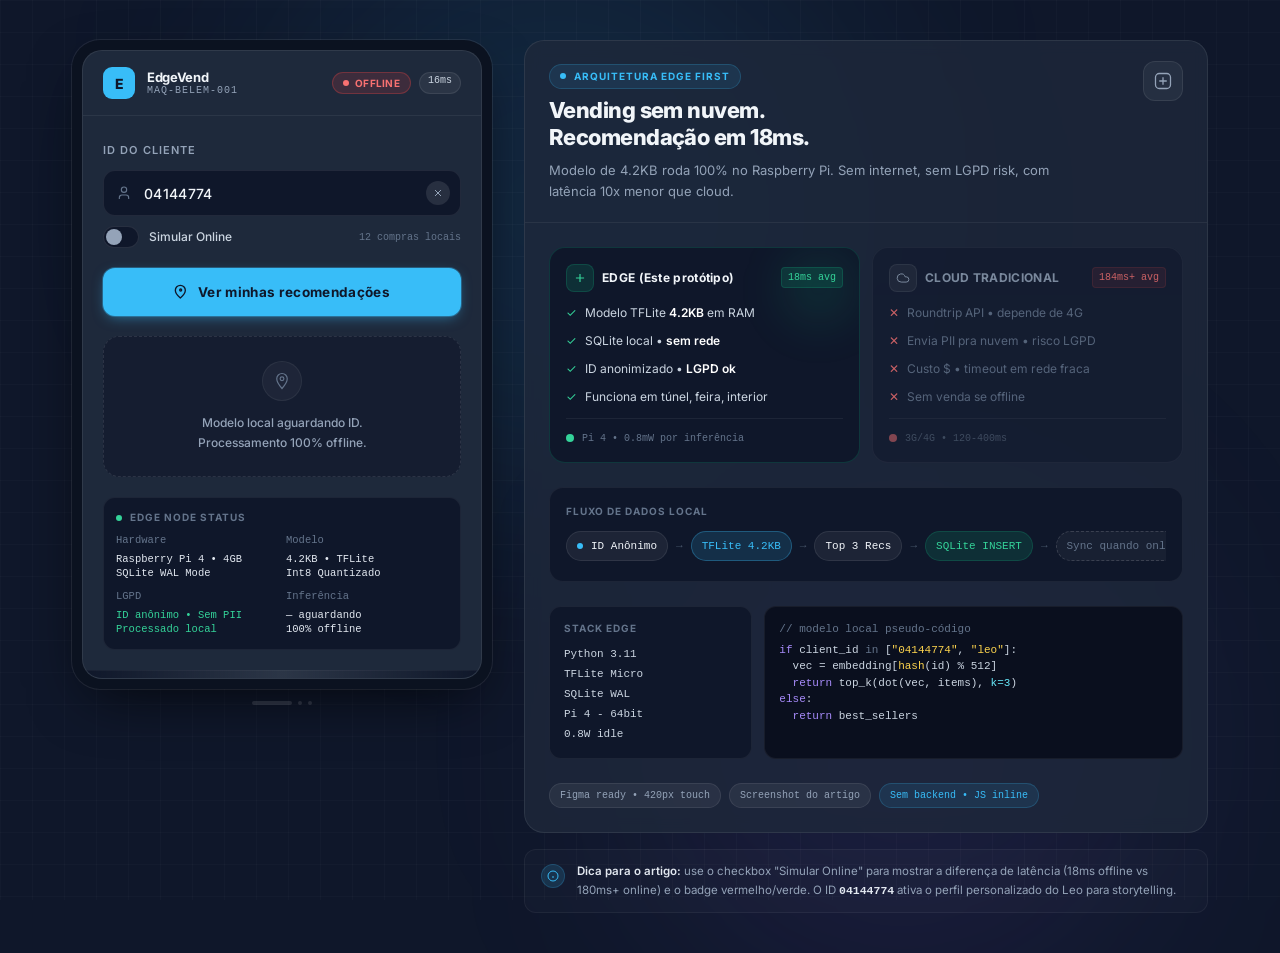
<file: index.html>
<!DOCTYPE html>
<html lang="en">
<head>
  <meta charset="UTF-8">
  <meta name="viewport" content="width=device-width, initial-scale=1">
  <title>React Artifact</title>
  <style>*,:after,:before{--tw-border-spacing-x:0;--tw-border-spacing-y:0;--tw-translate-x:0;--tw-translate-y:0;--tw-rotate:0;--tw-skew-x:0;--tw-skew-y:0;--tw-scale-x:1;--tw-scale-y:1;--tw-pan-x: ;--tw-pan-y: ;--tw-pinch-zoom: ;--tw-scroll-snap-strictness:proximity;--tw-gradient-from-position: ;--tw-gradient-via-position: ;--tw-gradient-to-position: ;--tw-ordinal: ;--tw-slashed-zero: ;--tw-numeric-figure: ;--tw-numeric-spacing: ;--tw-numeric-fraction: ;--tw-ring-inset: ;--tw-ring-offset-width:0px;--tw-ring-offset-color:#fff;--tw-ring-color:rgba(59,130,246,.5);--tw-ring-offset-shadow:0 0 #0000;--tw-ring-shadow:0 0 #0000;--tw-shadow:0 0 #0000;--tw-shadow-colored:0 0 #0000;--tw-blur: ;--tw-brightness: ;--tw-contrast: ;--tw-grayscale: ;--tw-hue-rotate: ;--tw-invert: ;--tw-saturate: ;--tw-sepia: ;--tw-drop-shadow: ;--tw-backdrop-blur: ;--tw-backdrop-brightness: ;--tw-backdrop-contrast: ;--tw-backdrop-grayscale: ;--tw-backdrop-hue-rotate: ;--tw-backdrop-invert: ;--tw-backdrop-opacity: ;--tw-backdrop-saturate: ;--tw-backdrop-sepia: ;--tw-contain-size: ;--tw-contain-layout: ;--tw-contain-paint: ;--tw-contain-style: }::backdrop{--tw-border-spacing-x:0;--tw-border-spacing-y:0;--tw-translate-x:0;--tw-translate-y:0;--tw-rotate:0;--tw-skew-x:0;--tw-skew-y:0;--tw-scale-x:1;--tw-scale-y:1;--tw-pan-x: ;--tw-pan-y: ;--tw-pinch-zoom: ;--tw-scroll-snap-strictness:proximity;--tw-gradient-from-position: ;--tw-gradient-via-position: ;--tw-gradient-to-position: ;--tw-ordinal: ;--tw-slashed-zero: ;--tw-numeric-figure: ;--tw-numeric-spacing: ;--tw-numeric-fraction: ;--tw-ring-inset: ;--tw-ring-offset-width:0px;--tw-ring-offset-color:#fff;--tw-ring-color:rgba(59,130,246,.5);--tw-ring-offset-shadow:0 0 #0000;--tw-ring-shadow:0 0 #0000;--tw-shadow:0 0 #0000;--tw-shadow-colored:0 0 #0000;--tw-blur: ;--tw-brightness: ;--tw-contrast: ;--tw-grayscale: ;--tw-hue-rotate: ;--tw-invert: ;--tw-saturate: ;--tw-sepia: ;--tw-drop-shadow: ;--tw-backdrop-blur: ;--tw-backdrop-brightness: ;--tw-backdrop-contrast: ;--tw-backdrop-grayscale: ;--tw-backdrop-hue-rotate: ;--tw-backdrop-invert: ;--tw-backdrop-opacity: ;--tw-backdrop-saturate: ;--tw-backdrop-sepia: ;--tw-contain-size: ;--tw-contain-layout: ;--tw-contain-paint: ;--tw-contain-style: }/*! tailwindcss v3.4.18 | MIT License | https://tailwindcss.com*/*,:after,:before{box-sizing:border-box;border:0 solid #e5e7eb}:after,:before{--tw-content:""}:host,html{line-height:1.5;-webkit-text-size-adjust:100%;-moz-tab-size:4;-o-tab-size:4;tab-size:4;font-family:ui-sans-serif,system-ui,sans-serif,Apple Color Emoji,Segoe UI Emoji,Segoe UI Symbol,Noto Color Emoji;font-feature-settings:normal;font-variation-settings:normal;-webkit-tap-highlight-color:transparent}body{line-height:inherit}hr{height:0;color:inherit;border-top-width:1px}abbr:where([title]){-webkit-text-decoration:underline dotted;text-decoration:underline dotted}h1,h2,h3,h4,h5,h6{font-size:inherit;font-weight:inherit}a{color:inherit;text-decoration:inherit}b,strong{font-weight:bolder}code,kbd,pre,samp{font-family:ui-monospace,SFMono-Regular,Menlo,Monaco,Consolas,Liberation Mono,Courier New,monospace;font-feature-settings:normal;font-variation-settings:normal;font-size:1em}small{font-size:80%}sub,sup{font-size:75%;line-height:0;position:relative;vertical-align:baseline}sub{bottom:-.25em}sup{top:-.5em}table{text-indent:0;border-color:inherit;border-collapse:collapse}button,input,optgroup,select,textarea{font-family:inherit;font-feature-settings:inherit;font-variation-settings:inherit;font-size:100%;font-weight:inherit;line-height:inherit;letter-spacing:inherit;color:inherit;margin:0;padding:0}button,select{text-transform:none}button,input:where([type=button]),input:where([type=reset]),input:where([type=submit]){-webkit-appearance:button;background-color:transparent;background-image:none}:-moz-focusring{outline:auto}:-moz-ui-invalid{box-shadow:none}progress{vertical-align:baseline}::-webkit-inner-spin-button,::-webkit-outer-spin-button{height:auto}[type=search]{-webkit-appearance:textfield;outline-offset:-2px}::-webkit-search-decoration{-webkit-appearance:none}::-webkit-file-upload-button{-webkit-appearance:button;font:inherit}summary{display:list-item}blockquote,dd,dl,figure,h1,h2,h3,h4,h5,h6,hr,p,pre{margin:0}fieldset{margin:0}fieldset,legend{padding:0}menu,ol,ul{list-style:none;margin:0;padding:0}dialog{padding:0}textarea{resize:vertical}input::-moz-placeholder,textarea::-moz-placeholder{opacity:1;color:#9ca3af}input::placeholder,textarea::placeholder{opacity:1;color:#9ca3af}[role=button],button{cursor:pointer}:disabled{cursor:default}audio,canvas,embed,iframe,img,object,svg,video{display:block;vertical-align:middle}img,video{max-width:100%;height:auto}[hidden]:where(:not([hidden=until-found])){display:none}.sr-only{position:absolute;width:1px;height:1px;padding:0;margin:-1px;overflow:hidden;clip:rect(0,0,0,0);white-space:nowrap;border-width:0}.pointer-events-none{pointer-events:none}.pointer-events-auto{pointer-events:auto}.fixed{position:fixed}.absolute{position:absolute}.relative{position:relative}.inset-0{inset:0}.-right-2{right:-.5rem}.-top-2{top:-.5rem}.bottom-6{bottom:1.5rem}.bottom-\[-10\%\]{bottom:-10%}.left-1\/2{left:50%}.left-3{left:.75rem}.left-\[20\%\]{left:20%}.left-\[3px\]{left:3px}.right-0{right:0}.right-2\.5{right:.625rem}.right-\[10\%\]{right:10%}.top-0{top:0}.top-1\/2{top:50%}.top-\[-10\%\]{top:-10%}.top-\[3px\]{top:3px}.z-10{z-index:10}.z-50{z-index:50}.mx-auto{margin-left:auto;margin-right:auto}.mb-1{margin-bottom:.25rem}.mb-2{margin-bottom:.5rem}.mb-3{margin-bottom:.75rem}.ml-auto{margin-left:auto}.mt-0\.5{margin-top:.125rem}.mt-2{margin-top:.5rem}.mt-2\.5{margin-top:.625rem}.mt-3{margin-top:.75rem}.mt-4{margin-top:1rem}.inline-block{display:inline-block}.inline{display:inline}.flex{display:flex}.inline-flex{display:inline-flex}.grid{display:grid}.hidden{display:none}.h-1{height:.25rem}.h-1\.5{height:.375rem}.h-10{height:2.5rem}.h-2{height:.5rem}.h-20{height:5rem}.h-3{height:.75rem}.h-4{height:1rem}.h-5{height:1.25rem}.h-6{height:1.5rem}.h-7{height:1.75rem}.h-8{height:2rem}.h-\[16px\]{height:16px}.h-\[22px\]{height:22px}.h-\[28px\]{height:28px}.h-\[44px\]{height:44px}.h-\[48px\]{height:48px}.h-\[500px\]{height:500px}.h-\[600px\]{height:600px}.min-h-screen{min-height:100vh}.w-1{width:.25rem}.w-1\.5{width:.375rem}.w-10{width:2.5rem}.w-2{width:.5rem}.w-20{width:5rem}.w-4{width:1rem}.w-6{width:1.5rem}.w-7{width:1.75rem}.w-8{width:2rem}.w-\[16px\]{width:16px}.w-\[36px\]{width:36px}.w-\[48px\]{width:48px}.w-\[500px\]{width:500px}.w-\[600px\]{width:600px}.w-full{width:100%}.min-w-0{min-width:0}.max-w-\[1200px\]{max-width:1200px}.max-w-\[520px\]{max-width:520px}.flex-1{flex:1 1 0%}.shrink-0{flex-shrink:0}.-translate-x-1\/2{--tw-translate-x:-50%}.-translate-x-1\/2,.-translate-y-1\/2{transform:translate(var(--tw-translate-x),var(--tw-translate-y)) rotate(var(--tw-rotate)) skewX(var(--tw-skew-x)) skewY(var(--tw-skew-y)) scaleX(var(--tw-scale-x)) scaleY(var(--tw-scale-y))}.-translate-y-1\/2{--tw-translate-y:-50%}.transform{transform:translate(var(--tw-translate-x),var(--tw-translate-y)) rotate(var(--tw-rotate)) skewX(var(--tw-skew-x)) skewY(var(--tw-skew-y)) scaleX(var(--tw-scale-x)) scaleY(var(--tw-scale-y))}.animate-\[fadeIn_0\.35s_ease\]{animation:fadeIn .35s ease}.animate-\[slideUp_0\.35s_cubic-bezier\(0\.16\2c 1\2c 0\.3\2c 1\)\]{animation:slideUp .35s cubic-bezier(.16,1,.3,1)}@keyframes pulse{50%{opacity:.5}}.animate-pulse{animation:pulse 2s cubic-bezier(.4,0,.6,1) infinite}@keyframes spin{to{transform:rotate(1turn)}}.animate-spin{animation:spin 1s linear infinite}.cursor-pointer{cursor:pointer}.grid-cols-1{grid-template-columns:repeat(1,minmax(0,1fr))}.grid-cols-2{grid-template-columns:repeat(2,minmax(0,1fr))}.flex-col{flex-direction:column}.flex-wrap{flex-wrap:wrap}.items-start{align-items:flex-start}.items-center{align-items:center}.justify-center{justify-content:center}.justify-between{justify-content:space-between}.gap-1{gap:.25rem}.gap-1\.5{gap:.375rem}.gap-2{gap:.5rem}.gap-2\.5{gap:.625rem}.gap-3{gap:.75rem}.gap-3\.5{gap:.875rem}.gap-4{gap:1rem}.gap-6{gap:1.5rem}.space-y-1>:not([hidden])~:not([hidden]){--tw-space-y-reverse:0;margin-top:calc(.25rem*(1 - var(--tw-space-y-reverse)));margin-bottom:calc(.25rem*var(--tw-space-y-reverse))}.space-y-2>:not([hidden])~:not([hidden]){--tw-space-y-reverse:0;margin-top:calc(.5rem*(1 - var(--tw-space-y-reverse)));margin-bottom:calc(.5rem*var(--tw-space-y-reverse))}.space-y-2\.5>:not([hidden])~:not([hidden]){--tw-space-y-reverse:0;margin-top:calc(.625rem*(1 - var(--tw-space-y-reverse)));margin-bottom:calc(.625rem*var(--tw-space-y-reverse))}.space-y-3>:not([hidden])~:not([hidden]){--tw-space-y-reverse:0;margin-top:calc(.75rem*(1 - var(--tw-space-y-reverse)));margin-bottom:calc(.75rem*var(--tw-space-y-reverse))}.space-y-5>:not([hidden])~:not([hidden]){--tw-space-y-reverse:0;margin-top:calc(1.25rem*(1 - var(--tw-space-y-reverse)));margin-bottom:calc(1.25rem*var(--tw-space-y-reverse))}.space-y-6>:not([hidden])~:not([hidden]){--tw-space-y-reverse:0;margin-top:calc(1.5rem*(1 - var(--tw-space-y-reverse)));margin-bottom:calc(1.5rem*var(--tw-space-y-reverse))}.overflow-hidden{overflow:hidden}.overflow-x-auto{overflow-x:auto}.truncate{overflow:hidden;text-overflow:ellipsis;white-space:nowrap}.rounded{border-radius:.25rem}.rounded-\[10px\]{border-radius:10px}.rounded-\[12px\]{border-radius:12px}.rounded-\[14px\]{border-radius:14px}.rounded-\[16px\]{border-radius:16px}.rounded-\[20px\]{border-radius:20px}.rounded-\[28px\]{border-radius:28px}.rounded-\[8px\]{border-radius:8px}.rounded-\[9px\]{border-radius:9px}.rounded-full{border-radius:9999px}.border{border-width:1px}.border-\[2\.5px\]{border-width:2.5px}.border-b{border-bottom-width:1px}.border-t{border-top-width:1px}.border-dashed{border-style:dashed}.border-\[\#0f172a\]\/30{border-color:rgba(15,23,42,.3)}.border-\[\#38bdf8\]\/20{border-color:rgba(56,189,248,.2)}.border-\[\#38bdf8\]\/30{border-color:rgba(56,189,248,.3)}.border-\[\#38bdf8\]\/50{border-color:rgba(56,189,248,.5)}.border-emerald-500\/20{border-color:rgba(16,185,129,.2)}.border-emerald-500\/30{border-color:rgba(16,185,129,.3)}.border-red-500\/15{border-color:rgba(239,68,68,.15)}.border-red-500\/30{border-color:rgba(239,68,68,.3)}.border-white\/10{border-color:hsla(0,0%,100%,.1)}.border-white\/15{border-color:hsla(0,0%,100%,.15)}.border-white\/5{border-color:hsla(0,0%,100%,.05)}.border-white\/\[0\.04\]{border-color:hsla(0,0%,100%,.04)}.border-white\/\[0\.06\]{border-color:hsla(0,0%,100%,.06)}.border-white\/\[0\.08\]{border-color:hsla(0,0%,100%,.08)}.border-t-\[\#0f172a\]{--tw-border-opacity:1;border-top-color:rgb(15 23 42/var(--tw-border-opacity,1))}.bg-\[\#0a0f1e\]{--tw-bg-opacity:1;background-color:rgb(10 15 30/var(--tw-bg-opacity,1))}.bg-\[\#0b1220\]{--tw-bg-opacity:1;background-color:rgb(11 18 32/var(--tw-bg-opacity,1))}.bg-\[\#0f172a\]{--tw-bg-opacity:1;background-color:rgb(15 23 42/var(--tw-bg-opacity,1))}.bg-\[\#0f172a\]\/60{background-color:rgba(15,23,42,.6)}.bg-\[\#1e293b\]{--tw-bg-opacity:1;background-color:rgb(30 41 59/var(--tw-bg-opacity,1))}.bg-\[\#1e293b\]\/80{background-color:rgba(30,41,59,.8)}.bg-\[\#38bdf8\]{--tw-bg-opacity:1;background-color:rgb(56 189 248/var(--tw-bg-opacity,1))}.bg-\[\#38bdf8\]\/10{background-color:rgba(56,189,248,.1)}.bg-\[\#38bdf8\]\/15{background-color:rgba(56,189,248,.15)}.bg-emerald-400{--tw-bg-opacity:1;background-color:rgb(52 211 153/var(--tw-bg-opacity,1))}.bg-emerald-500\/10{background-color:rgba(16,185,129,.1)}.bg-emerald-500\/15{background-color:rgba(16,185,129,.15)}.bg-red-400{--tw-bg-opacity:1;background-color:rgb(248 113 113/var(--tw-bg-opacity,1))}.bg-red-400\/60{background-color:hsla(0,91%,71%,.6)}.bg-red-500\/10{background-color:rgba(239,68,68,.1)}.bg-red-500\/15{background-color:rgba(239,68,68,.15)}.bg-slate-400{--tw-bg-opacity:1;background-color:rgb(148 163 184/var(--tw-bg-opacity,1))}.bg-transparent{background-color:transparent}.bg-violet-500\/10{background-color:rgba(139,92,246,.1)}.bg-white{--tw-bg-opacity:1;background-color:rgb(255 255 255/var(--tw-bg-opacity,1))}.bg-white\/10{background-color:hsla(0,0%,100%,.1)}.bg-white\/\[0\.02\]{background-color:hsla(0,0%,100%,.02)}.bg-white\/\[0\.04\]{background-color:hsla(0,0%,100%,.04)}.bg-white\/\[0\.05\]{background-color:hsla(0,0%,100%,.05)}.bg-white\/\[0\.06\]{background-color:hsla(0,0%,100%,.06)}.bg-\[linear-gradient\(rgba\(255\2c 255\2c 255\2c 0\.02\)_1px\2c transparent_1px\)\2c linear-gradient\(90deg\2c rgba\(255\2c 255\2c 255\2c 0\.02\)_1px\2c transparent_1px\)\]{background-image:linear-gradient(hsla(0,0%,100%,.02) 1px,transparent 0),linear-gradient(90deg,hsla(0,0%,100%,.02) 1px,transparent 0)}.bg-gradient-to-br{background-image:linear-gradient(to bottom right,var(--tw-gradient-stops))}.bg-gradient-to-r{background-image:linear-gradient(to right,var(--tw-gradient-stops))}.from-\[\#0f172a\]{--tw-gradient-from:#0f172a var(--tw-gradient-from-position);--tw-gradient-to:rgba(15,23,42,0) var(--tw-gradient-to-position);--tw-gradient-stops:var(--tw-gradient-from),var(--tw-gradient-to)}.from-white\/\[0\.08\]{--tw-gradient-from:hsla(0,0%,100%,.08) var(--tw-gradient-from-position);--tw-gradient-to:hsla(0,0%,100%,0) var(--tw-gradient-to-position);--tw-gradient-stops:var(--tw-gradient-from),var(--tw-gradient-to)}.via-white\/\[0\.06\]{--tw-gradient-to:hsla(0,0%,100%,0) var(--tw-gradient-to-position);--tw-gradient-stops:var(--tw-gradient-from),hsla(0,0%,100%,.06) var(--tw-gradient-via-position),var(--tw-gradient-to)}.to-\[\#0f172a\]{--tw-gradient-to:#0f172a var(--tw-gradient-to-position)}.to-white\/\[0\.02\]{--tw-gradient-to:hsla(0,0%,100%,.02) var(--tw-gradient-to-position)}.bg-\[size\:32px_32px\]{background-size:32px 32px}.p-3{padding:.75rem}.p-3\.5{padding:.875rem}.p-4{padding:1rem}.p-5{padding:1.25rem}.p-6{padding:1.5rem}.p-\[10px\]{padding:10px}.px-1\.5{padding-left:.375rem;padding-right:.375rem}.px-2{padding-left:.5rem;padding-right:.5rem}.px-2\.5{padding-left:.625rem;padding-right:.625rem}.px-3{padding-left:.75rem;padding-right:.75rem}.px-4{padding-left:1rem;padding-right:1rem}.px-5{padding-left:1.25rem;padding-right:1.25rem}.px-6{padding-left:1.5rem;padding-right:1.5rem}.py-0\.5{padding-top:.125rem;padding-bottom:.125rem}.py-1{padding-top:.25rem;padding-bottom:.25rem}.py-1\.5{padding-top:.375rem;padding-bottom:.375rem}.py-3{padding-top:.75rem;padding-bottom:.75rem}.py-4{padding-top:1rem;padding-bottom:1rem}.py-5{padding-top:1.25rem;padding-bottom:1.25rem}.py-6{padding-top:1.5rem;padding-bottom:1.5rem}.pb-1{padding-bottom:.25rem}.pl-10{padding-left:2.5rem}.pr-2{padding-right:.5rem}.pr-3{padding-right:.75rem}.pt-3{padding-top:.75rem}.text-center{text-align:center}.font-mono{font-family:ui-monospace,SFMono-Regular,Menlo,Monaco,Consolas,Liberation Mono,Courier New,monospace}.text-\[10\.5px\]{font-size:10.5px}.text-\[10px\]{font-size:10px}.text-\[11\.5px\]{font-size:11.5px}.text-\[11px\]{font-size:11px}.text-\[12px\]{font-size:12px}.text-\[13\.5px\]{font-size:13.5px}.text-\[13px\]{font-size:13px}.text-\[14px\]{font-size:14px}.text-\[22px\]{font-size:22px}.text-\[9px\]{font-size:9px}.font-bold{font-weight:700}.font-extrabold{font-weight:800}.font-medium{font-weight:500}.font-semibold{font-weight:600}.uppercase{text-transform:uppercase}.leading-5{line-height:1.25rem}.leading-\[1\.4\]{line-height:1.4}.leading-\[1\.5\]{line-height:1.5}.leading-\[1\.6\]{line-height:1.6}.leading-relaxed{line-height:1.625}.leading-tight{line-height:1.25}.tracking-tight{letter-spacing:-.025em}.tracking-wide{letter-spacing:.025em}.tracking-widest{letter-spacing:.1em}.text-\[\#0f172a\]{--tw-text-opacity:1;color:rgb(15 23 42/var(--tw-text-opacity,1))}.text-\[\#38bdf8\]{--tw-text-opacity:1;color:rgb(56 189 248/var(--tw-text-opacity,1))}.text-amber-300{--tw-text-opacity:1;color:rgb(252 211 77/var(--tw-text-opacity,1))}.text-cyan-300{--tw-text-opacity:1;color:rgb(103 232 249/var(--tw-text-opacity,1))}.text-emerald-400{--tw-text-opacity:1;color:rgb(52 211 153/var(--tw-text-opacity,1))}.text-red-400{--tw-text-opacity:1;color:rgb(248 113 113/var(--tw-text-opacity,1))}.text-slate-100{--tw-text-opacity:1;color:rgb(241 245 249/var(--tw-text-opacity,1))}.text-slate-200{--tw-text-opacity:1;color:rgb(226 232 240/var(--tw-text-opacity,1))}.text-slate-300{--tw-text-opacity:1;color:rgb(203 213 225/var(--tw-text-opacity,1))}.text-slate-400{--tw-text-opacity:1;color:rgb(148 163 184/var(--tw-text-opacity,1))}.text-slate-500{--tw-text-opacity:1;color:rgb(100 116 139/var(--tw-text-opacity,1))}.text-slate-600{--tw-text-opacity:1;color:rgb(71 85 105/var(--tw-text-opacity,1))}.text-violet-400{--tw-text-opacity:1;color:rgb(167 139 250/var(--tw-text-opacity,1))}.text-white{--tw-text-opacity:1;color:rgb(255 255 255/var(--tw-text-opacity,1))}.opacity-80{opacity:.8}.shadow-\[0_0_0_1px_rgba\(255\2c 255\2c 255\2c 0\.08\)\2c 0_20px_60px_-20px_rgba\(0\2c 0\2c 0\2c 0\.8\)\]{--tw-shadow:0 0 0 1px hsla(0,0%,100%,.08),0 20px 60px -20px rgba(0,0,0,.8);--tw-shadow-colored:0 0 0 1px var(--tw-shadow-color),0 20px 60px -20px var(--tw-shadow-color);box-shadow:var(--tw-ring-offset-shadow,0 0 #0000),var(--tw-ring-shadow,0 0 #0000),var(--tw-shadow)}.shadow-\[0_0_0_1px_rgba\(56\2c 189\2c 248\2c 0\.3\)\2c 0_4px_14px_-4px_rgba\(56\2c 189\2c 248\2c 0\.6\)\]{--tw-shadow:0 0 0 1px rgba(56,189,248,.3),0 4px 14px -4px rgba(56,189,248,.6);--tw-shadow-colored:0 0 0 1px var(--tw-shadow-color),0 4px 14px -4px var(--tw-shadow-color);box-shadow:var(--tw-ring-offset-shadow,0 0 #0000),var(--tw-ring-shadow,0 0 #0000),var(--tw-shadow)}.shadow-\[0_0_0_3px_rgba\(56\2c 189\2c 248\2c 0\.15\)\]{--tw-shadow:0 0 0 3px rgba(56,189,248,.15);--tw-shadow-colored:0 0 0 3px var(--tw-shadow-color);box-shadow:var(--tw-ring-offset-shadow,0 0 #0000),var(--tw-ring-shadow,0 0 #0000),var(--tw-shadow)}.shadow-\[0_10px_40px_-10px_rgba\(0\2c 0\2c 0\2c 0\.8\)\2c 0_0_0_1px_rgba\(255\2c 255\2c 255\2c 0\.1\)\]{--tw-shadow:0 10px 40px -10px rgba(0,0,0,.8),0 0 0 1px hsla(0,0%,100%,.1);--tw-shadow-colored:0 10px 40px -10px var(--tw-shadow-color),0 0 0 1px var(--tw-shadow-color);box-shadow:var(--tw-ring-offset-shadow,0 0 #0000),var(--tw-ring-shadow,0 0 #0000),var(--tw-shadow)}.shadow-lg{--tw-shadow:0 10px 15px -3px rgba(0,0,0,.1),0 4px 6px -4px rgba(0,0,0,.1);--tw-shadow-colored:0 10px 15px -3px var(--tw-shadow-color),0 4px 6px -4px var(--tw-shadow-color)}.shadow-lg,.shadow-sm{box-shadow:var(--tw-ring-offset-shadow,0 0 #0000),var(--tw-ring-shadow,0 0 #0000),var(--tw-shadow)}.shadow-sm{--tw-shadow:0 1px 2px 0 rgba(0,0,0,.05);--tw-shadow-colored:0 1px 2px 0 var(--tw-shadow-color)}.outline-none{outline:2px solid transparent;outline-offset:2px}.blur-\[120px\]{--tw-blur:blur(120px)}.blur-\[120px\],.blur-\[20px\]{filter:var(--tw-blur) var(--tw-brightness) var(--tw-contrast) var(--tw-grayscale) var(--tw-hue-rotate) var(--tw-invert) var(--tw-saturate) var(--tw-sepia) var(--tw-drop-shadow)}.blur-\[20px\]{--tw-blur:blur(20px)}.backdrop-blur{--tw-backdrop-blur:blur(8px);backdrop-filter:var(--tw-backdrop-blur) var(--tw-backdrop-brightness) var(--tw-backdrop-contrast) var(--tw-backdrop-grayscale) var(--tw-backdrop-hue-rotate) var(--tw-backdrop-invert) var(--tw-backdrop-opacity) var(--tw-backdrop-saturate) var(--tw-backdrop-sepia)}.transition-all{transition-property:all;transition-timing-function:cubic-bezier(.4,0,.2,1);transition-duration:.15s}.transition-colors{transition-property:color,background-color,border-color,text-decoration-color,fill,stroke;transition-timing-function:cubic-bezier(.4,0,.2,1);transition-duration:.15s}#root,body,html{min-height:100%}body{margin:0;font-family:Inter,ui-sans-serif,system-ui,-apple-system,BlinkMacSystemFont,Segoe UI,sans-serif}[role=button]:not([aria-disabled=true]),button:not(:disabled),label[for],select:not(:disabled),summary{cursor:pointer}.selection\:bg-\[\#38bdf8\]\/30 ::-moz-selection{background-color:rgba(56,189,248,.3)}.selection\:bg-\[\#38bdf8\]\/30 ::selection{background-color:rgba(56,189,248,.3)}.selection\:bg-\[\#38bdf8\]\/30::-moz-selection{background-color:rgba(56,189,248,.3)}.selection\:bg-\[\#38bdf8\]\/30::selection{background-color:rgba(56,189,248,.3)}.placeholder\:text-slate-600::-moz-placeholder{--tw-text-opacity:1;color:rgb(71 85 105/var(--tw-text-opacity,1))}.placeholder\:text-slate-600::placeholder{--tw-text-opacity:1;color:rgb(71 85 105/var(--tw-text-opacity,1))}.hover\:border-white\/\[0\.12\]:hover{border-color:hsla(0,0%,100%,.12)}.hover\:bg-\[\#101c33\]:hover{--tw-bg-opacity:1;background-color:rgb(16 28 51/var(--tw-bg-opacity,1))}.hover\:bg-\[\#22b0f0\]:hover{--tw-bg-opacity:1;background-color:rgb(34 176 240/var(--tw-bg-opacity,1))}.hover\:bg-slate-100:hover{--tw-bg-opacity:1;background-color:rgb(241 245 249/var(--tw-bg-opacity,1))}.hover\:bg-white\/15:hover{background-color:hsla(0,0%,100%,.15)}.active\:scale-\[0\.97\]:active{--tw-scale-x:0.97;--tw-scale-y:0.97;transform:translate(var(--tw-translate-x),var(--tw-translate-y)) rotate(var(--tw-rotate)) skewX(var(--tw-skew-x)) skewY(var(--tw-skew-y)) scaleX(var(--tw-scale-x)) scaleY(var(--tw-scale-y))}.active\:bg-\[\#0ea5e9\]:active{--tw-bg-opacity:1;background-color:rgb(14 165 233/var(--tw-bg-opacity,1))}.disabled\:cursor-not-allowed:disabled{cursor:not-allowed}.disabled\:opacity-50:disabled{opacity:.5}.group:hover .group-hover\:text-slate-100{--tw-text-opacity:1;color:rgb(241 245 249/var(--tw-text-opacity,1))}.peer:checked~.peer-checked\:translate-x-\[14px\]{--tw-translate-x:14px;transform:translate(var(--tw-translate-x),var(--tw-translate-y)) rotate(var(--tw-rotate)) skewX(var(--tw-skew-x)) skewY(var(--tw-skew-y)) scaleX(var(--tw-scale-x)) scaleY(var(--tw-scale-y))}.peer:checked~.peer-checked\:border-\[\#38bdf8\]\/40{border-color:rgba(56,189,248,.4)}.peer:checked~.peer-checked\:bg-\[\#38bdf8\]{--tw-bg-opacity:1;background-color:rgb(56 189 248/var(--tw-bg-opacity,1))}.peer:checked~.peer-checked\:bg-\[\#38bdf8\]\/20{background-color:rgba(56,189,248,.2)}@media (min-width:768px){.md\:col-span-2{grid-column:span 2/span 2}.md\:flex{display:flex}.md\:grid-cols-2{grid-template-columns:repeat(2,minmax(0,1fr))}.md\:grid-cols-3{grid-template-columns:repeat(3,minmax(0,1fr))}.md\:px-8{padding-left:2rem;padding-right:2rem}.md\:py-10{padding-top:2.5rem;padding-bottom:2.5rem}}@media (min-width:1024px){.lg\:mx-0{margin-left:0;margin-right:0}.lg\:w-\[420px\]{width:420px}.lg\:flex-1{flex:1 1 0%}.lg\:flex-row{flex-direction:row}.lg\:gap-8{gap:2rem}}</style>
</head>
<body>
  <div id="root"></div>
  
  <script type="module">var $c=Object.create;var{getPrototypeOf:Qc,defineProperty:Rl,getOwnPropertyNames:Hc}=Object;var Kc=Object.prototype.hasOwnProperty;var vn=(e,n,t)=>{t=e!=null?$c(Qc(e)):{};let r=n||!e||!e.__esModule?Rl(t,"default",{value:e,enumerable:!0}):t;for(let l of Hc(e))if(!Kc.call(r,l))Rl(r,l,{get:()=>e[l],enumerable:!0});return r};var ir=(e,n)=>()=>(n||e((n={exports:{}}).exports,n),n.exports);var Yc=(e,n)=>{for(var t in n)Rl(e,t,{get:n[t],enumerable:!0,configurable:!0,set:(r)=>n[t]=()=>r})};var Xc=(e,n)=>()=>(e&&(n=e(e=0)),n);var ft=ir((cf)=>{var ct=Symbol.for("react.element"),Gc=Symbol.for("react.portal"),Zc=Symbol.for("react.fragment"),Jc=Symbol.for("react.strict_mode"),qc=Symbol.for("react.profiler"),jc=Symbol.for("react.provider"),bc=Symbol.for("react.context"),ef=Symbol.for("react.forward_ref"),nf=Symbol.for("react.suspense"),tf=Symbol.for("react.memo"),rf=Symbol.for("react.lazy"),ei=Symbol.iterator;function lf(e){if(e===null||typeof e!=="object")return null;return e=ei&&e[ei]||e["@@iterator"],typeof e==="function"?e:null}var ri={isMounted:function(){return!1},enqueueForceUpdate:function(){},enqueueReplaceState:function(){},enqueueSetState:function(){}},li=Object.assign,oi={};function Dn(e,n,t){this.props=e,this.context=n,this.refs=oi,this.updater=t||ri}Dn.prototype.isReactComponent={};Dn.prototype.setState=function(e,n){if(typeof e!=="object"&&typeof e!=="function"&&e!=null)throw Error("setState(...): takes an object of state variables to update or a function which returns an object of state variables.");this.updater.enqueueSetState(this,e,n,"setState")};Dn.prototype.forceUpdate=function(e){this.updater.enqueueForceUpdate(this,e,"forceUpdate")};function ui(){}ui.prototype=Dn.prototype;function Il(e,n,t){this.props=e,this.context=n,this.refs=oi,this.updater=t||ri}var Dl=Il.prototype=new ui;Dl.constructor=Il;li(Dl,Dn.prototype);Dl.isPureReactComponent=!0;var ni=Array.isArray,ii=Object.prototype.hasOwnProperty,Fl={current:null},ai={key:!0,ref:!0,__self:!0,__source:!0};function si(e,n,t){var r,l={},o=null,u=null;if(n!=null)for(r in n.ref!==void 0&&(u=n.ref),n.key!==void 0&&(o=""+n.key),n)ii.call(n,r)&&!ai.hasOwnProperty(r)&&(l[r]=n[r]);var i=arguments.length-2;if(i===1)l.children=t;else if(1<i){for(var a=Array(i),c=0;c<i;c++)a[c]=arguments[c+2];l.children=a}if(e&&e.defaultProps)for(r in i=e.defaultProps,i)l[r]===void 0&&(l[r]=i[r]);return{$$typeof:ct,type:e,key:o,ref:u,props:l,_owner:Fl.current}}function of(e,n){return{$$typeof:ct,type:e.type,key:n,ref:e.ref,props:e.props,_owner:e._owner}}function Ol(e){return typeof e==="object"&&e!==null&&e.$$typeof===ct}function uf(e){var n={"=":"=0",":":"=2"};return"$"+e.replace(/[=:]/g,function(t){return n[t]})}var ti=/\/+/g;function Ml(e,n){return typeof e==="object"&&e!==null&&e.key!=null?uf(""+e.key):n.toString(36)}function sr(e,n,t,r,l){var o=typeof e;if(o==="undefined"||o==="boolean")e=null;var u=!1;if(e===null)u=!0;else switch(o){case"string":case"number":u=!0;break;case"object":switch(e.$$typeof){case ct:case Gc:u=!0}}if(u)return u=e,l=l(u),e=r===""?"."+Ml(u,0):r,ni(l)?(t="",e!=null&&(t=e.replace(ti,"$&/")+"/"),sr(l,n,t,"",function(c){return c})):l!=null&&(Ol(l)&&(l=of(l,t+(!l.key||u&&u.key===l.key?"":(""+l.key).replace(ti,"$&/")+"/")+e)),n.push(l)),1;if(u=0,r=r===""?".":r+":",ni(e))for(var i=0;i<e.length;i++){o=e[i];var a=r+Ml(o,i);u+=sr(o,n,t,a,l)}else if(a=lf(e),typeof a==="function")for(e=a.call(e),i=0;!(o=e.next()).done;)o=o.value,a=r+Ml(o,i++),u+=sr(o,n,t,a,l);else if(o==="object")throw n=String(e),Error("Objects are not valid as a React child (found: "+(n==="[object Object]"?"object with keys {"+Object.keys(e).join(", ")+"}":n)+"). If you meant to render a collection of children, use an array instead.");return u}function ar(e,n,t){if(e==null)return e;var r=[],l=0;return sr(e,r,"","",function(o){return n.call(t,o,l++)}),r}function af(e){if(e._status===-1){var n=e._result;n=n(),n.then(function(t){if(e._status===0||e._status===-1)e._status=1,e._result=t},function(t){if(e._status===0||e._status===-1)e._status=2,e._result=t}),e._status===-1&&(e._status=0,e._result=n)}if(e._status===1)return e._result.default;throw e._result}var te={current:null},cr={transition:null},sf={ReactCurrentDispatcher:te,ReactCurrentBatchConfig:cr,ReactCurrentOwner:Fl};function ci(){throw Error("act(...) is not supported in production builds of React.")}cf.Children={map:ar,forEach:function(e,n,t){ar(e,function(){n.apply(this,arguments)},t)},count:function(e){var n=0;return ar(e,function(){n++}),n},toArray:function(e){return ar(e,function(n){return n})||[]},only:function(e){if(!Ol(e))throw Error("React.Children.only expected to receive a single React element child.");return e}};cf.Component=Dn;cf.Fragment=Zc;cf.Profiler=qc;cf.PureComponent=Il;cf.StrictMode=Jc;cf.Suspense=nf;cf.__SECRET_INTERNALS_DO_NOT_USE_OR_YOU_WILL_BE_FIRED=sf;cf.act=ci;cf.cloneElement=function(e,n,t){if(e===null||e===void 0)throw Error("React.cloneElement(...): The argument must be a React element, but you passed "+e+".");var r=li({},e.props),l=e.key,o=e.ref,u=e._owner;if(n!=null){if(n.ref!==void 0&&(o=n.ref,u=Fl.current),n.key!==void 0&&(l=""+n.key),e.type&&e.type.defaultProps)var i=e.type.defaultProps;for(a in n)ii.call(n,a)&&!ai.hasOwnProperty(a)&&(r[a]=n[a]===void 0&&i!==void 0?i[a]:n[a])}var a=arguments.length-2;if(a===1)r.children=t;else if(1<a){i=Array(a);for(var c=0;c<a;c++)i[c]=arguments[c+2];r.children=i}return{$$typeof:ct,type:e.type,key:l,ref:o,props:r,_owner:u}};cf.createContext=function(e){return e={$$typeof:bc,_currentValue:e,_currentValue2:e,_threadCount:0,Provider:null,Consumer:null,_defaultValue:null,_globalName:null},e.Provider={$$typeof:jc,_context:e},e.Consumer=e};cf.createElement=si;cf.createFactory=function(e){var n=si.bind(null,e);return n.type=e,n};cf.createRef=function(){return{current:null}};cf.forwardRef=function(e){return{$$typeof:ef,render:e}};cf.isValidElement=Ol;cf.lazy=function(e){return{$$typeof:rf,_payload:{_status:-1,_result:e},_init:af}};cf.memo=function(e,n){return{$$typeof:tf,type:e,compare:n===void 0?null:n}};cf.startTransition=function(e){var n=cr.transition;cr.transition={};try{e()}finally{cr.transition=n}};cf.unstable_act=ci;cf.useCallback=function(e,n){return te.current.useCallback(e,n)};cf.useContext=function(e){return te.current.useContext(e)};cf.useDebugValue=function(){};cf.useDeferredValue=function(e){return te.current.useDeferredValue(e)};cf.useEffect=function(e,n){return te.current.useEffect(e,n)};cf.useId=function(){return te.current.useId()};cf.useImperativeHandle=function(e,n,t){return te.current.useImperativeHandle(e,n,t)};cf.useInsertionEffect=function(e,n){return te.current.useInsertionEffect(e,n)};cf.useLayoutEffect=function(e,n){return te.current.useLayoutEffect(e,n)};cf.useMemo=function(e,n){return te.current.useMemo(e,n)};cf.useReducer=function(e,n,t){return te.current.useReducer(e,n,t)};cf.useRef=function(e){return te.current.useRef(e)};cf.useState=function(e){return te.current.useState(e)};cf.useSyncExternalStore=function(e,n,t){return te.current.useSyncExternalStore(e,n,t)};cf.useTransition=function(){return te.current.useTransition()};cf.version="18.3.1"});var yi=ir((Gf)=>{function Ul(e,n){var t=e.length;e.push(n);e:for(;0<t;){var r=t-1>>>1,l=e[r];if(0<fr(l,n))e[r]=n,e[t]=l,t=r;else break e}}function Ce(e){return e.length===0?null:e[0]}function hr(e){if(e.length===0)return null;var n=e[0],t=e.pop();if(t!==n){e[0]=t;e:for(var r=0,l=e.length,o=l>>>1;r<o;){var u=2*(r+1)-1,i=e[u],a=u+1,c=e[a];if(0>fr(i,t))a<l&&0>fr(c,i)?(e[r]=c,e[a]=t,r=a):(e[r]=i,e[u]=t,r=u);else if(a<l&&0>fr(c,t))e[r]=c,e[a]=t,r=a;else break e}}return n}function fr(e,n){var t=e.sortIndex-n.sortIndex;return t!==0?t:e.id-n.id}if(typeof performance==="object"&&typeof performance.now==="function")Vl=performance,Gf.unstable_now=function(){return Vl.now()};else dr=Date,Al=dr.now(),Gf.unstable_now=function(){return dr.now()-Al};var Vl,dr,Al,Me=[],Ge=[],Xf=1,ve=null,q=3,vr=!1,yn=!1,pt=!1,di=typeof setTimeout==="function"?setTimeout:null,pi=typeof clearTimeout==="function"?clearTimeout:null,fi=typeof setImmediate<"u"?setImmediate:null;typeof navigator<"u"&&navigator.scheduling!==void 0&&navigator.scheduling.isInputPending!==void 0&&navigator.scheduling.isInputPending.bind(navigator.scheduling);function Bl(e){for(var n=Ce(Ge);n!==null;){if(n.callback===null)hr(Ge);else if(n.startTime<=e)hr(Ge),n.sortIndex=n.expirationTime,Ul(Me,n);else break;n=Ce(Ge)}}function $l(e){if(pt=!1,Bl(e),!yn)if(Ce(Me)!==null)yn=!0,Hl(Ql);else{var n=Ce(Ge);n!==null&&Kl($l,n.startTime-e)}}function Ql(e,n){yn=!1,pt&&(pt=!1,pi(mt),mt=-1),vr=!0;var t=q;try{Bl(n);for(ve=Ce(Me);ve!==null&&(!(ve.expirationTime>n)||e&&!vi());){var r=ve.callback;if(typeof r==="function"){ve.callback=null,q=ve.priorityLevel;var l=r(ve.expirationTime<=n);n=Gf.unstable_now(),typeof l==="function"?ve.callback=l:ve===Ce(Me)&&hr(Me),Bl(n)}else hr(Me);ve=Ce(Me)}if(ve!==null)var o=!0;else{var u=Ce(Ge);u!==null&&Kl($l,u.startTime-n),o=!1}return o}finally{ve=null,q=t,vr=!1}}var yr=!1,pr=null,mt=-1,mi=5,hi=-1;function vi(){return Gf.unstable_now()-hi<mi?!1:!0}function xl(){if(pr!==null){var e=Gf.unstable_now();hi=e;var n=!0;try{n=pr(!0,e)}finally{n?dt():(yr=!1,pr=null)}}else yr=!1}var dt;if(typeof fi==="function")dt=function(){fi(xl)};else if(typeof MessageChannel<"u")mr=new MessageChannel,Wl=mr.port2,mr.port1.onmessage=xl,dt=function(){Wl.postMessage(null)};else dt=function(){di(xl,0)};var mr,Wl;function Hl(e){pr=e,yr||(yr=!0,dt())}function Kl(e,n){mt=di(function(){e(Gf.unstable_now())},n)}Gf.unstable_IdlePriority=5;Gf.unstable_ImmediatePriority=1;Gf.unstable_LowPriority=4;Gf.unstable_NormalPriority=3;Gf.unstable_Profiling=null;Gf.unstable_UserBlockingPriority=2;Gf.unstable_cancelCallback=function(e){e.callback=null};Gf.unstable_continueExecution=function(){yn||vr||(yn=!0,Hl(Ql))};Gf.unstable_forceFrameRate=function(e){0>e||125<e?console.error("forceFrameRate takes a positive int between 0 and 125, forcing frame rates higher than 125 fps is not supported"):mi=0<e?Math.floor(1000/e):5};Gf.unstable_getCurrentPriorityLevel=function(){return q};Gf.unstable_getFirstCallbackNode=function(){return Ce(Me)};Gf.unstable_next=function(e){switch(q){case 1:case 2:case 3:var n=3;break;default:n=q}var t=q;q=n;try{return e()}finally{q=t}};Gf.unstable_pauseExecution=function(){};Gf.unstable_requestPaint=function(){};Gf.unstable_runWithPriority=function(e,n){switch(e){case 1:case 2:case 3:case 4:case 5:break;default:e=3}var t=q;q=e;try{return n()}finally{q=t}};Gf.unstable_scheduleCallback=function(e,n,t){var r=Gf.unstable_now();switch(typeof t==="object"&&t!==null?(t=t.delay,t=typeof t==="number"&&0<t?r+t:r):t=r,e){case 1:var l=-1;break;case 2:l=250;break;case 5:l=1073741823;break;case 4:l=1e4;break;default:l=5000}return l=t+l,e={id:Xf++,callback:n,priorityLevel:e,startTime:t,expirationTime:l,sortIndex:-1},t>r?(e.sortIndex=t,Ul(Ge,e),Ce(Me)===null&&e===Ce(Ge)&&(pt?(pi(mt),mt=-1):pt=!0,Kl($l,t-r))):(e.sortIndex=l,Ul(Me,e),yn||vr||(yn=!0,Hl(Ql))),e};Gf.unstable_shouldYield=vi;Gf.unstable_wrapCallback=function(e){var n=q;return function(){var t=q;q=n;try{return e.apply(this,arguments)}finally{q=t}}}});var ju={};Yc(ju,{version:()=>Mc,unstable_renderSubtreeIntoContainer:()=>Rc,unstable_batchedUpdates:()=>Lc,unmountComponentAtNode:()=>Tc,render:()=>zc,hydrateRoot:()=>Pc,hydrate:()=>Nc,flushSync:()=>_c,findDOMNode:()=>Cc,createRoot:()=>Ec,createPortal:()=>Sc,__SECRET_INTERNALS_DO_NOT_USE_OR_YOU_WILL_BE_FIRED:()=>kc});function g(e){for(var n="https://reactjs.org/docs/error-decoder.html?invariant="+e,t=1;t<arguments.length;t++)n+="&args[]="+encodeURIComponent(arguments[t]);return"Minified React error #"+e+"; visit "+n+" for the full message or use the non-minified dev environment for full errors and additional helpful warnings."}function Mn(e,n){nt(e,n),nt(e+"Capture",n)}function nt(e,n){At[e]=n;for(e=0;e<n.length;e++)Ca.add(n[e])}function md(e){if(mo.call(wi,e))return!0;if(mo.call(gi,e))return!1;if(pd.test(e))return wi[e]=!0;return gi[e]=!0,!1}function hd(e,n,t,r){if(t!==null&&t.type===0)return!1;switch(typeof n){case"function":case"symbol":return!0;case"boolean":if(r)return!1;if(t!==null)return!t.acceptsBooleans;return e=e.toLowerCase().slice(0,5),e!=="data-"&&e!=="aria-";default:return!1}}function vd(e,n,t,r){if(n===null||typeof n>"u"||hd(e,n,t,r))return!0;if(r)return!1;if(t!==null)switch(t.type){case 3:return!n;case 4:return n===!1;case 5:return isNaN(n);case 6:return isNaN(n)||1>n}return!1}function oe(e,n,t,r,l,o,u){this.acceptsBooleans=n===2||n===3||n===4,this.attributeName=r,this.attributeNamespace=l,this.mustUseProperty=t,this.propertyName=e,this.type=n,this.sanitizeURL=o,this.removeEmptyString=u}function su(e){return e[1].toUpperCase()}function cu(e,n,t,r){var l=J.hasOwnProperty(n)?J[n]:null;if(l!==null?l.type!==0:r||!(2<n.length)||n[0]!=="o"&&n[0]!=="O"||n[1]!=="n"&&n[1]!=="N")vd(n,t,l,r)&&(t=null),r||l===null?md(n)&&(t===null?e.removeAttribute(n):e.setAttribute(n,""+t)):l.mustUseProperty?e[l.propertyName]=t===null?l.type===3?!1:"":t:(n=l.attributeName,r=l.attributeNamespace,t===null?e.removeAttribute(n):(l=l.type,t=l===3||l===4&&t===!0?"":""+t,r?e.setAttributeNS(r,n,t):e.setAttribute(n,t)))}function ht(e){if(e===null||typeof e!=="object")return null;return e=ki&&e[ki]||e["@@iterator"],typeof e==="function"?e:null}function Et(e){if(Yl===void 0)try{throw Error()}catch(t){var n=t.stack.trim().match(/\n( *(at )?)/);Yl=n&&n[1]||""}return`
`+Yl+e}function Gl(e,n){if(!e||Xl)return"";Xl=!0;var t=Error.prepareStackTrace;Error.prepareStackTrace=void 0;try{if(n)if(n=function(){throw Error()},Object.defineProperty(n.prototype,"props",{set:function(){throw Error()}}),typeof Reflect==="object"&&Reflect.construct){try{Reflect.construct(n,[])}catch(c){var r=c}Reflect.construct(e,[],n)}else{try{n.call()}catch(c){r=c}e.call(n.prototype)}else{try{throw Error()}catch(c){r=c}e()}}catch(c){if(c&&r&&typeof c.stack==="string"){for(var l=c.stack.split(`
`),o=r.stack.split(`
`),u=l.length-1,i=o.length-1;1<=u&&0<=i&&l[u]!==o[i];)i--;for(;1<=u&&0<=i;u--,i--)if(l[u]!==o[i]){if(u!==1||i!==1)do if(u--,i--,0>i||l[u]!==o[i]){var a=`
`+l[u].replace(" at new "," at ");return e.displayName&&a.includes("<anonymous>")&&(a=a.replace("<anonymous>",e.displayName)),a}while(1<=u&&0<=i);break}}}finally{Xl=!1,Error.prepareStackTrace=t}return(e=e?e.displayName||e.name:"")?Et(e):""}function yd(e){switch(e.tag){case 5:return Et(e.type);case 16:return Et("Lazy");case 13:return Et("Suspense");case 19:return Et("SuspenseList");case 0:case 2:case 15:return e=Gl(e.type,!1),e;case 11:return e=Gl(e.type.render,!1),e;case 1:return e=Gl(e.type,!0),e;default:return""}}function go(e){if(e==null)return null;if(typeof e==="function")return e.displayName||e.name||null;if(typeof e==="string")return e;switch(e){case Vn:return"Fragment";case Un:return"Portal";case ho:return"Profiler";case fu:return"StrictMode";case vo:return"Suspense";case yo:return"SuspenseList"}if(typeof e==="object")switch(e.$$typeof){case Na:return(e.displayName||"Context")+".Consumer";case _a:return(e._context.displayName||"Context")+".Provider";case du:var n=e.render;return e=e.displayName,e||(e=n.displayName||n.name||"",e=e!==""?"ForwardRef("+e+")":"ForwardRef"),e;case pu:return n=e.displayName||null,n!==null?n:go(e.type)||"Memo";case Je:n=e._payload,e=e._init;try{return go(e(n))}catch(t){}}return null}function gd(e){var n=e.type;switch(e.tag){case 24:return"Cache";case 9:return(n.displayName||"Context")+".Consumer";case 10:return(n._context.displayName||"Context")+".Provider";case 18:return"DehydratedFragment";case 11:return e=n.render,e=e.displayName||e.name||"",n.displayName||(e!==""?"ForwardRef("+e+")":"ForwardRef");case 7:return"Fragment";case 5:return n;case 4:return"Portal";case 3:return"Root";case 6:return"Text";case 16:return go(n);case 8:return n===fu?"StrictMode":"Mode";case 22:return"Offscreen";case 12:return"Profiler";case 21:return"Scope";case 13:return"Suspense";case 19:return"SuspenseList";case 25:return"TracingMarker";case 1:case 0:case 17:case 2:case 14:case 15:if(typeof n==="function")return n.displayName||n.name||null;if(typeof n==="string")return n}return null}function fn(e){switch(typeof e){case"boolean":case"number":case"string":case"undefined":return e;case"object":return e;default:return""}}function za(e){var n=e.type;return(e=e.nodeName)&&e.toLowerCase()==="input"&&(n==="checkbox"||n==="radio")}function wd(e){var n=za(e)?"checked":"value",t=Object.getOwnPropertyDescriptor(e.constructor.prototype,n),r=""+e[n];if(!e.hasOwnProperty(n)&&typeof t<"u"&&typeof t.get==="function"&&typeof t.set==="function"){var{get:l,set:o}=t;return Object.defineProperty(e,n,{configurable:!0,get:function(){return l.call(this)},set:function(u){r=""+u,o.call(this,u)}}),Object.defineProperty(e,n,{enumerable:t.enumerable}),{getValue:function(){return r},setValue:function(u){r=""+u},stopTracking:function(){e._valueTracker=null,delete e[n]}}}}function wr(e){e._valueTracker||(e._valueTracker=wd(e))}function Ta(e){if(!e)return!1;var n=e._valueTracker;if(!n)return!0;var t=n.getValue(),r="";return e&&(r=za(e)?e.checked?"true":"false":e.value),e=r,e!==t?(n.setValue(e),!0):!1}function Hr(e){if(e=e||(typeof document<"u"?document:void 0),typeof e>"u")return null;try{return e.activeElement||e.body}catch(n){return e.body}}function wo(e,n){var t=n.checked;return A({},n,{defaultChecked:void 0,defaultValue:void 0,value:void 0,checked:t!=null?t:e._wrapperState.initialChecked})}function Si(e,n){var t=n.defaultValue==null?"":n.defaultValue,r=n.checked!=null?n.checked:n.defaultChecked;t=fn(n.value!=null?n.value:t),e._wrapperState={initialChecked:r,initialValue:t,controlled:n.type==="checkbox"||n.type==="radio"?n.checked!=null:n.value!=null}}function La(e,n){n=n.checked,n!=null&&cu(e,"checked",n,!1)}function ko(e,n){La(e,n);var t=fn(n.value),r=n.type;if(t!=null)if(r==="number"){if(t===0&&e.value===""||e.value!=t)e.value=""+t}else e.value!==""+t&&(e.value=""+t);else if(r==="submit"||r==="reset"){e.removeAttribute("value");return}n.hasOwnProperty("value")?So(e,n.type,t):n.hasOwnProperty("defaultValue")&&So(e,n.type,fn(n.defaultValue)),n.checked==null&&n.defaultChecked!=null&&(e.defaultChecked=!!n.defaultChecked)}function Ei(e,n,t){if(n.hasOwnProperty("value")||n.hasOwnProperty("defaultValue")){var r=n.type;if(!(r!=="submit"&&r!=="reset"||n.value!==void 0&&n.value!==null))return;n=""+e._wrapperState.initialValue,t||n===e.value||(e.value=n),e.defaultValue=n}t=e.name,t!==""&&(e.name=""),e.defaultChecked=!!e._wrapperState.initialChecked,t!==""&&(e.name=t)}function So(e,n,t){if(n!=="number"||Hr(e.ownerDocument)!==e)t==null?e.defaultValue=""+e._wrapperState.initialValue:e.defaultValue!==""+t&&(e.defaultValue=""+t)}function Zn(e,n,t,r){if(e=e.options,n){n={};for(var l=0;l<t.length;l++)n["$"+t[l]]=!0;for(t=0;t<e.length;t++)l=n.hasOwnProperty("$"+e[t].value),e[t].selected!==l&&(e[t].selected=l),l&&r&&(e[t].defaultSelected=!0)}else{t=""+fn(t),n=null;for(l=0;l<e.length;l++){if(e[l].value===t){e[l].selected=!0,r&&(e[l].defaultSelected=!0);return}n!==null||e[l].disabled||(n=e[l])}n!==null&&(n.selected=!0)}}function Eo(e,n){if(n.dangerouslySetInnerHTML!=null)throw Error(g(91));return A({},n,{value:void 0,defaultValue:void 0,children:""+e._wrapperState.initialValue})}function Ci(e,n){var t=n.value;if(t==null){if(t=n.children,n=n.defaultValue,t!=null){if(n!=null)throw Error(g(92));if(Ct(t)){if(1<t.length)throw Error(g(93));t=t[0]}n=t}n==null&&(n=""),t=n}e._wrapperState={initialValue:fn(t)}}function Ra(e,n){var t=fn(n.value),r=fn(n.defaultValue);t!=null&&(t=""+t,t!==e.value&&(e.value=t),n.defaultValue==null&&e.defaultValue!==t&&(e.defaultValue=t)),r!=null&&(e.defaultValue=""+r)}function _i(e){var n=e.textContent;n===e._wrapperState.initialValue&&n!==""&&n!==null&&(e.value=n)}function Ma(e){switch(e){case"svg":return"http://www.w3.org/2000/svg";case"math":return"http://www.w3.org/1998/Math/MathML";default:return"http://www.w3.org/1999/xhtml"}}function Co(e,n){return e==null||e==="http://www.w3.org/1999/xhtml"?Ma(n):e==="http://www.w3.org/2000/svg"&&n==="foreignObject"?"http://www.w3.org/1999/xhtml":e}function Bt(e,n){if(n){var t=e.firstChild;if(t&&t===e.lastChild&&t.nodeType===3){t.nodeValue=n;return}}e.textContent=n}function Da(e,n,t){return n==null||typeof n==="boolean"||n===""?"":t||typeof n!=="number"||n===0||Rt.hasOwnProperty(e)&&Rt[e]?(""+n).trim():n+"px"}function Fa(e,n){e=e.style;for(var t in n)if(n.hasOwnProperty(t)){var r=t.indexOf("--")===0,l=Da(t,n[t],r);t==="float"&&(t="cssFloat"),r?e.setProperty(t,l):e[t]=l}}function _o(e,n){if(n){if(Sd[e]&&(n.children!=null||n.dangerouslySetInnerHTML!=null))throw Error(g(137,e));if(n.dangerouslySetInnerHTML!=null){if(n.children!=null)throw Error(g(60));if(typeof n.dangerouslySetInnerHTML!=="object"||!("__html"in n.dangerouslySetInnerHTML))throw Error(g(61))}if(n.style!=null&&typeof n.style!=="object")throw Error(g(62))}}function No(e,n){if(e.indexOf("-")===-1)return typeof n.is==="string";switch(e){case"annotation-xml":case"color-profile":case"font-face":case"font-face-src":case"font-face-uri":case"font-face-format":case"font-face-name":case"missing-glyph":return!1;default:return!0}}function mu(e){return e=e.target||e.srcElement||window,e.correspondingUseElement&&(e=e.correspondingUseElement),e.nodeType===3?e.parentNode:e}function Ni(e){if(e=lr(e)){if(typeof zo!=="function")throw Error(g(280));var n=e.stateNode;n&&(n=gl(n),zo(e.stateNode,e.type,n))}}function Oa(e){Jn?qn?qn.push(e):qn=[e]:Jn=e}function xa(){if(Jn){var e=Jn,n=qn;if(qn=Jn=null,Ni(e),n)for(e=0;e<n.length;e++)Ni(n[e])}}function Ua(e,n){return e(n)}function Va(){}function Aa(e,n,t){if(Zl)return e(n,t);Zl=!0;try{return Ua(e,n,t)}finally{if(Zl=!1,Jn!==null||qn!==null)Va(),xa()}}function Wt(e,n){var t=e.stateNode;if(t===null)return null;var r=gl(t);if(r===null)return null;t=r[n];e:switch(n){case"onClick":case"onClickCapture":case"onDoubleClick":case"onDoubleClickCapture":case"onMouseDown":case"onMouseDownCapture":case"onMouseMove":case"onMouseMoveCapture":case"onMouseUp":case"onMouseUpCapture":case"onMouseEnter":(r=!r.disabled)||(e=e.type,r=!(e==="button"||e==="input"||e==="select"||e==="textarea")),e=!r;break e;default:e=!1}if(e)return null;if(t&&typeof t!=="function")throw Error(g(231,n,typeof t));return t}function Ed(e,n,t,r,l,o,u,i,a){var c=Array.prototype.slice.call(arguments,3);try{n.apply(t,c)}catch(m){this.onError(m)}}function _d(e,n,t,r,l,o,u,i,a){Mt=!1,Kr=null,Ed.apply(Cd,arguments)}function Nd(e,n,t,r,l,o,u,i,a){if(_d.apply(this,arguments),Mt){if(Mt){var c=Kr;Mt=!1,Kr=null}else throw Error(g(198));Yr||(Yr=!0,Lo=c)}}function In(e){var n=e,t=e;if(e.alternate)for(;n.return;)n=n.return;else{e=n;do n=e,(n.flags&4098)!==0&&(t=n.return),e=n.return;while(e)}return n.tag===3?t:null}function Ba(e){if(e.tag===13){var n=e.memoizedState;if(n===null&&(e=e.alternate,e!==null&&(n=e.memoizedState)),n!==null)return n.dehydrated}return null}function Pi(e){if(In(e)!==e)throw Error(g(188))}function Pd(e){var n=e.alternate;if(!n){if(n=In(e),n===null)throw Error(g(188));return n!==e?null:e}for(var t=e,r=n;;){var l=t.return;if(l===null)break;var o=l.alternate;if(o===null){if(r=l.return,r!==null){t=r;continue}break}if(l.child===o.child){for(o=l.child;o;){if(o===t)return Pi(l),e;if(o===r)return Pi(l),n;o=o.sibling}throw Error(g(188))}if(t.return!==r.return)t=l,r=o;else{for(var u=!1,i=l.child;i;){if(i===t){u=!0,t=l,r=o;break}if(i===r){u=!0,r=l,t=o;break}i=i.sibling}if(!u){for(i=o.child;i;){if(i===t){u=!0,t=o,r=l;break}if(i===r){u=!0,r=o,t=l;break}i=i.sibling}if(!u)throw Error(g(189))}}if(t.alternate!==r)throw Error(g(190))}if(t.tag!==3)throw Error(g(188));return t.stateNode.current===t?e:n}function Wa(e){return e=Pd(e),e!==null?$a(e):null}function $a(e){if(e.tag===5||e.tag===6)return e;for(e=e.child;e!==null;){var n=$a(e);if(n!==null)return n;e=e.sibling}return null}function Md(e){if(Oe&&typeof Oe.onCommitFiberRoot==="function")try{Oe.onCommitFiberRoot(ml,e,void 0,(e.current.flags&128)===128)}catch(n){}}function Fd(e){return e>>>=0,e===0?32:31-(Id(e)/Dd|0)|0}function _t(e){switch(e&-e){case 1:return 1;case 2:return 2;case 4:return 4;case 8:return 8;case 16:return 16;case 32:return 32;case 64:case 128:case 256:case 512:case 1024:case 2048:case 4096:case 8192:case 16384:case 32768:case 65536:case 131072:case 262144:case 524288:case 1048576:case 2097152:return e&4194240;case 4194304:case 8388608:case 16777216:case 33554432:case 67108864:return e&130023424;case 134217728:return 134217728;case 268435456:return 268435456;case 536870912:return 536870912;case 1073741824:return 1073741824;default:return e}}function Gr(e,n){var t=e.pendingLanes;if(t===0)return 0;var r=0,l=e.suspendedLanes,o=e.pingedLanes,u=t&268435455;if(u!==0){var i=u&~l;i!==0?r=_t(i):(o&=u,o!==0&&(r=_t(o)))}else u=t&~l,u!==0?r=_t(u):o!==0&&(r=_t(o));if(r===0)return 0;if(n!==0&&n!==r&&(n&l)===0&&(l=r&-r,o=n&-n,l>=o||l===16&&(o&4194240)!==0))return n;if((r&4)!==0&&(r|=t&16),n=e.entangledLanes,n!==0)for(e=e.entanglements,n&=r;0<n;)t=31-Te(n),l=1<<t,r|=e[t],n&=~l;return r}function Od(e,n){switch(e){case 1:case 2:case 4:return n+250;case 8:case 16:case 32:case 64:case 128:case 256:case 512:case 1024:case 2048:case 4096:case 8192:case 16384:case 32768:case 65536:case 131072:case 262144:case 524288:case 1048576:case 2097152:return n+5000;case 4194304:case 8388608:case 16777216:case 33554432:case 67108864:return-1;case 134217728:case 268435456:case 536870912:case 1073741824:return-1;default:return-1}}function xd(e,n){for(var{suspendedLanes:t,pingedLanes:r,expirationTimes:l,pendingLanes:o}=e;0<o;){var u=31-Te(o),i=1<<u,a=l[u];if(a===-1){if((i&t)===0||(i&r)!==0)l[u]=Od(i,n)}else a<=n&&(e.expiredLanes|=i);o&=~i}}function Ro(e){return e=e.pendingLanes&-1073741825,e!==0?e:e&1073741824?1073741824:0}function Ya(){var e=Sr;return Sr<<=1,(Sr&4194240)===0&&(Sr=64),e}function Jl(e){for(var n=[],t=0;31>t;t++)n.push(e);return n}function tr(e,n,t){e.pendingLanes|=n,n!==536870912&&(e.suspendedLanes=0,e.pingedLanes=0),e=e.eventTimes,n=31-Te(n),e[n]=t}function Ud(e,n){var t=e.pendingLanes&~n;e.pendingLanes=n,e.suspendedLanes=0,e.pingedLanes=0,e.expiredLanes&=n,e.mutableReadLanes&=n,e.entangledLanes&=n,n=e.entanglements;var r=e.eventTimes;for(e=e.expirationTimes;0<t;){var l=31-Te(t),o=1<<l;n[l]=0,r[l]=-1,e[l]=-1,t&=~o}}function vu(e,n){var t=e.entangledLanes|=n;for(e=e.entanglements;t;){var r=31-Te(t),l=1<<r;l&n|e[r]&n&&(e[r]|=n),t&=~l}}function Xa(e){return e&=-e,1<e?4<e?(e&268435455)!==0?16:536870912:4:1}function Ti(e,n){switch(e){case"focusin":case"focusout":tn=null;break;case"dragenter":case"dragleave":rn=null;break;case"mouseover":case"mouseout":ln=null;break;case"pointerover":case"pointerout":$t.delete(n.pointerId);break;case"gotpointercapture":case"lostpointercapture":Qt.delete(n.pointerId)}}function vt(e,n,t,r,l,o){if(e===null||e.nativeEvent!==o)return e={blockedOn:n,domEventName:t,eventSystemFlags:r,nativeEvent:o,targetContainers:[l]},n!==null&&(n=lr(n),n!==null&&yu(n)),e;return e.eventSystemFlags|=r,n=e.targetContainers,l!==null&&n.indexOf(l)===-1&&n.push(l),e}function Ad(e,n,t,r,l){switch(n){case"focusin":return tn=vt(tn,e,n,t,r,l),!0;case"dragenter":return rn=vt(rn,e,n,t,r,l),!0;case"mouseover":return ln=vt(ln,e,n,t,r,l),!0;case"pointerover":var o=l.pointerId;return $t.set(o,vt($t.get(o)||null,e,n,t,r,l)),!0;case"gotpointercapture":return o=l.pointerId,Qt.set(o,vt(Qt.get(o)||null,e,n,t,r,l)),!0}return!1}function ja(e){var n=Sn(e.target);if(n!==null){var t=In(n);if(t!==null){if(n=t.tag,n===13){if(n=Ba(t),n!==null){e.blockedOn=n,qa(e.priority,function(){Za(t)});return}}else if(n===3&&t.stateNode.current.memoizedState.isDehydrated){e.blockedOn=t.tag===3?t.stateNode.containerInfo:null;return}}}e.blockedOn=null}function Dr(e){if(e.blockedOn!==null)return!1;for(var n=e.targetContainers;0<n.length;){var t=Io(e.domEventName,e.eventSystemFlags,n[0],e.nativeEvent);if(t===null){t=e.nativeEvent;var r=new t.constructor(t.type,t);Po=r,t.target.dispatchEvent(r),Po=null}else return n=lr(t),n!==null&&yu(n),e.blockedOn=t,!1;n.shift()}return!0}function Li(e,n,t){Dr(e)&&t.delete(n)}function Bd(){Mo=!1,tn!==null&&Dr(tn)&&(tn=null),rn!==null&&Dr(rn)&&(rn=null),ln!==null&&Dr(ln)&&(ln=null),$t.forEach(Li),Qt.forEach(Li)}function yt(e,n){e.blockedOn===n&&(e.blockedOn=null,Mo||(Mo=!0,O.unstable_scheduleCallback(O.unstable_NormalPriority,Bd)))}function Ht(e){function n(l){return yt(l,e)}if(0<Cr.length){yt(Cr[0],e);for(var t=1;t<Cr.length;t++){var r=Cr[t];r.blockedOn===e&&(r.blockedOn=null)}}tn!==null&&yt(tn,e),rn!==null&&yt(rn,e),ln!==null&&yt(ln,e),$t.forEach(n),Qt.forEach(n);for(t=0;t<je.length;t++)r=je[t],r.blockedOn===e&&(r.blockedOn=null);for(;0<je.length&&(t=je[0],t.blockedOn===null);)ja(t),t.blockedOn===null&&je.shift()}function Wd(e,n,t,r){var l=R,o=jn.transition;jn.transition=null;try{R=1,gu(e,n,t,r)}finally{R=l,jn.transition=o}}function $d(e,n,t,r){var l=R,o=jn.transition;jn.transition=null;try{R=4,gu(e,n,t,r)}finally{R=l,jn.transition=o}}function gu(e,n,t,r){if(Zr){var l=Io(e,n,t,r);if(l===null)to(e,n,r,Jr,t),Ti(e,r);else if(Ad(l,e,n,t,r))r.stopPropagation();else if(Ti(e,r),n&4&&-1<Vd.indexOf(e)){for(;l!==null;){var o=lr(l);if(o!==null&&Ga(o),o=Io(e,n,t,r),o===null&&to(e,n,r,Jr,t),o===l)break;l=o}l!==null&&r.stopPropagation()}else to(e,n,r,null,t)}}function Io(e,n,t,r){if(Jr=null,e=mu(r),e=Sn(e),e!==null)if(n=In(e),n===null)e=null;else if(t=n.tag,t===13){if(e=Ba(n),e!==null)return e;e=null}else if(t===3){if(n.stateNode.current.memoizedState.isDehydrated)return n.tag===3?n.stateNode.containerInfo:null;e=null}else n!==e&&(e=null);return Jr=e,null}function ba(e){switch(e){case"cancel":case"click":case"close":case"contextmenu":case"copy":case"cut":case"auxclick":case"dblclick":case"dragend":case"dragstart":case"drop":case"focusin":case"focusout":case"input":case"invalid":case"keydown":case"keypress":case"keyup":case"mousedown":case"mouseup":case"paste":case"pause":case"play":case"pointercancel":case"pointerdown":case"pointerup":case"ratechange":case"reset":case"resize":case"seeked":case"submit":case"touchcancel":case"touchend":case"touchstart":case"volumechange":case"change":case"selectionchange":case"textInput":case"compositionstart":case"compositionend":case"compositionupdate":case"beforeblur":case"afterblur":case"beforeinput":case"blur":case"fullscreenchange":case"focus":case"hashchange":case"popstate":case"select":case"selectstart":return 1;case"drag":case"dragenter":case"dragexit":case"dragleave":case"dragover":case"mousemove":case"mouseout":case"mouseover":case"pointermove":case"pointerout":case"pointerover":case"scroll":case"toggle":case"touchmove":case"wheel":case"mouseenter":case"mouseleave":case"pointerenter":case"pointerleave":return 4;case"message":switch(Ld()){case hu:return 1;case Ha:return 4;case Xr:case Rd:return 16;case Ka:return 536870912;default:return 16}default:return 16}}function es(){if(Fr)return Fr;var e,n=wu,t=n.length,r,l="value"in en?en.value:en.textContent,o=l.length;for(e=0;e<t&&n[e]===l[e];e++);var u=t-e;for(r=1;r<=u&&n[t-r]===l[o-r];r++);return Fr=l.slice(e,1<r?1-r:void 0)}function Or(e){var n=e.keyCode;return"charCode"in e?(e=e.charCode,e===0&&n===13&&(e=13)):e=n,e===10&&(e=13),32<=e||e===13?e:0}function _r(){return!0}function Ri(){return!1}function he(e){function n(t,r,l,o,u){this._reactName=t,this._targetInst=l,this.type=r,this.nativeEvent=o,this.target=u,this.currentTarget=null;for(var i in e)e.hasOwnProperty(i)&&(t=e[i],this[i]=t?t(o):o[i]);return this.isDefaultPrevented=(o.defaultPrevented!=null?o.defaultPrevented:o.returnValue===!1)?_r:Ri,this.isPropagationStopped=Ri,this}return A(n.prototype,{preventDefault:function(){this.defaultPrevented=!0;var t=this.nativeEvent;t&&(t.preventDefault?t.preventDefault():typeof t.returnValue!=="unknown"&&(t.returnValue=!1),this.isDefaultPrevented=_r)},stopPropagation:function(){var t=this.nativeEvent;t&&(t.stopPropagation?t.stopPropagation():typeof t.cancelBubble!=="unknown"&&(t.cancelBubble=!0),this.isPropagationStopped=_r)},persist:function(){},isPersistent:_r}),n}function np(e){var n=this.nativeEvent;return n.getModifierState?n.getModifierState(e):(e=ep[e])?!!n[e]:!1}function Su(){return np}function ts(e,n){switch(e){case"keyup":return fp.indexOf(n.keyCode)!==-1;case"keydown":return n.keyCode!==229;case"keypress":case"mousedown":case"focusout":return!0;default:return!1}}function rs(e){return e=e.detail,typeof e==="object"&&"data"in e?e.data:null}function pp(e,n){switch(e){case"compositionend":return rs(n);case"keypress":if(n.which!==32)return null;return Oi=!0,Fi;case"textInput":return e=n.data,e===Fi&&Oi?null:e;default:return null}}function mp(e,n){if(An)return e==="compositionend"||!Eu&&ts(e,n)?(e=es(),Fr=wu=en=null,An=!1,e):null;switch(e){case"paste":return null;case"keypress":if(!(n.ctrlKey||n.altKey||n.metaKey)||n.ctrlKey&&n.altKey){if(n.char&&1<n.char.length)return n.char;if(n.which)return String.fromCharCode(n.which)}return null;case"compositionend":return ns&&n.locale!=="ko"?null:n.data;default:return null}}function xi(e){var n=e&&e.nodeName&&e.nodeName.toLowerCase();return n==="input"?!!hp[e.type]:n==="textarea"?!0:!1}function ls(e,n,t,r){Oa(r),n=qr(n,"onChange"),0<n.length&&(t=new ku("onChange","change",null,t,r),e.push({event:t,listeners:n}))}function vp(e){hs(e,0)}function vl(e){var n=$n(e);if(Ta(n))return e}function yp(e,n){if(e==="change")return n}function Ui(){Dt&&(Dt.detachEvent("onpropertychange",us),Kt=Dt=null)}function us(e){if(e.propertyName==="value"&&vl(Kt)){var n=[];ls(n,Kt,e,mu(e)),Aa(vp,n)}}function gp(e,n,t){e==="focusin"?(Ui(),Dt=n,Kt=t,Dt.attachEvent("onpropertychange",us)):e==="focusout"&&Ui()}function wp(e){if(e==="selectionchange"||e==="keyup"||e==="keydown")return vl(Kt)}function kp(e,n){if(e==="click")return vl(n)}function Sp(e,n){if(e==="input"||e==="change")return vl(n)}function Ep(e,n){return e===n&&(e!==0||1/e===1/n)||e!==e&&n!==n}function Yt(e,n){if(Re(e,n))return!0;if(typeof e!=="object"||e===null||typeof n!=="object"||n===null)return!1;var t=Object.keys(e),r=Object.keys(n);if(t.length!==r.length)return!1;for(r=0;r<t.length;r++){var l=t[r];if(!mo.call(n,l)||!Re(e[l],n[l]))return!1}return!0}function Vi(e){for(;e&&e.firstChild;)e=e.firstChild;return e}function Ai(e,n){var t=Vi(e);e=0;for(var r;t;){if(t.nodeType===3){if(r=e+t.textContent.length,e<=n&&r>=n)return{node:t,offset:n-e};e=r}e:{for(;t;){if(t.nextSibling){t=t.nextSibling;break e}t=t.parentNode}t=void 0}t=Vi(t)}}function is(e,n){return e&&n?e===n?!0:e&&e.nodeType===3?!1:n&&n.nodeType===3?is(e,n.parentNode):("contains"in e)?e.contains(n):e.compareDocumentPosition?!!(e.compareDocumentPosition(n)&16):!1:!1}function as(){for(var e=window,n=Hr();n instanceof e.HTMLIFrameElement;){try{var t=typeof n.contentWindow.location.href==="string"}catch(r){t=!1}if(t)e=n.contentWindow;else break;n=Hr(e.document)}return n}function Cu(e){var n=e&&e.nodeName&&e.nodeName.toLowerCase();return n&&(n==="input"&&(e.type==="text"||e.type==="search"||e.type==="tel"||e.type==="url"||e.type==="password")||n==="textarea"||e.contentEditable==="true")}function Cp(e){var n=as(),t=e.focusedElem,r=e.selectionRange;if(n!==t&&t&&t.ownerDocument&&is(t.ownerDocument.documentElement,t)){if(r!==null&&Cu(t)){if(n=r.start,e=r.end,e===void 0&&(e=n),"selectionStart"in t)t.selectionStart=n,t.selectionEnd=Math.min(e,t.value.length);else if(e=(n=t.ownerDocument||document)&&n.defaultView||window,e.getSelection){e=e.getSelection();var l=t.textContent.length,o=Math.min(r.start,l);r=r.end===void 0?o:Math.min(r.end,l),!e.extend&&o>r&&(l=r,r=o,o=l),l=Ai(t,o);var u=Ai(t,r);l&&u&&(e.rangeCount!==1||e.anchorNode!==l.node||e.anchorOffset!==l.offset||e.focusNode!==u.node||e.focusOffset!==u.offset)&&(n=n.createRange(),n.setStart(l.node,l.offset),e.removeAllRanges(),o>r?(e.addRange(n),e.extend(u.node,u.offset)):(n.setEnd(u.node,u.offset),e.addRange(n)))}}n=[];for(e=t;e=e.parentNode;)e.nodeType===1&&n.push({element:e,left:e.scrollLeft,top:e.scrollTop});typeof t.focus==="function"&&t.focus();for(t=0;t<n.length;t++)e=n[t],e.element.scrollLeft=e.left,e.element.scrollTop=e.top}}function Bi(e,n,t){var r=t.window===t?t.document:t.nodeType===9?t:t.ownerDocument;Fo||Bn==null||Bn!==Hr(r)||(r=Bn,("selectionStart"in r)&&Cu(r)?r={start:r.selectionStart,end:r.selectionEnd}:(r=(r.ownerDocument&&r.ownerDocument.defaultView||window).getSelection(),r={anchorNode:r.anchorNode,anchorOffset:r.anchorOffset,focusNode:r.focusNode,focusOffset:r.focusOffset}),Ft&&Yt(Ft,r)||(Ft=r,r=qr(Do,"onSelect"),0<r.length&&(n=new ku("onSelect","select",null,n,t),e.push({event:n,listeners:r}),n.target=Bn)))}function Nr(e,n){var t={};return t[e.toLowerCase()]=n.toLowerCase(),t["Webkit"+e]="webkit"+n,t["Moz"+e]="moz"+n,t}function yl(e){if(eo[e])return eo[e];if(!Wn[e])return e;var n=Wn[e],t;for(t in n)if(n.hasOwnProperty(t)&&t in ss)return eo[e]=n[t];return e}function pn(e,n){ms.set(e,n),Mn(n,[e])}function $i(e,n,t){var r=e.type||"unknown-event";e.currentTarget=t,Nd(r,n,void 0,e),e.currentTarget=null}function hs(e,n){n=(n&4)!==0;for(var t=0;t<e.length;t++){var r=e[t],l=r.event;r=r.listeners;e:{var o=void 0;if(n)for(var u=r.length-1;0<=u;u--){var i=r[u],a=i.instance,c=i.currentTarget;if(i=i.listener,a!==o&&l.isPropagationStopped())break e;$i(l,i,c),o=a}else for(u=0;u<r.length;u++){if(i=r[u],a=i.instance,c=i.currentTarget,i=i.listener,a!==o&&l.isPropagationStopped())break e;$i(l,i,c),o=a}}}if(Yr)throw e=Lo,Yr=!1,Lo=null,e}function I(e,n){var t=n[Wo];t===void 0&&(t=n[Wo]=new Set);var r=e+"__bubble";t.has(r)||(vs(n,e,2,!1),t.add(r))}function no(e,n,t){var r=0;n&&(r|=4),vs(t,e,r,n)}function Xt(e){if(!e[Pr]){e[Pr]=!0,Ca.forEach(function(t){t!=="selectionchange"&&(Np.has(t)||no(t,!1,e),no(t,!0,e))});var n=e.nodeType===9?e:e.ownerDocument;n===null||n[Pr]||(n[Pr]=!0,no("selectionchange",!1,n))}}function vs(e,n,t,r){switch(ba(n)){case 1:var l=Wd;break;case 4:l=$d;break;default:l=gu}t=l.bind(null,n,t,e),l=void 0,!To||n!=="touchstart"&&n!=="touchmove"&&n!=="wheel"||(l=!0),r?l!==void 0?e.addEventListener(n,t,{capture:!0,passive:l}):e.addEventListener(n,t,!0):l!==void 0?e.addEventListener(n,t,{passive:l}):e.addEventListener(n,t,!1)}function to(e,n,t,r,l){var o=r;if((n&1)===0&&(n&2)===0&&r!==null)e:for(;;){if(r===null)return;var u=r.tag;if(u===3||u===4){var i=r.stateNode.containerInfo;if(i===l||i.nodeType===8&&i.parentNode===l)break;if(u===4)for(u=r.return;u!==null;){var a=u.tag;if(a===3||a===4){if(a=u.stateNode.containerInfo,a===l||a.nodeType===8&&a.parentNode===l)return}u=u.return}for(;i!==null;){if(u=Sn(i),u===null)return;if(a=u.tag,a===5||a===6){r=o=u;continue e}i=i.parentNode}}r=r.return}Aa(function(){var c=o,m=mu(t),v=[];e:{var h=ms.get(e);if(h!==void 0){var k=ku,E=e;switch(e){case"keypress":if(Or(t)===0)break e;case"keydown":case"keyup":k=rp;break;case"focusin":E="focus",k=bl;break;case"focusout":E="blur",k=bl;break;case"beforeblur":case"afterblur":k=bl;break;case"click":if(t.button===2)break e;case"auxclick":case"dblclick":case"mousedown":case"mousemove":case"mouseup":case"mouseout":case"mouseover":case"contextmenu":k=Mi;break;case"drag":case"dragend":case"dragenter":case"dragexit":case"dragleave":case"dragover":case"dragstart":case"drop":k=Kd;break;case"touchcancel":case"touchend":case"touchmove":case"touchstart":k=up;break;case cs:case fs:case ds:k=Gd;break;case ps:k=ap;break;case"scroll":k=Qd;break;case"wheel":k=cp;break;case"copy":case"cut":case"paste":k=Jd;break;case"gotpointercapture":case"lostpointercapture":case"pointercancel":case"pointerdown":case"pointermove":case"pointerout":case"pointerover":case"pointerup":k=Di}var _=(n&4)!==0,x=!_&&e==="scroll",f=_?h!==null?h+"Capture":null:h;_=[];for(var s=c,d;s!==null;){d=s;var w=d.stateNode;if(d.tag===5&&w!==null&&(d=w,f!==null&&(w=Wt(s,f),w!=null&&_.push(Gt(s,w,d)))),x)break;s=s.return}0<_.length&&(h=new k(h,E,null,t,m),v.push({event:h,listeners:_}))}}if((n&7)===0){e:{if(h=e==="mouseover"||e==="pointerover",k=e==="mouseout"||e==="pointerout",h&&t!==Po&&(E=t.relatedTarget||t.fromElement)&&(Sn(E)||E[Qe]))break e;if(k||h){if(h=m.window===m?m:(h=m.ownerDocument)?h.defaultView||h.parentWindow:window,k){if(E=t.relatedTarget||t.toElement,k=c,E=E?Sn(E):null,E!==null&&(x=In(E),E!==x||E.tag!==5&&E.tag!==6))E=null}else k=null,E=c;if(k!==E){if(_=Mi,w="onMouseLeave",f="onMouseEnter",s="mouse",e==="pointerout"||e==="pointerover")_=Di,w="onPointerLeave",f="onPointerEnter",s="pointer";if(x=k==null?h:$n(k),d=E==null?h:$n(E),h=new _(w,s+"leave",k,t,m),h.target=x,h.relatedTarget=d,w=null,Sn(m)===c&&(_=new _(f,s+"enter",E,t,m),_.target=d,_.relatedTarget=x,w=_),x=w,k&&E)n:{_=k,f=E,s=0;for(d=_;d;d=On(d))s++;d=0;for(w=f;w;w=On(w))d++;for(;0<s-d;)_=On(_),s--;for(;0<d-s;)f=On(f),d--;for(;s--;){if(_===f||f!==null&&_===f.alternate)break n;_=On(_),f=On(f)}_=null}else _=null;k!==null&&Qi(v,h,k,_,!1),E!==null&&x!==null&&Qi(v,x,E,_,!0)}}}e:{if(h=c?$n(c):window,k=h.nodeName&&h.nodeName.toLowerCase(),k==="select"||k==="input"&&h.type==="file")var P=yp;else if(xi(h))if(os)P=Sp;else{P=wp;var S=gp}else(k=h.nodeName)&&k.toLowerCase()==="input"&&(h.type==="checkbox"||h.type==="radio")&&(P=kp);if(P&&(P=P(e,c))){ls(v,P,t,m);break e}S&&S(e,h,c),e==="focusout"&&(S=h._wrapperState)&&S.controlled&&h.type==="number"&&So(h,"number",h.value)}switch(S=c?$n(c):window,e){case"focusin":if(xi(S)||S.contentEditable==="true")Bn=S,Do=c,Ft=null;break;case"focusout":Ft=Do=Bn=null;break;case"mousedown":Fo=!0;break;case"contextmenu":case"mouseup":case"dragend":Fo=!1,Bi(v,t,m);break;case"selectionchange":if(_p)break;case"keydown":case"keyup":Bi(v,t,m)}var N;if(Eu)e:{switch(e){case"compositionstart":var z="onCompositionStart";break e;case"compositionend":z="onCompositionEnd";break e;case"compositionupdate":z="onCompositionUpdate";break e}z=void 0}else An?ts(e,t)&&(z="onCompositionEnd"):e==="keydown"&&t.keyCode===229&&(z="onCompositionStart");if(z&&(ns&&t.locale!=="ko"&&(An||z!=="onCompositionStart"?z==="onCompositionEnd"&&An&&(N=es()):(en=m,wu=("value"in en)?en.value:en.textContent,An=!0)),S=qr(c,z),0<S.length&&(z=new Ii(z,e,null,t,m),v.push({event:z,listeners:S}),N?z.data=N:(N=rs(t),N!==null&&(z.data=N)))),N=dp?pp(e,t):mp(e,t))c=qr(c,"onBeforeInput"),0<c.length&&(m=new Ii("onBeforeInput","beforeinput",null,t,m),v.push({event:m,listeners:c}),m.data=N)}hs(v,n)})}function Gt(e,n,t){return{instance:e,listener:n,currentTarget:t}}function qr(e,n){for(var t=n+"Capture",r=[];e!==null;){var l=e,o=l.stateNode;l.tag===5&&o!==null&&(l=o,o=Wt(e,t),o!=null&&r.unshift(Gt(e,o,l)),o=Wt(e,n),o!=null&&r.push(Gt(e,o,l))),e=e.return}return r}function On(e){if(e===null)return null;do e=e.return;while(e&&e.tag!==5);return e?e:null}function Qi(e,n,t,r,l){for(var o=n._reactName,u=[];t!==null&&t!==r;){var i=t,a=i.alternate,c=i.stateNode;if(a!==null&&a===r)break;i.tag===5&&c!==null&&(i=c,l?(a=Wt(t,o),a!=null&&u.unshift(Gt(t,a,i))):l||(a=Wt(t,o),a!=null&&u.push(Gt(t,a,i)))),t=t.return}u.length!==0&&e.push({event:n,listeners:u})}function Hi(e){return(typeof e==="string"?e:""+e).replace(Pp,`
`).replace(zp,"")}function zr(e,n,t){if(n=Hi(n),Hi(e)!==n&&t)throw Error(g(425))}function jr(){}function Ao(e,n){return e==="textarea"||e==="noscript"||typeof n.children==="string"||typeof n.children==="number"||typeof n.dangerouslySetInnerHTML==="object"&&n.dangerouslySetInnerHTML!==null&&n.dangerouslySetInnerHTML.__html!=null}function Rp(e){setTimeout(function(){throw e})}function ro(e,n){var t=n,r=0;do{var l=t.nextSibling;if(e.removeChild(t),l&&l.nodeType===8)if(t=l.data,t==="/$"){if(r===0){e.removeChild(l),Ht(n);return}r--}else t!=="$"&&t!=="$?"&&t!=="$!"||r++;t=l}while(t);Ht(n)}function on(e){for(;e!=null;e=e.nextSibling){var n=e.nodeType;if(n===1||n===3)break;if(n===8){if(n=e.data,n==="$"||n==="$!"||n==="$?")break;if(n==="/$")return null}}return e}function Yi(e){e=e.previousSibling;for(var n=0;e;){if(e.nodeType===8){var t=e.data;if(t==="$"||t==="$!"||t==="$?"){if(n===0)return e;n--}else t==="/$"&&n++}e=e.previousSibling}return null}function Sn(e){var n=e[Fe];if(n)return n;for(var t=e.parentNode;t;){if(n=t[Qe]||t[Fe]){if(t=n.alternate,n.child!==null||t!==null&&t.child!==null)for(e=Yi(e);e!==null;){if(t=e[Fe])return t;e=Yi(e)}return n}e=t,t=e.parentNode}return null}function lr(e){return e=e[Fe]||e[Qe],!e||e.tag!==5&&e.tag!==6&&e.tag!==13&&e.tag!==3?null:e}function $n(e){if(e.tag===5||e.tag===6)return e.stateNode;throw Error(g(33))}function gl(e){return e[Zt]||null}function mn(e){return{current:e}}function D(e){0>Qn||(e.current=$o[Qn],$o[Qn]=null,Qn--)}function M(e,n){Qn++,$o[Qn]=e.current,e.current=n}function tt(e,n){var t=e.type.contextTypes;if(!t)return dn;var r=e.stateNode;if(r&&r.__reactInternalMemoizedUnmaskedChildContext===n)return r.__reactInternalMemoizedMaskedChildContext;var l={},o;for(o in t)l[o]=n[o];return r&&(e=e.stateNode,e.__reactInternalMemoizedUnmaskedChildContext=n,e.__reactInternalMemoizedMaskedChildContext=l),l}function ce(e){return e=e.childContextTypes,e!==null&&e!==void 0}function br(){D(se),D(ne)}function Xi(e,n,t){if(ne.current!==dn)throw Error(g(168));M(ne,n),M(se,t)}function ys(e,n,t){var r=e.stateNode;if(n=n.childContextTypes,typeof r.getChildContext!=="function")return t;r=r.getChildContext();for(var l in r)if(!(l in n))throw Error(g(108,gd(e)||"Unknown",l));return A({},t,r)}function el(e){return e=(e=e.stateNode)&&e.__reactInternalMemoizedMergedChildContext||dn,Pn=ne.current,M(ne,e),M(se,se.current),!0}function Gi(e,n,t){var r=e.stateNode;if(!r)throw Error(g(169));t?(e=ys(e,n,Pn),r.__reactInternalMemoizedMergedChildContext=e,D(se),D(ne),M(ne,e)):D(se),M(se,t)}function gs(e){Ve===null?Ve=[e]:Ve.push(e)}function Dp(e){wl=!0,gs(e)}function hn(){if(!lo&&Ve!==null){lo=!0;var e=0,n=R;try{var t=Ve;for(R=1;e<t.length;e++){var r=t[e];do r=r(!0);while(r!==null)}Ve=null,wl=!1}catch(l){throw Ve!==null&&(Ve=Ve.slice(e+1)),Qa(hu,hn),l}finally{R=n,lo=!1}}return null}function wn(e,n){Hn[Kn++]=tl,Hn[Kn++]=nl,nl=e,tl=n}function ws(e,n,t){ye[ge++]=Ae,ye[ge++]=Be,ye[ge++]=zn,zn=e;var r=Ae;e=Be;var l=32-Te(r)-1;r&=~(1<<l),t+=1;var o=32-Te(n)+l;if(30<o){var u=l-l%5;o=(r&(1<<u)-1).toString(32),r>>=u,l-=u,Ae=1<<32-Te(n)+l|t<<l|r,Be=o+e}else Ae=1<<o|t<<l|r,Be=e}function _u(e){e.return!==null&&(wn(e,1),ws(e,1,0))}function Nu(e){for(;e===nl;)nl=Hn[--Kn],Hn[Kn]=null,tl=Hn[--Kn],Hn[Kn]=null;for(;e===zn;)zn=ye[--ge],ye[ge]=null,Be=ye[--ge],ye[ge]=null,Ae=ye[--ge],ye[ge]=null}function ks(e,n){var t=we(5,null,null,0);t.elementType="DELETED",t.stateNode=n,t.return=e,n=e.deletions,n===null?(e.deletions=[t],e.flags|=16):n.push(t)}function Zi(e,n){switch(e.tag){case 5:var t=e.type;return n=n.nodeType!==1||t.toLowerCase()!==n.nodeName.toLowerCase()?null:n,n!==null?(e.stateNode=n,me=e,pe=on(n.firstChild),!0):!1;case 6:return n=e.pendingProps===""||n.nodeType!==3?null:n,n!==null?(e.stateNode=n,me=e,pe=null,!0):!1;case 13:return n=n.nodeType!==8?null:n,n!==null?(t=zn!==null?{id:Ae,overflow:Be}:null,e.memoizedState={dehydrated:n,treeContext:t,retryLane:1073741824},t=we(18,null,null,0),t.stateNode=n,t.return=e,e.child=t,me=e,pe=null,!0):!1;default:return!1}}function Qo(e){return(e.mode&1)!==0&&(e.flags&128)===0}function Ho(e){if(F){var n=pe;if(n){var t=n;if(!Zi(e,n)){if(Qo(e))throw Error(g(418));n=on(t.nextSibling);var r=me;n&&Zi(e,n)?ks(r,t):(e.flags=e.flags&-4097|2,F=!1,me=e)}}else{if(Qo(e))throw Error(g(418));e.flags=e.flags&-4097|2,F=!1,me=e}}}function Ji(e){for(e=e.return;e!==null&&e.tag!==5&&e.tag!==3&&e.tag!==13;)e=e.return;me=e}function Tr(e){if(e!==me)return!1;if(!F)return Ji(e),F=!0,!1;var n;if((n=e.tag!==3)&&!(n=e.tag!==5)&&(n=e.type,n=n!=="head"&&n!=="body"&&!Ao(e.type,e.memoizedProps)),n&&(n=pe)){if(Qo(e))throw Ss(),Error(g(418));for(;n;)ks(e,n),n=on(n.nextSibling)}if(Ji(e),e.tag===13){if(e=e.memoizedState,e=e!==null?e.dehydrated:null,!e)throw Error(g(317));e:{e=e.nextSibling;for(n=0;e;){if(e.nodeType===8){var t=e.data;if(t==="/$"){if(n===0){pe=on(e.nextSibling);break e}n--}else t!=="$"&&t!=="$!"&&t!=="$?"||n++}e=e.nextSibling}pe=null}}else pe=me?on(e.stateNode.nextSibling):null;return!0}function Ss(){for(var e=pe;e;)e=on(e.nextSibling)}function rt(){pe=me=null,F=!1}function Pu(e){ze===null?ze=[e]:ze.push(e)}function wt(e,n,t){if(e=t.ref,e!==null&&typeof e!=="function"&&typeof e!=="object"){if(t._owner){if(t=t._owner,t){if(t.tag!==1)throw Error(g(309));var r=t.stateNode}if(!r)throw Error(g(147,e));var l=r,o=""+e;if(n!==null&&n.ref!==null&&typeof n.ref==="function"&&n.ref._stringRef===o)return n.ref;return n=function(u){var i=l.refs;u===null?delete i[o]:i[o]=u},n._stringRef=o,n}if(typeof e!=="string")throw Error(g(284));if(!t._owner)throw Error(g(290,e))}return e}function Lr(e,n){throw e=Object.prototype.toString.call(n),Error(g(31,e==="[object Object]"?"object with keys {"+Object.keys(n).join(", ")+"}":e))}function qi(e){var n=e._init;return n(e._payload)}function Es(e){function n(f,s){if(e){var d=f.deletions;d===null?(f.deletions=[s],f.flags|=16):d.push(s)}}function t(f,s){if(!e)return null;for(;s!==null;)n(f,s),s=s.sibling;return null}function r(f,s){for(f=new Map;s!==null;)s.key!==null?f.set(s.key,s):f.set(s.index,s),s=s.sibling;return f}function l(f,s){return f=cn(f,s),f.index=0,f.sibling=null,f}function o(f,s,d){if(f.index=d,!e)return f.flags|=1048576,s;if(d=f.alternate,d!==null)return d=d.index,d<s?(f.flags|=2,s):d;return f.flags|=2,s}function u(f){return e&&f.alternate===null&&(f.flags|=2),f}function i(f,s,d,w){if(s===null||s.tag!==6)return s=fo(d,f.mode,w),s.return=f,s;return s=l(s,d),s.return=f,s}function a(f,s,d,w){var P=d.type;if(P===Vn)return m(f,s,d.props.children,w,d.key);if(s!==null&&(s.elementType===P||typeof P==="object"&&P!==null&&P.$$typeof===Je&&qi(P)===s.type))return w=l(s,d.props),w.ref=wt(f,s,d),w.return=f,w;return w=Qr(d.type,d.key,d.props,null,f.mode,w),w.ref=wt(f,s,d),w.return=f,w}function c(f,s,d,w){if(s===null||s.tag!==4||s.stateNode.containerInfo!==d.containerInfo||s.stateNode.implementation!==d.implementation)return s=po(d,f.mode,w),s.return=f,s;return s=l(s,d.children||[]),s.return=f,s}function m(f,s,d,w,P){if(s===null||s.tag!==7)return s=Nn(d,f.mode,w,P),s.return=f,s;return s=l(s,d),s.return=f,s}function v(f,s,d){if(typeof s==="string"&&s!==""||typeof s==="number")return s=fo(""+s,f.mode,d),s.return=f,s;if(typeof s==="object"&&s!==null){switch(s.$$typeof){case gr:return d=Qr(s.type,s.key,s.props,null,f.mode,d),d.ref=wt(f,null,s),d.return=f,d;case Un:return s=po(s,f.mode,d),s.return=f,s;case Je:var w=s._init;return v(f,w(s._payload),d)}if(Ct(s)||ht(s))return s=Nn(s,f.mode,d,null),s.return=f,s;Lr(f,s)}return null}function h(f,s,d,w){var P=s!==null?s.key:null;if(typeof d==="string"&&d!==""||typeof d==="number")return P!==null?null:i(f,s,""+d,w);if(typeof d==="object"&&d!==null){switch(d.$$typeof){case gr:return d.key===P?a(f,s,d,w):null;case Un:return d.key===P?c(f,s,d,w):null;case Je:return P=d._init,h(f,s,P(d._payload),w)}if(Ct(d)||ht(d))return P!==null?null:m(f,s,d,w,null);Lr(f,d)}return null}function k(f,s,d,w,P){if(typeof w==="string"&&w!==""||typeof w==="number")return f=f.get(d)||null,i(s,f,""+w,P);if(typeof w==="object"&&w!==null){switch(w.$$typeof){case gr:return f=f.get(w.key===null?d:w.key)||null,a(s,f,w,P);case Un:return f=f.get(w.key===null?d:w.key)||null,c(s,f,w,P);case Je:var S=w._init;return k(f,s,d,S(w._payload),P)}if(Ct(w)||ht(w))return f=f.get(d)||null,m(s,f,w,P,null);Lr(s,w)}return null}function E(f,s,d,w){for(var P=null,S=null,N=s,z=s=0,$=null;N!==null&&z<d.length;z++){N.index>z?($=N,N=null):$=N.sibling;var L=h(f,N,d[z],w);if(L===null){N===null&&(N=$);break}e&&N&&L.alternate===null&&n(f,N),s=o(L,s,z),S===null?P=L:S.sibling=L,S=L,N=$}if(z===d.length)return t(f,N),F&&wn(f,z),P;if(N===null){for(;z<d.length;z++)N=v(f,d[z],w),N!==null&&(s=o(N,s,z),S===null?P=N:S.sibling=N,S=N);return F&&wn(f,z),P}for(N=r(f,N);z<d.length;z++)$=k(N,f,z,d[z],w),$!==null&&(e&&$.alternate!==null&&N.delete($.key===null?z:$.key),s=o($,s,z),S===null?P=$:S.sibling=$,S=$);return e&&N.forEach(function(Xe){return n(f,Xe)}),F&&wn(f,z),P}function _(f,s,d,w){var P=ht(d);if(typeof P!=="function")throw Error(g(150));if(d=P.call(d),d==null)throw Error(g(151));for(var S=P=null,N=s,z=s=0,$=null,L=d.next();N!==null&&!L.done;z++,L=d.next()){N.index>z?($=N,N=null):$=N.sibling;var Xe=h(f,N,L.value,w);if(Xe===null){N===null&&(N=$);break}e&&N&&Xe.alternate===null&&n(f,N),s=o(Xe,s,z),S===null?P=Xe:S.sibling=Xe,S=Xe,N=$}if(L.done)return t(f,N),F&&wn(f,z),P;if(N===null){for(;!L.done;z++,L=d.next())L=v(f,L.value,w),L!==null&&(s=o(L,s,z),S===null?P=L:S.sibling=L,S=L);return F&&wn(f,z),P}for(N=r(f,N);!L.done;z++,L=d.next())L=k(N,f,z,L.value,w),L!==null&&(e&&L.alternate!==null&&N.delete(L.key===null?z:L.key),s=o(L,s,z),S===null?P=L:S.sibling=L,S=L);return e&&N.forEach(function(Wc){return n(f,Wc)}),F&&wn(f,z),P}function x(f,s,d,w){if(typeof d==="object"&&d!==null&&d.type===Vn&&d.key===null&&(d=d.props.children),typeof d==="object"&&d!==null){switch(d.$$typeof){case gr:e:{for(var P=d.key,S=s;S!==null;){if(S.key===P){if(P=d.type,P===Vn){if(S.tag===7){t(f,S.sibling),s=l(S,d.props.children),s.return=f,f=s;break e}}else if(S.elementType===P||typeof P==="object"&&P!==null&&P.$$typeof===Je&&qi(P)===S.type){t(f,S.sibling),s=l(S,d.props),s.ref=wt(f,S,d),s.return=f,f=s;break e}t(f,S);break}else n(f,S);S=S.sibling}d.type===Vn?(s=Nn(d.props.children,f.mode,w,d.key),s.return=f,f=s):(w=Qr(d.type,d.key,d.props,null,f.mode,w),w.ref=wt(f,s,d),w.return=f,f=w)}return u(f);case Un:e:{for(S=d.key;s!==null;){if(s.key===S)if(s.tag===4&&s.stateNode.containerInfo===d.containerInfo&&s.stateNode.implementation===d.implementation){t(f,s.sibling),s=l(s,d.children||[]),s.return=f,f=s;break e}else{t(f,s);break}else n(f,s);s=s.sibling}s=po(d,f.mode,w),s.return=f,f=s}return u(f);case Je:return S=d._init,x(f,s,S(d._payload),w)}if(Ct(d))return E(f,s,d,w);if(ht(d))return _(f,s,d,w);Lr(f,d)}return typeof d==="string"&&d!==""||typeof d==="number"?(d=""+d,s!==null&&s.tag===6?(t(f,s.sibling),s=l(s,d),s.return=f,f=s):(t(f,s),s=fo(d,f.mode,w),s.return=f,f=s),u(f)):t(f,s)}return x}function Tu(){zu=Yn=ll=null}function Lu(e){var n=rl.current;D(rl),e._currentValue=n}function Ko(e,n,t){for(;e!==null;){var r=e.alternate;if((e.childLanes&n)!==n?(e.childLanes|=n,r!==null&&(r.childLanes|=n)):r!==null&&(r.childLanes&n)!==n&&(r.childLanes|=n),e===t)break;e=e.return}}function bn(e,n){ll=e,zu=Yn=null,e=e.dependencies,e!==null&&e.firstContext!==null&&((e.lanes&n)!==0&&(ae=!0),e.firstContext=null)}function Se(e){var n=e._currentValue;if(zu!==e)if(e={context:e,memoizedValue:n,next:null},Yn===null){if(ll===null)throw Error(g(308));Yn=e,ll.dependencies={lanes:0,firstContext:e}}else Yn=Yn.next=e;return n}function Ru(e){En===null?En=[e]:En.push(e)}function _s(e,n,t,r){var l=n.interleaved;return l===null?(t.next=t,Ru(n)):(t.next=l.next,l.next=t),n.interleaved=t,He(e,r)}function He(e,n){e.lanes|=n;var t=e.alternate;t!==null&&(t.lanes|=n),t=e;for(e=e.return;e!==null;)e.childLanes|=n,t=e.alternate,t!==null&&(t.childLanes|=n),t=e,e=e.return;return t.tag===3?t.stateNode:null}function Mu(e){e.updateQueue={baseState:e.memoizedState,firstBaseUpdate:null,lastBaseUpdate:null,shared:{pending:null,interleaved:null,lanes:0},effects:null}}function Ns(e,n){e=e.updateQueue,n.updateQueue===e&&(n.updateQueue={baseState:e.baseState,firstBaseUpdate:e.firstBaseUpdate,lastBaseUpdate:e.lastBaseUpdate,shared:e.shared,effects:e.effects})}function We(e,n){return{eventTime:e,lane:n,tag:0,payload:null,callback:null,next:null}}function un(e,n,t){var r=e.updateQueue;if(r===null)return null;if(r=r.shared,(T&2)!==0){var l=r.pending;return l===null?n.next=n:(n.next=l.next,l.next=n),r.pending=n,He(e,t)}return l=r.interleaved,l===null?(n.next=n,Ru(r)):(n.next=l.next,l.next=n),r.interleaved=n,He(e,t)}function Ur(e,n,t){if(n=n.updateQueue,n!==null&&(n=n.shared,(t&4194240)!==0)){var r=n.lanes;r&=e.pendingLanes,t|=r,n.lanes=t,vu(e,t)}}function ji(e,n){var{updateQueue:t,alternate:r}=e;if(r!==null&&(r=r.updateQueue,t===r)){var l=null,o=null;if(t=t.firstBaseUpdate,t!==null){do{var u={eventTime:t.eventTime,lane:t.lane,tag:t.tag,payload:t.payload,callback:t.callback,next:null};o===null?l=o=u:o=o.next=u,t=t.next}while(t!==null);o===null?l=o=n:o=o.next=n}else l=o=n;t={baseState:r.baseState,firstBaseUpdate:l,lastBaseUpdate:o,shared:r.shared,effects:r.effects},e.updateQueue=t;return}e=t.lastBaseUpdate,e===null?t.firstBaseUpdate=n:e.next=n,t.lastBaseUpdate=n}function ol(e,n,t,r){var l=e.updateQueue;qe=!1;var{firstBaseUpdate:o,lastBaseUpdate:u}=l,i=l.shared.pending;if(i!==null){l.shared.pending=null;var a=i,c=a.next;a.next=null,u===null?o=c:u.next=c,u=a;var m=e.alternate;m!==null&&(m=m.updateQueue,i=m.lastBaseUpdate,i!==u&&(i===null?m.firstBaseUpdate=c:i.next=c,m.lastBaseUpdate=a))}if(o!==null){var v=l.baseState;u=0,m=c=a=null,i=o;do{var{lane:h,eventTime:k}=i;if((r&h)===h){m!==null&&(m=m.next={eventTime:k,lane:0,tag:i.tag,payload:i.payload,callback:i.callback,next:null});e:{var E=e,_=i;switch(h=n,k=t,_.tag){case 1:if(E=_.payload,typeof E==="function"){v=E.call(k,v,h);break e}v=E;break e;case 3:E.flags=E.flags&-65537|128;case 0:if(E=_.payload,h=typeof E==="function"?E.call(k,v,h):E,h===null||h===void 0)break e;v=A({},v,h);break e;case 2:qe=!0}}i.callback!==null&&i.lane!==0&&(e.flags|=64,h=l.effects,h===null?l.effects=[i]:h.push(i))}else k={eventTime:k,lane:h,tag:i.tag,payload:i.payload,callback:i.callback,next:null},m===null?(c=m=k,a=v):m=m.next=k,u|=h;if(i=i.next,i===null)if(i=l.shared.pending,i===null)break;else h=i,i=h.next,h.next=null,l.lastBaseUpdate=h,l.shared.pending=null}while(1);if(m===null&&(a=v),l.baseState=a,l.firstBaseUpdate=c,l.lastBaseUpdate=m,n=l.shared.interleaved,n!==null){l=n;do u|=l.lane,l=l.next;while(l!==n)}else o===null&&(l.shared.lanes=0);Ln|=u,e.lanes=u,e.memoizedState=v}}function bi(e,n,t){if(e=n.effects,n.effects=null,e!==null)for(n=0;n<e.length;n++){var r=e[n],l=r.callback;if(l!==null){if(r.callback=null,r=t,typeof l!=="function")throw Error(g(191,l));l.call(r)}}}function Cn(e){if(e===or)throw Error(g(174));return e}function Iu(e,n){switch(M(qt,n),M(Jt,e),M(xe,or),e=n.nodeType,e){case 9:case 11:n=(n=n.documentElement)?n.namespaceURI:Co(null,"");break;default:e=e===8?n.parentNode:n,n=e.namespaceURI||null,e=e.tagName,n=Co(n,e)}D(xe),M(xe,n)}function ot(){D(xe),D(Jt),D(qt)}function Ps(e){Cn(qt.current);var n=Cn(xe.current),t=Co(n,e.type);n!==t&&(M(Jt,e),M(xe,t))}function Du(e){Jt.current===e&&(D(xe),D(Jt))}function ul(e){for(var n=e;n!==null;){if(n.tag===13){var t=n.memoizedState;if(t!==null&&(t=t.dehydrated,t===null||t.data==="$?"||t.data==="$!"))return n}else if(n.tag===19&&n.memoizedProps.revealOrder!==void 0){if((n.flags&128)!==0)return n}else if(n.child!==null){n.child.return=n,n=n.child;continue}if(n===e)break;for(;n.sibling===null;){if(n.return===null||n.return===e)return null;n=n.return}n.sibling.return=n.return,n=n.sibling}return null}function Fu(){for(var e=0;e<oo.length;e++)oo[e]._workInProgressVersionPrimary=null;oo.length=0}function j(){throw Error(g(321))}function Ou(e,n){if(n===null)return!1;for(var t=0;t<n.length&&t<e.length;t++)if(!Re(e[t],n[t]))return!1;return!0}function xu(e,n,t,r,l,o){if(Tn=o,V=n,n.memoizedState=null,n.updateQueue=null,n.lanes=0,Vr.current=e===null||e.memoizedState===null?Ap:Bp,e=t(r,l),Ot){o=0;do{if(Ot=!1,jt=0,25<=o)throw Error(g(301));o+=1,Y=H=null,n.updateQueue=null,Vr.current=Wp,e=t(r,l)}while(Ot)}if(Vr.current=al,n=H!==null&&H.next!==null,Tn=0,Y=H=V=null,il=!1,n)throw Error(g(300));return e}function Uu(){var e=jt!==0;return jt=0,e}function De(){var e={memoizedState:null,baseState:null,baseQueue:null,queue:null,next:null};return Y===null?V.memoizedState=Y=e:Y=Y.next=e,Y}function Ee(){if(H===null){var e=V.alternate;e=e!==null?e.memoizedState:null}else e=H.next;var n=Y===null?V.memoizedState:Y.next;if(n!==null)Y=n,H=e;else{if(e===null)throw Error(g(310));H=e,e={memoizedState:H.memoizedState,baseState:H.baseState,baseQueue:H.baseQueue,queue:H.queue,next:null},Y===null?V.memoizedState=Y=e:Y=Y.next=e}return Y}function bt(e,n){return typeof n==="function"?n(e):n}function io(e){var n=Ee(),t=n.queue;if(t===null)throw Error(g(311));t.lastRenderedReducer=e;var r=H,l=r.baseQueue,o=t.pending;if(o!==null){if(l!==null){var u=l.next;l.next=o.next,o.next=u}r.baseQueue=l=o,t.pending=null}if(l!==null){o=l.next,r=r.baseState;var i=u=null,a=null,c=o;do{var m=c.lane;if((Tn&m)===m)a!==null&&(a=a.next={lane:0,action:c.action,hasEagerState:c.hasEagerState,eagerState:c.eagerState,next:null}),r=c.hasEagerState?c.eagerState:e(r,c.action);else{var v={lane:m,action:c.action,hasEagerState:c.hasEagerState,eagerState:c.eagerState,next:null};a===null?(i=a=v,u=r):a=a.next=v,V.lanes|=m,Ln|=m}c=c.next}while(c!==null&&c!==o);a===null?u=r:a.next=i,Re(r,n.memoizedState)||(ae=!0),n.memoizedState=r,n.baseState=u,n.baseQueue=a,t.lastRenderedState=r}if(e=t.interleaved,e!==null){l=e;do o=l.lane,V.lanes|=o,Ln|=o,l=l.next;while(l!==e)}else l===null&&(t.lanes=0);return[n.memoizedState,t.dispatch]}function ao(e){var n=Ee(),t=n.queue;if(t===null)throw Error(g(311));t.lastRenderedReducer=e;var{dispatch:r,pending:l}=t,o=n.memoizedState;if(l!==null){t.pending=null;var u=l=l.next;do o=e(o,u.action),u=u.next;while(u!==l);Re(o,n.memoizedState)||(ae=!0),n.memoizedState=o,n.baseQueue===null&&(n.baseState=o),t.lastRenderedState=o}return[o,r]}function zs(){}function Ts(e,n){var t=V,r=Ee(),l=n(),o=!Re(r.memoizedState,l);if(o&&(r.memoizedState=l,ae=!0),r=r.queue,Vu(Ms.bind(null,t,r,e),[e]),r.getSnapshot!==n||o||Y!==null&&Y.memoizedState.tag&1){if(t.flags|=2048,er(9,Rs.bind(null,t,r,l,n),void 0,null),X===null)throw Error(g(349));(Tn&30)!==0||Ls(t,n,l)}return l}function Ls(e,n,t){e.flags|=16384,e={getSnapshot:n,value:t},n=V.updateQueue,n===null?(n={lastEffect:null,stores:null},V.updateQueue=n,n.stores=[e]):(t=n.stores,t===null?n.stores=[e]:t.push(e))}function Rs(e,n,t,r){n.value=t,n.getSnapshot=r,Is(n)&&Ds(e)}function Ms(e,n,t){return t(function(){Is(n)&&Ds(e)})}function Is(e){var n=e.getSnapshot;e=e.value;try{var t=n();return!Re(e,t)}catch(r){return!0}}function Ds(e){var n=He(e,1);n!==null&&Le(n,e,1,-1)}function ea(e){var n=De();return typeof e==="function"&&(e=e()),n.memoizedState=n.baseState=e,e={pending:null,interleaved:null,lanes:0,dispatch:null,lastRenderedReducer:bt,lastRenderedState:e},n.queue=e,e=e.dispatch=Vp.bind(null,V,e),[n.memoizedState,e]}function er(e,n,t,r){return e={tag:e,create:n,destroy:t,deps:r,next:null},n=V.updateQueue,n===null?(n={lastEffect:null,stores:null},V.updateQueue=n,n.lastEffect=e.next=e):(t=n.lastEffect,t===null?n.lastEffect=e.next=e:(r=t.next,t.next=e,e.next=r,n.lastEffect=e)),e}function Fs(){return Ee().memoizedState}function Ar(e,n,t,r){var l=De();V.flags|=e,l.memoizedState=er(1|n,t,void 0,r===void 0?null:r)}function kl(e,n,t,r){var l=Ee();r=r===void 0?null:r;var o=void 0;if(H!==null){var u=H.memoizedState;if(o=u.destroy,r!==null&&Ou(r,u.deps)){l.memoizedState=er(n,t,o,r);return}}V.flags|=e,l.memoizedState=er(1|n,t,o,r)}function na(e,n){return Ar(8390656,8,e,n)}function Vu(e,n){return kl(2048,8,e,n)}function Os(e,n){return kl(4,2,e,n)}function xs(e,n){return kl(4,4,e,n)}function Us(e,n){if(typeof n==="function")return e=e(),n(e),function(){n(null)};if(n!==null&&n!==void 0)return e=e(),n.current=e,function(){n.current=null}}function Vs(e,n,t){return t=t!==null&&t!==void 0?t.concat([e]):null,kl(4,4,Us.bind(null,n,e),t)}function Au(){}function As(e,n){var t=Ee();n=n===void 0?null:n;var r=t.memoizedState;if(r!==null&&n!==null&&Ou(n,r[1]))return r[0];return t.memoizedState=[e,n],e}function Bs(e,n){var t=Ee();n=n===void 0?null:n;var r=t.memoizedState;if(r!==null&&n!==null&&Ou(n,r[1]))return r[0];return e=e(),t.memoizedState=[e,n],e}function Ws(e,n,t){if((Tn&21)===0)return e.baseState&&(e.baseState=!1,ae=!0),e.memoizedState=t;return Re(t,n)||(t=Ya(),V.lanes|=t,Ln|=t,e.baseState=!0),n}function xp(e,n){var t=R;R=t!==0&&4>t?t:4,e(!0);var r=uo.transition;uo.transition={};try{e(!1),n()}finally{R=t,uo.transition=r}}function $s(){return Ee().memoizedState}function Up(e,n,t){var r=sn(e);if(t={lane:r,action:t,hasEagerState:!1,eagerState:null,next:null},Qs(e))Hs(n,t);else if(t=_s(e,n,t,r),t!==null){var l=le();Le(t,e,r,l),Ks(t,n,r)}}function Vp(e,n,t){var r=sn(e),l={lane:r,action:t,hasEagerState:!1,eagerState:null,next:null};if(Qs(e))Hs(n,l);else{var o=e.alternate;if(e.lanes===0&&(o===null||o.lanes===0)&&(o=n.lastRenderedReducer,o!==null))try{var u=n.lastRenderedState,i=o(u,t);if(l.hasEagerState=!0,l.eagerState=i,Re(i,u)){var a=n.interleaved;a===null?(l.next=l,Ru(n)):(l.next=a.next,a.next=l),n.interleaved=l;return}}catch(c){}finally{}t=_s(e,n,l,r),t!==null&&(l=le(),Le(t,e,r,l),Ks(t,n,r))}}function Qs(e){var n=e.alternate;return e===V||n!==null&&n===V}function Hs(e,n){Ot=il=!0;var t=e.pending;t===null?n.next=n:(n.next=t.next,t.next=n),e.pending=n}function Ks(e,n,t){if((t&4194240)!==0){var r=n.lanes;r&=e.pendingLanes,t|=r,n.lanes=t,vu(e,t)}}function Ne(e,n){if(e&&e.defaultProps){n=A({},n),e=e.defaultProps;for(var t in e)n[t]===void 0&&(n[t]=e[t]);return n}return n}function Yo(e,n,t,r){n=e.memoizedState,t=t(r,n),t=t===null||t===void 0?n:A({},n,t),e.memoizedState=t,e.lanes===0&&(e.updateQueue.baseState=t)}function ta(e,n,t,r,l,o,u){return e=e.stateNode,typeof e.shouldComponentUpdate==="function"?e.shouldComponentUpdate(r,o,u):n.prototype&&n.prototype.isPureReactComponent?!Yt(t,r)||!Yt(l,o):!0}function Ys(e,n,t){var r=!1,l=dn,o=n.contextType;return typeof o==="object"&&o!==null?o=Se(o):(l=ce(n)?Pn:ne.current,r=n.contextTypes,o=(r=r!==null&&r!==void 0)?tt(e,l):dn),n=new n(t,o),e.memoizedState=n.state!==null&&n.state!==void 0?n.state:null,n.updater=Sl,e.stateNode=n,n._reactInternals=e,r&&(e=e.stateNode,e.__reactInternalMemoizedUnmaskedChildContext=l,e.__reactInternalMemoizedMaskedChildContext=o),n}function ra(e,n,t,r){e=n.state,typeof n.componentWillReceiveProps==="function"&&n.componentWillReceiveProps(t,r),typeof n.UNSAFE_componentWillReceiveProps==="function"&&n.UNSAFE_componentWillReceiveProps(t,r),n.state!==e&&Sl.enqueueReplaceState(n,n.state,null)}function Xo(e,n,t,r){var l=e.stateNode;l.props=t,l.state=e.memoizedState,l.refs={},Mu(e);var o=n.contextType;typeof o==="object"&&o!==null?l.context=Se(o):(o=ce(n)?Pn:ne.current,l.context=tt(e,o)),l.state=e.memoizedState,o=n.getDerivedStateFromProps,typeof o==="function"&&(Yo(e,n,o,t),l.state=e.memoizedState),typeof n.getDerivedStateFromProps==="function"||typeof l.getSnapshotBeforeUpdate==="function"||typeof l.UNSAFE_componentWillMount!=="function"&&typeof l.componentWillMount!=="function"||(n=l.state,typeof l.componentWillMount==="function"&&l.componentWillMount(),typeof l.UNSAFE_componentWillMount==="function"&&l.UNSAFE_componentWillMount(),n!==l.state&&Sl.enqueueReplaceState(l,l.state,null),ol(e,t,l,r),l.state=e.memoizedState),typeof l.componentDidMount==="function"&&(e.flags|=4194308)}function ut(e,n){try{var t="",r=n;do t+=yd(r),r=r.return;while(r);var l=t}catch(o){l=`
Error generating stack: `+o.message+`
`+o.stack}return{value:e,source:n,stack:l,digest:null}}function so(e,n,t){return{value:e,source:null,stack:t!=null?t:null,digest:n!=null?n:null}}function Go(e,n){try{console.error(n.value)}catch(t){setTimeout(function(){throw t})}}function Xs(e,n,t){t=We(-1,t),t.tag=3,t.payload={element:null};var r=n.value;return t.callback=function(){cl||(cl=!0,lu=r),Go(e,n)},t}function Gs(e,n,t){t=We(-1,t),t.tag=3;var r=e.type.getDerivedStateFromError;if(typeof r==="function"){var l=n.value;t.payload=function(){return r(l)},t.callback=function(){Go(e,n)}}var o=e.stateNode;return o!==null&&typeof o.componentDidCatch==="function"&&(t.callback=function(){Go(e,n),typeof r!=="function"&&(an===null?an=new Set([this]):an.add(this));var u=n.stack;this.componentDidCatch(n.value,{componentStack:u!==null?u:""})}),t}function la(e,n,t){var r=e.pingCache;if(r===null){r=e.pingCache=new $p;var l=new Set;r.set(n,l)}else l=r.get(n),l===void 0&&(l=new Set,r.set(n,l));l.has(t)||(l.add(t),e=tm.bind(null,e,n,t),n.then(e,e))}function oa(e){do{var n;if(n=e.tag===13)n=e.memoizedState,n=n!==null?n.dehydrated!==null?!0:!1:!0;if(n)return e;e=e.return}while(e!==null);return null}function ua(e,n,t,r,l){if((e.mode&1)===0)return e===n?e.flags|=65536:(e.flags|=128,t.flags|=131072,t.flags&=-52805,t.tag===1&&(t.alternate===null?t.tag=17:(n=We(-1,1),n.tag=2,un(t,n,1))),t.lanes|=1),e;return e.flags|=65536,e.lanes=l,e}function re(e,n,t,r){n.child=e===null?Cs(n,null,t,r):lt(n,e.child,t,r)}function ia(e,n,t,r,l){t=t.render;var o=n.ref;if(bn(n,l),r=xu(e,n,t,r,o,l),t=Uu(),e!==null&&!ae)return n.updateQueue=e.updateQueue,n.flags&=-2053,e.lanes&=~l,Ke(e,n,l);return F&&t&&_u(n),n.flags|=1,re(e,n,r,l),n.child}function aa(e,n,t,r,l){if(e===null){var o=t.type;if(typeof o==="function"&&!Xu(o)&&o.defaultProps===void 0&&t.compare===null&&t.defaultProps===void 0)return n.tag=15,n.type=o,Zs(e,n,o,r,l);return e=Qr(t.type,null,r,n,n.mode,l),e.ref=n.ref,e.return=n,n.child=e}if(o=e.child,(e.lanes&l)===0){var u=o.memoizedProps;if(t=t.compare,t=t!==null?t:Yt,t(u,r)&&e.ref===n.ref)return Ke(e,n,l)}return n.flags|=1,e=cn(o,r),e.ref=n.ref,e.return=n,n.child=e}function Zs(e,n,t,r,l){if(e!==null){var o=e.memoizedProps;if(Yt(o,r)&&e.ref===n.ref)if(ae=!1,n.pendingProps=r=o,(e.lanes&l)!==0)(e.flags&131072)!==0&&(ae=!0);else return n.lanes=e.lanes,Ke(e,n,l)}return Zo(e,n,t,r,l)}function Js(e,n,t){var r=n.pendingProps,l=r.children,o=e!==null?e.memoizedState:null;if(r.mode==="hidden")if((n.mode&1)===0)n.memoizedState={baseLanes:0,cachePool:null,transitions:null},M(Gn,de),de|=t;else{if((t&1073741824)===0)return e=o!==null?o.baseLanes|t:t,n.lanes=n.childLanes=1073741824,n.memoizedState={baseLanes:e,cachePool:null,transitions:null},n.updateQueue=null,M(Gn,de),de|=e,null;n.memoizedState={baseLanes:0,cachePool:null,transitions:null},r=o!==null?o.baseLanes:t,M(Gn,de),de|=r}else o!==null?(r=o.baseLanes|t,n.memoizedState=null):r=t,M(Gn,de),de|=r;return re(e,n,l,t),n.child}function qs(e,n){var t=n.ref;if(e===null&&t!==null||e!==null&&e.ref!==t)n.flags|=512,n.flags|=2097152}function Zo(e,n,t,r,l){var o=ce(t)?Pn:ne.current;if(o=tt(n,o),bn(n,l),t=xu(e,n,t,r,o,l),r=Uu(),e!==null&&!ae)return n.updateQueue=e.updateQueue,n.flags&=-2053,e.lanes&=~l,Ke(e,n,l);return F&&r&&_u(n),n.flags|=1,re(e,n,t,l),n.child}function sa(e,n,t,r,l){if(ce(t)){var o=!0;el(n)}else o=!1;if(bn(n,l),n.stateNode===null)Br(e,n),Ys(n,t,r),Xo(n,t,r,l),r=!0;else if(e===null){var{stateNode:u,memoizedProps:i}=n;u.props=i;var a=u.context,c=t.contextType;typeof c==="object"&&c!==null?c=Se(c):(c=ce(t)?Pn:ne.current,c=tt(n,c));var m=t.getDerivedStateFromProps,v=typeof m==="function"||typeof u.getSnapshotBeforeUpdate==="function";v||typeof u.UNSAFE_componentWillReceiveProps!=="function"&&typeof u.componentWillReceiveProps!=="function"||(i!==r||a!==c)&&ra(n,u,r,c),qe=!1;var h=n.memoizedState;u.state=h,ol(n,r,u,l),a=n.memoizedState,i!==r||h!==a||se.current||qe?(typeof m==="function"&&(Yo(n,t,m,r),a=n.memoizedState),(i=qe||ta(n,t,i,r,h,a,c))?(v||typeof u.UNSAFE_componentWillMount!=="function"&&typeof u.componentWillMount!=="function"||(typeof u.componentWillMount==="function"&&u.componentWillMount(),typeof u.UNSAFE_componentWillMount==="function"&&u.UNSAFE_componentWillMount()),typeof u.componentDidMount==="function"&&(n.flags|=4194308)):(typeof u.componentDidMount==="function"&&(n.flags|=4194308),n.memoizedProps=r,n.memoizedState=a),u.props=r,u.state=a,u.context=c,r=i):(typeof u.componentDidMount==="function"&&(n.flags|=4194308),r=!1)}else{u=n.stateNode,Ns(e,n),i=n.memoizedProps,c=n.type===n.elementType?i:Ne(n.type,i),u.props=c,v=n.pendingProps,h=u.context,a=t.contextType,typeof a==="object"&&a!==null?a=Se(a):(a=ce(t)?Pn:ne.current,a=tt(n,a));var k=t.getDerivedStateFromProps;(m=typeof k==="function"||typeof u.getSnapshotBeforeUpdate==="function")||typeof u.UNSAFE_componentWillReceiveProps!=="function"&&typeof u.componentWillReceiveProps!=="function"||(i!==v||h!==a)&&ra(n,u,r,a),qe=!1,h=n.memoizedState,u.state=h,ol(n,r,u,l);var E=n.memoizedState;i!==v||h!==E||se.current||qe?(typeof k==="function"&&(Yo(n,t,k,r),E=n.memoizedState),(c=qe||ta(n,t,c,r,h,E,a)||!1)?(m||typeof u.UNSAFE_componentWillUpdate!=="function"&&typeof u.componentWillUpdate!=="function"||(typeof u.componentWillUpdate==="function"&&u.componentWillUpdate(r,E,a),typeof u.UNSAFE_componentWillUpdate==="function"&&u.UNSAFE_componentWillUpdate(r,E,a)),typeof u.componentDidUpdate==="function"&&(n.flags|=4),typeof u.getSnapshotBeforeUpdate==="function"&&(n.flags|=1024)):(typeof u.componentDidUpdate!=="function"||i===e.memoizedProps&&h===e.memoizedState||(n.flags|=4),typeof u.getSnapshotBeforeUpdate!=="function"||i===e.memoizedProps&&h===e.memoizedState||(n.flags|=1024),n.memoizedProps=r,n.memoizedState=E),u.props=r,u.state=E,u.context=a,r=c):(typeof u.componentDidUpdate!=="function"||i===e.memoizedProps&&h===e.memoizedState||(n.flags|=4),typeof u.getSnapshotBeforeUpdate!=="function"||i===e.memoizedProps&&h===e.memoizedState||(n.flags|=1024),r=!1)}return Jo(e,n,t,r,o,l)}function Jo(e,n,t,r,l,o){qs(e,n);var u=(n.flags&128)!==0;if(!r&&!u)return l&&Gi(n,t,!1),Ke(e,n,o);r=n.stateNode,Qp.current=n;var i=u&&typeof t.getDerivedStateFromError!=="function"?null:r.render();return n.flags|=1,e!==null&&u?(n.child=lt(n,e.child,null,o),n.child=lt(n,null,i,o)):re(e,n,i,o),n.memoizedState=r.state,l&&Gi(n,t,!0),n.child}function js(e){var n=e.stateNode;n.pendingContext?Xi(e,n.pendingContext,n.pendingContext!==n.context):n.context&&Xi(e,n.context,!1),Iu(e,n.containerInfo)}function ca(e,n,t,r,l){return rt(),Pu(l),n.flags|=256,re(e,n,t,r),n.child}function jo(e){return{baseLanes:e,cachePool:null,transitions:null}}function bs(e,n,t){var r=n.pendingProps,l=U.current,o=!1,u=(n.flags&128)!==0,i;if((i=u)||(i=e!==null&&e.memoizedState===null?!1:(l&2)!==0),i)o=!0,n.flags&=-129;else if(e===null||e.memoizedState!==null)l|=1;if(M(U,l&1),e===null){if(Ho(n),e=n.memoizedState,e!==null&&(e=e.dehydrated,e!==null))return(n.mode&1)===0?n.lanes=1:e.data==="$!"?n.lanes=8:n.lanes=1073741824,null;return u=r.children,e=r.fallback,o?(r=n.mode,o=n.child,u={mode:"hidden",children:u},(r&1)===0&&o!==null?(o.childLanes=0,o.pendingProps=u):o=_l(u,r,0,null),e=Nn(e,r,t,null),o.return=n,e.return=n,o.sibling=e,n.child=o,n.child.memoizedState=jo(t),n.memoizedState=qo,e):Bu(n,u)}if(l=e.memoizedState,l!==null&&(i=l.dehydrated,i!==null))return Hp(e,n,u,r,i,l,t);if(o){o=r.fallback,u=n.mode,l=e.child,i=l.sibling;var a={mode:"hidden",children:r.children};return(u&1)===0&&n.child!==l?(r=n.child,r.childLanes=0,r.pendingProps=a,n.deletions=null):(r=cn(l,a),r.subtreeFlags=l.subtreeFlags&14680064),i!==null?o=cn(i,o):(o=Nn(o,u,t,null),o.flags|=2),o.return=n,r.return=n,r.sibling=o,n.child=r,r=o,o=n.child,u=e.child.memoizedState,u=u===null?jo(t):{baseLanes:u.baseLanes|t,cachePool:null,transitions:u.transitions},o.memoizedState=u,o.childLanes=e.childLanes&~t,n.memoizedState=qo,r}return o=e.child,e=o.sibling,r=cn(o,{mode:"visible",children:r.children}),(n.mode&1)===0&&(r.lanes=t),r.return=n,r.sibling=null,e!==null&&(t=n.deletions,t===null?(n.deletions=[e],n.flags|=16):t.push(e)),n.child=r,n.memoizedState=null,r}function Bu(e,n){return n=_l({mode:"visible",children:n},e.mode,0,null),n.return=e,e.child=n}function Rr(e,n,t,r){return r!==null&&Pu(r),lt(n,e.child,null,t),e=Bu(n,n.pendingProps.children),e.flags|=2,n.memoizedState=null,e}function Hp(e,n,t,r,l,o,u){if(t){if(n.flags&256)return n.flags&=-257,r=so(Error(g(422))),Rr(e,n,u,r);if(n.memoizedState!==null)return n.child=e.child,n.flags|=128,null;return o=r.fallback,l=n.mode,r=_l({mode:"visible",children:r.children},l,0,null),o=Nn(o,l,u,null),o.flags|=2,r.return=n,o.return=n,r.sibling=o,n.child=r,(n.mode&1)!==0&&lt(n,e.child,null,u),n.child.memoizedState=jo(u),n.memoizedState=qo,o}if((n.mode&1)===0)return Rr(e,n,u,null);if(l.data==="$!"){if(r=l.nextSibling&&l.nextSibling.dataset,r)var i=r.dgst;return r=i,o=Error(g(419)),r=so(o,r,void 0),Rr(e,n,u,r)}if(i=(u&e.childLanes)!==0,ae||i){if(r=X,r!==null){switch(u&-u){case 4:l=2;break;case 16:l=8;break;case 64:case 128:case 256:case 512:case 1024:case 2048:case 4096:case 8192:case 16384:case 32768:case 65536:case 131072:case 262144:case 524288:case 1048576:case 2097152:case 4194304:case 8388608:case 16777216:case 33554432:case 67108864:l=32;break;case 536870912:l=268435456;break;default:l=0}l=(l&(r.suspendedLanes|u))!==0?0:l,l!==0&&l!==o.retryLane&&(o.retryLane=l,He(e,l),Le(r,e,l,-1))}return Yu(),r=so(Error(g(421))),Rr(e,n,u,r)}if(l.data==="$?")return n.flags|=128,n.child=e.child,n=rm.bind(null,e),l._reactRetry=n,null;return e=o.treeContext,pe=on(l.nextSibling),me=n,F=!0,ze=null,e!==null&&(ye[ge++]=Ae,ye[ge++]=Be,ye[ge++]=zn,Ae=e.id,Be=e.overflow,zn=n),n=Bu(n,r.children),n.flags|=4096,n}function fa(e,n,t){e.lanes|=n;var r=e.alternate;r!==null&&(r.lanes|=n),Ko(e.return,n,t)}function co(e,n,t,r,l){var o=e.memoizedState;o===null?e.memoizedState={isBackwards:n,rendering:null,renderingStartTime:0,last:r,tail:t,tailMode:l}:(o.isBackwards=n,o.rendering=null,o.renderingStartTime=0,o.last=r,o.tail=t,o.tailMode=l)}function ec(e,n,t){var r=n.pendingProps,l=r.revealOrder,o=r.tail;if(re(e,n,r.children,t),r=U.current,(r&2)!==0)r=r&1|2,n.flags|=128;else{if(e!==null&&(e.flags&128)!==0)e:for(e=n.child;e!==null;){if(e.tag===13)e.memoizedState!==null&&fa(e,t,n);else if(e.tag===19)fa(e,t,n);else if(e.child!==null){e.child.return=e,e=e.child;continue}if(e===n)break e;for(;e.sibling===null;){if(e.return===null||e.return===n)break e;e=e.return}e.sibling.return=e.return,e=e.sibling}r&=1}if(M(U,r),(n.mode&1)===0)n.memoizedState=null;else switch(l){case"forwards":t=n.child;for(l=null;t!==null;)e=t.alternate,e!==null&&ul(e)===null&&(l=t),t=t.sibling;t=l,t===null?(l=n.child,n.child=null):(l=t.sibling,t.sibling=null),co(n,!1,l,t,o);break;case"backwards":t=null,l=n.child;for(n.child=null;l!==null;){if(e=l.alternate,e!==null&&ul(e)===null){n.child=l;break}e=l.sibling,l.sibling=t,t=l,l=e}co(n,!0,t,null,o);break;case"together":co(n,!1,null,null,void 0);break;default:n.memoizedState=null}return n.child}function Br(e,n){(n.mode&1)===0&&e!==null&&(e.alternate=null,n.alternate=null,n.flags|=2)}function Ke(e,n,t){if(e!==null&&(n.dependencies=e.dependencies),Ln|=n.lanes,(t&n.childLanes)===0)return null;if(e!==null&&n.child!==e.child)throw Error(g(153));if(n.child!==null){e=n.child,t=cn(e,e.pendingProps),n.child=t;for(t.return=n;e.sibling!==null;)e=e.sibling,t=t.sibling=cn(e,e.pendingProps),t.return=n;t.sibling=null}return n.child}function Kp(e,n,t){switch(n.tag){case 3:js(n),rt();break;case 5:Ps(n);break;case 1:ce(n.type)&&el(n);break;case 4:Iu(n,n.stateNode.containerInfo);break;case 10:var r=n.type._context,l=n.memoizedProps.value;M(rl,r._currentValue),r._currentValue=l;break;case 13:if(r=n.memoizedState,r!==null){if(r.dehydrated!==null)return M(U,U.current&1),n.flags|=128,null;if((t&n.child.childLanes)!==0)return bs(e,n,t);return M(U,U.current&1),e=Ke(e,n,t),e!==null?e.sibling:null}M(U,U.current&1);break;case 19:if(r=(t&n.childLanes)!==0,(e.flags&128)!==0){if(r)return ec(e,n,t);n.flags|=128}if(l=n.memoizedState,l!==null&&(l.rendering=null,l.tail=null,l.lastEffect=null),M(U,U.current),r)break;else return null;case 22:case 23:return n.lanes=0,Js(e,n,t)}return Ke(e,n,t)}function kt(e,n){if(!F)switch(e.tailMode){case"hidden":n=e.tail;for(var t=null;n!==null;)n.alternate!==null&&(t=n),n=n.sibling;t===null?e.tail=null:t.sibling=null;break;case"collapsed":t=e.tail;for(var r=null;t!==null;)t.alternate!==null&&(r=t),t=t.sibling;r===null?n||e.tail===null?e.tail=null:e.tail.sibling=null:r.sibling=null}}function b(e){var n=e.alternate!==null&&e.alternate.child===e.child,t=0,r=0;if(n)for(var l=e.child;l!==null;)t|=l.lanes|l.childLanes,r|=l.subtreeFlags&14680064,r|=l.flags&14680064,l.return=e,l=l.sibling;else for(l=e.child;l!==null;)t|=l.lanes|l.childLanes,r|=l.subtreeFlags,r|=l.flags,l.return=e,l=l.sibling;return e.subtreeFlags|=r,e.childLanes=t,n}function Yp(e,n,t){var r=n.pendingProps;switch(Nu(n),n.tag){case 2:case 16:case 15:case 0:case 11:case 7:case 8:case 12:case 9:case 14:return b(n),null;case 1:return ce(n.type)&&br(),b(n),null;case 3:if(r=n.stateNode,ot(),D(se),D(ne),Fu(),r.pendingContext&&(r.context=r.pendingContext,r.pendingContext=null),e===null||e.child===null)Tr(n)?n.flags|=4:e===null||e.memoizedState.isDehydrated&&(n.flags&256)===0||(n.flags|=1024,ze!==null&&(iu(ze),ze=null));return bo(e,n),b(n),null;case 5:Du(n);var l=Cn(qt.current);if(t=n.type,e!==null&&n.stateNode!=null)tc(e,n,t,r,l),e.ref!==n.ref&&(n.flags|=512,n.flags|=2097152);else{if(!r){if(n.stateNode===null)throw Error(g(166));return b(n),null}if(e=Cn(xe.current),Tr(n)){r=n.stateNode,t=n.type;var o=n.memoizedProps;switch(r[Fe]=n,r[Zt]=o,e=(n.mode&1)!==0,t){case"dialog":I("cancel",r),I("close",r);break;case"iframe":case"object":case"embed":I("load",r);break;case"video":case"audio":for(l=0;l<Lt.length;l++)I(Lt[l],r);break;case"source":I("error",r);break;case"img":case"image":case"link":I("error",r),I("load",r);break;case"details":I("toggle",r);break;case"input":Si(r,o),I("invalid",r);break;case"select":r._wrapperState={wasMultiple:!!o.multiple},I("invalid",r);break;case"textarea":Ci(r,o),I("invalid",r)}_o(t,o),l=null;for(var u in o)if(o.hasOwnProperty(u)){var i=o[u];u==="children"?typeof i==="string"?r.textContent!==i&&(o.suppressHydrationWarning!==!0&&zr(r.textContent,i,e),l=["children",i]):typeof i==="number"&&r.textContent!==""+i&&(o.suppressHydrationWarning!==!0&&zr(r.textContent,i,e),l=["children",""+i]):At.hasOwnProperty(u)&&i!=null&&u==="onScroll"&&I("scroll",r)}switch(t){case"input":wr(r),Ei(r,o,!0);break;case"textarea":wr(r),_i(r);break;case"select":case"option":break;default:typeof o.onClick==="function"&&(r.onclick=jr)}r=l,n.updateQueue=r,r!==null&&(n.flags|=4)}else{u=l.nodeType===9?l:l.ownerDocument,e==="http://www.w3.org/1999/xhtml"&&(e=Ma(t)),e==="http://www.w3.org/1999/xhtml"?t==="script"?(e=u.createElement("div"),e.innerHTML="<script><\/script>",e=e.removeChild(e.firstChild)):typeof r.is==="string"?e=u.createElement(t,{is:r.is}):(e=u.createElement(t),t==="select"&&(u=e,r.multiple?u.multiple=!0:r.size&&(u.size=r.size))):e=u.createElementNS(e,t),e[Fe]=n,e[Zt]=r,nc(e,n,!1,!1),n.stateNode=e;e:{switch(u=No(t,r),t){case"dialog":I("cancel",e),I("close",e),l=r;break;case"iframe":case"object":case"embed":I("load",e),l=r;break;case"video":case"audio":for(l=0;l<Lt.length;l++)I(Lt[l],e);l=r;break;case"source":I("error",e),l=r;break;case"img":case"image":case"link":I("error",e),I("load",e),l=r;break;case"details":I("toggle",e),l=r;break;case"input":Si(e,r),l=wo(e,r),I("invalid",e);break;case"option":l=r;break;case"select":e._wrapperState={wasMultiple:!!r.multiple},l=A({},r,{value:void 0}),I("invalid",e);break;case"textarea":Ci(e,r),l=Eo(e,r),I("invalid",e);break;default:l=r}_o(t,l),i=l;for(o in i)if(i.hasOwnProperty(o)){var a=i[o];o==="style"?Fa(e,a):o==="dangerouslySetInnerHTML"?(a=a?a.__html:void 0,a!=null&&Ia(e,a)):o==="children"?typeof a==="string"?(t!=="textarea"||a!=="")&&Bt(e,a):typeof a==="number"&&Bt(e,""+a):o!=="suppressContentEditableWarning"&&o!=="suppressHydrationWarning"&&o!=="autoFocus"&&(At.hasOwnProperty(o)?a!=null&&o==="onScroll"&&I("scroll",e):a!=null&&cu(e,o,a,u))}switch(t){case"input":wr(e),Ei(e,r,!1);break;case"textarea":wr(e),_i(e);break;case"option":r.value!=null&&e.setAttribute("value",""+fn(r.value));break;case"select":e.multiple=!!r.multiple,o=r.value,o!=null?Zn(e,!!r.multiple,o,!1):r.defaultValue!=null&&Zn(e,!!r.multiple,r.defaultValue,!0);break;default:typeof l.onClick==="function"&&(e.onclick=jr)}switch(t){case"button":case"input":case"select":case"textarea":r=!!r.autoFocus;break e;case"img":r=!0;break e;default:r=!1}}r&&(n.flags|=4)}n.ref!==null&&(n.flags|=512,n.flags|=2097152)}return b(n),null;case 6:if(e&&n.stateNode!=null)rc(e,n,e.memoizedProps,r);else{if(typeof r!=="string"&&n.stateNode===null)throw Error(g(166));if(t=Cn(qt.current),Cn(xe.current),Tr(n)){if(r=n.stateNode,t=n.memoizedProps,r[Fe]=n,o=r.nodeValue!==t){if(e=me,e!==null)switch(e.tag){case 3:zr(r.nodeValue,t,(e.mode&1)!==0);break;case 5:e.memoizedProps.suppressHydrationWarning!==!0&&zr(r.nodeValue,t,(e.mode&1)!==0)}}o&&(n.flags|=4)}else r=(t.nodeType===9?t:t.ownerDocument).createTextNode(r),r[Fe]=n,n.stateNode=r}return b(n),null;case 13:if(D(U),r=n.memoizedState,e===null||e.memoizedState!==null&&e.memoizedState.dehydrated!==null){if(F&&pe!==null&&(n.mode&1)!==0&&(n.flags&128)===0)Ss(),rt(),n.flags|=98560,o=!1;else if(o=Tr(n),r!==null&&r.dehydrated!==null){if(e===null){if(!o)throw Error(g(318));if(o=n.memoizedState,o=o!==null?o.dehydrated:null,!o)throw Error(g(317));o[Fe]=n}else rt(),(n.flags&128)===0&&(n.memoizedState=null),n.flags|=4;b(n),o=!1}else ze!==null&&(iu(ze),ze=null),o=!0;if(!o)return n.flags&65536?n:null}if((n.flags&128)!==0)return n.lanes=t,n;return r=r!==null,r!==(e!==null&&e.memoizedState!==null)&&r&&(n.child.flags|=8192,(n.mode&1)!==0&&(e===null||(U.current&1)!==0?K===0&&(K=3):Yu())),n.updateQueue!==null&&(n.flags|=4),b(n),null;case 4:return ot(),bo(e,n),e===null&&Xt(n.stateNode.containerInfo),b(n),null;case 10:return Lu(n.type._context),b(n),null;case 17:return ce(n.type)&&br(),b(n),null;case 19:if(D(U),o=n.memoizedState,o===null)return b(n),null;if(r=(n.flags&128)!==0,u=o.rendering,u===null)if(r)kt(o,!1);else{if(K!==0||e!==null&&(e.flags&128)!==0)for(e=n.child;e!==null;){if(u=ul(e),u!==null){n.flags|=128,kt(o,!1),r=u.updateQueue,r!==null&&(n.updateQueue=r,n.flags|=4),n.subtreeFlags=0,r=t;for(t=n.child;t!==null;)o=t,e=r,o.flags&=14680066,u=o.alternate,u===null?(o.childLanes=0,o.lanes=e,o.child=null,o.subtreeFlags=0,o.memoizedProps=null,o.memoizedState=null,o.updateQueue=null,o.dependencies=null,o.stateNode=null):(o.childLanes=u.childLanes,o.lanes=u.lanes,o.child=u.child,o.subtreeFlags=0,o.deletions=null,o.memoizedProps=u.memoizedProps,o.memoizedState=u.memoizedState,o.updateQueue=u.updateQueue,o.type=u.type,e=u.dependencies,o.dependencies=e===null?null:{lanes:e.lanes,firstContext:e.firstContext}),t=t.sibling;return M(U,U.current&1|2),n.child}e=e.sibling}o.tail!==null&&W()>it&&(n.flags|=128,r=!0,kt(o,!1),n.lanes=4194304)}else{if(!r)if(e=ul(u),e!==null){if(n.flags|=128,r=!0,t=e.updateQueue,t!==null&&(n.updateQueue=t,n.flags|=4),kt(o,!0),o.tail===null&&o.tailMode==="hidden"&&!u.alternate&&!F)return b(n),null}else 2*W()-o.renderingStartTime>it&&t!==1073741824&&(n.flags|=128,r=!0,kt(o,!1),n.lanes=4194304);o.isBackwards?(u.sibling=n.child,n.child=u):(t=o.last,t!==null?t.sibling=u:n.child=u,o.last=u)}if(o.tail!==null)return n=o.tail,o.rendering=n,o.tail=n.sibling,o.renderingStartTime=W(),n.sibling=null,t=U.current,M(U,r?t&1|2:t&1),n;return b(n),null;case 22:case 23:return Ku(),r=n.memoizedState!==null,e!==null&&e.memoizedState!==null!==r&&(n.flags|=8192),r&&(n.mode&1)!==0?(de&1073741824)!==0&&(b(n),n.subtreeFlags&6&&(n.flags|=8192)):b(n),null;case 24:return null;case 25:return null}throw Error(g(156,n.tag))}function Xp(e,n){switch(Nu(n),n.tag){case 1:return ce(n.type)&&br(),e=n.flags,e&65536?(n.flags=e&-65537|128,n):null;case 3:return ot(),D(se),D(ne),Fu(),e=n.flags,(e&65536)!==0&&(e&128)===0?(n.flags=e&-65537|128,n):null;case 5:return Du(n),null;case 13:if(D(U),e=n.memoizedState,e!==null&&e.dehydrated!==null){if(n.alternate===null)throw Error(g(340));rt()}return e=n.flags,e&65536?(n.flags=e&-65537|128,n):null;case 19:return D(U),null;case 4:return ot(),null;case 10:return Lu(n.type._context),null;case 22:case 23:return Ku(),null;case 24:return null;default:return null}}function Xn(e,n){var t=e.ref;if(t!==null)if(typeof t==="function")try{t(null)}catch(r){B(e,n,r)}else t.current=null}function eu(e,n,t){try{t()}catch(r){B(e,n,r)}}function Zp(e,n){if(Uo=Zr,e=as(),Cu(e)){if("selectionStart"in e)var t={start:e.selectionStart,end:e.selectionEnd};else e:{t=(t=e.ownerDocument)&&t.defaultView||window;var r=t.getSelection&&t.getSelection();if(r&&r.rangeCount!==0){t=r.anchorNode;var{anchorOffset:l,focusNode:o}=r;r=r.focusOffset;try{t.nodeType,o.nodeType}catch(w){t=null;break e}var u=0,i=-1,a=-1,c=0,m=0,v=e,h=null;n:for(;;){for(var k;;){if(v!==t||l!==0&&v.nodeType!==3||(i=u+l),v!==o||r!==0&&v.nodeType!==3||(a=u+r),v.nodeType===3&&(u+=v.nodeValue.length),(k=v.firstChild)===null)break;h=v,v=k}for(;;){if(v===e)break n;if(h===t&&++c===l&&(i=u),h===o&&++m===r&&(a=u),(k=v.nextSibling)!==null)break;v=h,h=v.parentNode}v=k}t=i===-1||a===-1?null:{start:i,end:a}}else t=null}t=t||{start:0,end:0}}else t=null;Vo={focusedElem:e,selectionRange:t},Zr=!1;for(C=n;C!==null;)if(n=C,e=n.child,(n.subtreeFlags&1028)!==0&&e!==null)e.return=n,C=e;else for(;C!==null;){n=C;try{var E=n.alternate;if((n.flags&1024)!==0)switch(n.tag){case 0:case 11:case 15:break;case 1:if(E!==null){var{memoizedProps:_,memoizedState:x}=E,f=n.stateNode,s=f.getSnapshotBeforeUpdate(n.elementType===n.type?_:Ne(n.type,_),x);f.__reactInternalSnapshotBeforeUpdate=s}break;case 3:var d=n.stateNode.containerInfo;d.nodeType===1?d.textContent="":d.nodeType===9&&d.documentElement&&d.removeChild(d.documentElement);break;case 5:case 6:case 4:case 17:break;default:throw Error(g(163))}}catch(w){B(n,n.return,w)}if(e=n.sibling,e!==null){e.return=n.return,C=e;break}C=n.return}return E=da,da=!1,E}function xt(e,n,t){var r=n.updateQueue;if(r=r!==null?r.lastEffect:null,r!==null){var l=r=r.next;do{if((l.tag&e)===e){var o=l.destroy;l.destroy=void 0,o!==void 0&&eu(n,t,o)}l=l.next}while(l!==r)}}function El(e,n){if(n=n.updateQueue,n=n!==null?n.lastEffect:null,n!==null){var t=n=n.next;do{if((t.tag&e)===e){var r=t.create;t.destroy=r()}t=t.next}while(t!==n)}}function nu(e){var n=e.ref;if(n!==null){var t=e.stateNode;switch(e.tag){case 5:e=t;break;default:e=t}typeof n==="function"?n(e):n.current=e}}function lc(e){var n=e.alternate;n!==null&&(e.alternate=null,lc(n)),e.child=null,e.deletions=null,e.sibling=null,e.tag===5&&(n=e.stateNode,n!==null&&(delete n[Fe],delete n[Zt],delete n[Wo],delete n[Mp],delete n[Ip])),e.stateNode=null,e.return=null,e.dependencies=null,e.memoizedProps=null,e.memoizedState=null,e.pendingProps=null,e.stateNode=null,e.updateQueue=null}function oc(e){return e.tag===5||e.tag===3||e.tag===4}function pa(e){e:for(;;){for(;e.sibling===null;){if(e.return===null||oc(e.return))return null;e=e.return}e.sibling.return=e.return;for(e=e.sibling;e.tag!==5&&e.tag!==6&&e.tag!==18;){if(e.flags&2)continue e;if(e.child===null||e.tag===4)continue e;else e.child.return=e,e=e.child}if(!(e.flags&2))return e.stateNode}}function tu(e,n,t){var r=e.tag;if(r===5||r===6)e=e.stateNode,n?t.nodeType===8?t.parentNode.insertBefore(e,n):t.insertBefore(e,n):(t.nodeType===8?(n=t.parentNode,n.insertBefore(e,t)):(n=t,n.appendChild(e)),t=t._reactRootContainer,t!==null&&t!==void 0||n.onclick!==null||(n.onclick=jr));else if(r!==4&&(e=e.child,e!==null))for(tu(e,n,t),e=e.sibling;e!==null;)tu(e,n,t),e=e.sibling}function ru(e,n,t){var r=e.tag;if(r===5||r===6)e=e.stateNode,n?t.insertBefore(e,n):t.appendChild(e);else if(r!==4&&(e=e.child,e!==null))for(ru(e,n,t),e=e.sibling;e!==null;)ru(e,n,t),e=e.sibling}function Ze(e,n,t){for(t=t.child;t!==null;)uc(e,n,t),t=t.sibling}function uc(e,n,t){if(Oe&&typeof Oe.onCommitFiberUnmount==="function")try{Oe.onCommitFiberUnmount(ml,t)}catch(i){}switch(t.tag){case 5:ee||Xn(t,n);case 6:var r=G,l=Pe;G=null,Ze(e,n,t),G=r,Pe=l,G!==null&&(Pe?(e=G,t=t.stateNode,e.nodeType===8?e.parentNode.removeChild(t):e.removeChild(t)):G.removeChild(t.stateNode));break;case 18:G!==null&&(Pe?(e=G,t=t.stateNode,e.nodeType===8?ro(e.parentNode,t):e.nodeType===1&&ro(e,t),Ht(e)):ro(G,t.stateNode));break;case 4:r=G,l=Pe,G=t.stateNode.containerInfo,Pe=!0,Ze(e,n,t),G=r,Pe=l;break;case 0:case 11:case 14:case 15:if(!ee&&(r=t.updateQueue,r!==null&&(r=r.lastEffect,r!==null))){l=r=r.next;do{var o=l,u=o.destroy;o=o.tag,u!==void 0&&((o&2)!==0?eu(t,n,u):(o&4)!==0&&eu(t,n,u)),l=l.next}while(l!==r)}Ze(e,n,t);break;case 1:if(!ee&&(Xn(t,n),r=t.stateNode,typeof r.componentWillUnmount==="function"))try{r.props=t.memoizedProps,r.state=t.memoizedState,r.componentWillUnmount()}catch(i){B(t,n,i)}Ze(e,n,t);break;case 21:Ze(e,n,t);break;case 22:t.mode&1?(ee=(r=ee)||t.memoizedState!==null,Ze(e,n,t),ee=r):Ze(e,n,t);break;default:Ze(e,n,t)}}function ma(e){var n=e.updateQueue;if(n!==null){e.updateQueue=null;var t=e.stateNode;t===null&&(t=e.stateNode=new Gp),n.forEach(function(r){var l=lm.bind(null,e,r);t.has(r)||(t.add(r),r.then(l,l))})}}function _e(e,n){var t=n.deletions;if(t!==null)for(var r=0;r<t.length;r++){var l=t[r];try{var o=e,u=n,i=u;e:for(;i!==null;){switch(i.tag){case 5:G=i.stateNode,Pe=!1;break e;case 3:G=i.stateNode.containerInfo,Pe=!0;break e;case 4:G=i.stateNode.containerInfo,Pe=!0;break e}i=i.return}if(G===null)throw Error(g(160));uc(o,u,l),G=null,Pe=!1;var a=l.alternate;a!==null&&(a.return=null),l.return=null}catch(c){B(l,n,c)}}if(n.subtreeFlags&12854)for(n=n.child;n!==null;)ic(n,e),n=n.sibling}function ic(e,n){var{alternate:t,flags:r}=e;switch(e.tag){case 0:case 11:case 14:case 15:if(_e(n,e),Ie(e),r&4){try{xt(3,e,e.return),El(3,e)}catch(_){B(e,e.return,_)}try{xt(5,e,e.return)}catch(_){B(e,e.return,_)}}break;case 1:_e(n,e),Ie(e),r&512&&t!==null&&Xn(t,t.return);break;case 5:if(_e(n,e),Ie(e),r&512&&t!==null&&Xn(t,t.return),e.flags&32){var l=e.stateNode;try{Bt(l,"")}catch(_){B(e,e.return,_)}}if(r&4&&(l=e.stateNode,l!=null)){var o=e.memoizedProps,u=t!==null?t.memoizedProps:o,i=e.type,a=e.updateQueue;if(e.updateQueue=null,a!==null)try{i==="input"&&o.type==="radio"&&o.name!=null&&La(l,o),No(i,u);var c=No(i,o);for(u=0;u<a.length;u+=2){var m=a[u],v=a[u+1];m==="style"?Fa(l,v):m==="dangerouslySetInnerHTML"?Ia(l,v):m==="children"?Bt(l,v):cu(l,m,v,c)}switch(i){case"input":ko(l,o);break;case"textarea":Ra(l,o);break;case"select":var h=l._wrapperState.wasMultiple;l._wrapperState.wasMultiple=!!o.multiple;var k=o.value;k!=null?Zn(l,!!o.multiple,k,!1):h!==!!o.multiple&&(o.defaultValue!=null?Zn(l,!!o.multiple,o.defaultValue,!0):Zn(l,!!o.multiple,o.multiple?[]:"",!1))}l[Zt]=o}catch(_){B(e,e.return,_)}}break;case 6:if(_e(n,e),Ie(e),r&4){if(e.stateNode===null)throw Error(g(162));l=e.stateNode,o=e.memoizedProps;try{l.nodeValue=o}catch(_){B(e,e.return,_)}}break;case 3:if(_e(n,e),Ie(e),r&4&&t!==null&&t.memoizedState.isDehydrated)try{Ht(n.containerInfo)}catch(_){B(e,e.return,_)}break;case 4:_e(n,e),Ie(e);break;case 13:_e(n,e),Ie(e),l=e.child,l.flags&8192&&(o=l.memoizedState!==null,l.stateNode.isHidden=o,!o||l.alternate!==null&&l.alternate.memoizedState!==null||(Qu=W())),r&4&&ma(e);break;case 22:if(m=t!==null&&t.memoizedState!==null,e.mode&1?(ee=(c=ee)||m,_e(n,e),ee=c):_e(n,e),Ie(e),r&8192){if(c=e.memoizedState!==null,(e.stateNode.isHidden=c)&&!m&&(e.mode&1)!==0)for(C=e,m=e.child;m!==null;){for(v=C=m;C!==null;){switch(h=C,k=h.child,h.tag){case 0:case 11:case 14:case 15:xt(4,h,h.return);break;case 1:Xn(h,h.return);var E=h.stateNode;if(typeof E.componentWillUnmount==="function"){r=h,t=h.return;try{n=r,E.props=n.memoizedProps,E.state=n.memoizedState,E.componentWillUnmount()}catch(_){B(r,t,_)}}break;case 5:Xn(h,h.return);break;case 22:if(h.memoizedState!==null){va(v);continue}}k!==null?(k.return=h,C=k):va(v)}m=m.sibling}e:for(m=null,v=e;;){if(v.tag===5){if(m===null){m=v;try{l=v.stateNode,c?(o=l.style,typeof o.setProperty==="function"?o.setProperty("display","none","important"):o.display="none"):(i=v.stateNode,a=v.memoizedProps.style,u=a!==void 0&&a!==null&&a.hasOwnProperty("display")?a.display:null,i.style.display=Da("display",u))}catch(_){B(e,e.return,_)}}}else if(v.tag===6){if(m===null)try{v.stateNode.nodeValue=c?"":v.memoizedProps}catch(_){B(e,e.return,_)}}else if((v.tag!==22&&v.tag!==23||v.memoizedState===null||v===e)&&v.child!==null){v.child.return=v,v=v.child;continue}if(v===e)break e;for(;v.sibling===null;){if(v.return===null||v.return===e)break e;m===v&&(m=null),v=v.return}m===v&&(m=null),v.sibling.return=v.return,v=v.sibling}}break;case 19:_e(n,e),Ie(e),r&4&&ma(e);break;case 21:break;default:_e(n,e),Ie(e)}}function Ie(e){var n=e.flags;if(n&2){try{e:{for(var t=e.return;t!==null;){if(oc(t)){var r=t;break e}t=t.return}throw Error(g(160))}switch(r.tag){case 5:var l=r.stateNode;r.flags&32&&(Bt(l,""),r.flags&=-33);var o=pa(e);ru(e,o,l);break;case 3:case 4:var u=r.stateNode.containerInfo,i=pa(e);tu(e,i,u);break;default:throw Error(g(161))}}catch(a){B(e,e.return,a)}e.flags&=-3}n&4096&&(e.flags&=-4097)}function Jp(e,n,t){C=e,ac(e,n,t)}function ac(e,n,t){for(var r=(e.mode&1)!==0;C!==null;){var l=C,o=l.child;if(l.tag===22&&r){var u=l.memoizedState!==null||Mr;if(!u){var i=l.alternate,a=i!==null&&i.memoizedState!==null||ee;i=Mr;var c=ee;if(Mr=u,(ee=a)&&!c)for(C=l;C!==null;)u=C,a=u.child,u.tag===22&&u.memoizedState!==null?ya(l):a!==null?(a.return=u,C=a):ya(l);for(;o!==null;)C=o,ac(o,n,t),o=o.sibling;C=l,Mr=i,ee=c}ha(e,n,t)}else(l.subtreeFlags&8772)!==0&&o!==null?(o.return=l,C=o):ha(e,n,t)}}function ha(e){for(;C!==null;){var n=C;if((n.flags&8772)!==0){var t=n.alternate;try{if((n.flags&8772)!==0)switch(n.tag){case 0:case 11:case 15:ee||El(5,n);break;case 1:var r=n.stateNode;if(n.flags&4&&!ee)if(t===null)r.componentDidMount();else{var l=n.elementType===n.type?t.memoizedProps:Ne(n.type,t.memoizedProps);r.componentDidUpdate(l,t.memoizedState,r.__reactInternalSnapshotBeforeUpdate)}var o=n.updateQueue;o!==null&&bi(n,o,r);break;case 3:var u=n.updateQueue;if(u!==null){if(t=null,n.child!==null)switch(n.child.tag){case 5:t=n.child.stateNode;break;case 1:t=n.child.stateNode}bi(n,u,t)}break;case 5:var i=n.stateNode;if(t===null&&n.flags&4){t=i;var a=n.memoizedProps;switch(n.type){case"button":case"input":case"select":case"textarea":a.autoFocus&&t.focus();break;case"img":a.src&&(t.src=a.src)}}break;case 6:break;case 4:break;case 12:break;case 13:if(n.memoizedState===null){var c=n.alternate;if(c!==null){var m=c.memoizedState;if(m!==null){var v=m.dehydrated;v!==null&&Ht(v)}}}break;case 19:case 17:case 21:case 22:case 23:case 25:break;default:throw Error(g(163))}ee||n.flags&512&&nu(n)}catch(h){B(n,n.return,h)}}if(n===e){C=null;break}if(t=n.sibling,t!==null){t.return=n.return,C=t;break}C=n.return}}function va(e){for(;C!==null;){var n=C;if(n===e){C=null;break}var t=n.sibling;if(t!==null){t.return=n.return,C=t;break}C=n.return}}function ya(e){for(;C!==null;){var n=C;try{switch(n.tag){case 0:case 11:case 15:var t=n.return;try{El(4,n)}catch(a){B(n,t,a)}break;case 1:var r=n.stateNode;if(typeof r.componentDidMount==="function"){var l=n.return;try{r.componentDidMount()}catch(a){B(n,l,a)}}var o=n.return;try{nu(n)}catch(a){B(n,o,a)}break;case 5:var u=n.return;try{nu(n)}catch(a){B(n,u,a)}}}catch(a){B(n,n.return,a)}if(n===e){C=null;break}var i=n.sibling;if(i!==null){i.return=n.return,C=i;break}C=n.return}}function le(){return(T&6)!==0?W():Wr!==-1?Wr:Wr=W()}function sn(e){if((e.mode&1)===0)return 1;if((T&2)!==0&&Z!==0)return Z&-Z;if(Fp.transition!==null)return $r===0&&($r=Ya()),$r;if(e=R,e!==0)return e;return e=window.event,e=e===void 0?16:ba(e.type),e}function Le(e,n,t,r){if(50<Vt)throw Vt=0,ou=null,Error(g(185));if(tr(e,t,r),(T&2)===0||e!==X)e===X&&((T&2)===0&&(Cl|=t),K===4&&be(e,Z)),fe(e,r),t===1&&T===0&&(n.mode&1)===0&&(it=W()+500,wl&&hn())}function fe(e,n){var t=e.callbackNode;xd(e,n);var r=Gr(e,e===X?Z:0);if(r===0)t!==null&&zi(t),e.callbackNode=null,e.callbackPriority=0;else if(n=r&-r,e.callbackPriority!==n){if(t!=null&&zi(t),n===1)e.tag===0?Dp(ga.bind(null,e)):gs(ga.bind(null,e)),Lp(function(){(T&6)===0&&hn()}),t=null;else{switch(Xa(r)){case 1:t=hu;break;case 4:t=Ha;break;case 16:t=Xr;break;case 536870912:t=Ka;break;default:t=Xr}t=vc(t,sc.bind(null,e))}e.callbackPriority=n,e.callbackNode=t}}function sc(e,n){if(Wr=-1,$r=0,(T&6)!==0)throw Error(g(327));var t=e.callbackNode;if(et()&&e.callbackNode!==t)return null;var r=Gr(e,e===X?Z:0);if(r===0)return null;if((r&30)!==0||(r&e.expiredLanes)!==0||n)n=dl(e,r);else{n=r;var l=T;T|=2;var o=fc();if(X!==e||Z!==n)Ue=null,it=W()+500,_n(e,n);do try{em();break}catch(i){cc(e,i)}while(1);Tu(),sl.current=o,T=l,Q!==null?n=0:(X=null,Z=0,n=K)}if(n!==0){if(n===2&&(l=Ro(e),l!==0&&(r=l,n=uu(e,l))),n===1)throw t=nr,_n(e,0),be(e,r),fe(e,W()),t;if(n===6)be(e,r);else{if(l=e.current.alternate,(r&30)===0&&!jp(l)&&(n=dl(e,r),n===2&&(o=Ro(e),o!==0&&(r=o,n=uu(e,o))),n===1))throw t=nr,_n(e,0),be(e,r),fe(e,W()),t;switch(e.finishedWork=l,e.finishedLanes=r,n){case 0:case 1:throw Error(g(345));case 2:kn(e,ie,Ue);break;case 3:if(be(e,r),(r&130023424)===r&&(n=Qu+500-W(),10<n)){if(Gr(e,0)!==0)break;if(l=e.suspendedLanes,(l&r)!==r){le(),e.pingedLanes|=e.suspendedLanes&l;break}e.timeoutHandle=Bo(kn.bind(null,e,ie,Ue),n);break}kn(e,ie,Ue);break;case 4:if(be(e,r),(r&4194240)===r)break;n=e.eventTimes;for(l=-1;0<r;){var u=31-Te(r);o=1<<u,u=n[u],u>l&&(l=u),r&=~o}if(r=l,r=W()-r,r=(120>r?120:480>r?480:1080>r?1080:1920>r?1920:3000>r?3000:4320>r?4320:1960*qp(r/1960))-r,10<r){e.timeoutHandle=Bo(kn.bind(null,e,ie,Ue),r);break}kn(e,ie,Ue);break;case 5:kn(e,ie,Ue);break;default:throw Error(g(329))}}}return fe(e,W()),e.callbackNode===t?sc.bind(null,e):null}function uu(e,n){var t=Ut;return e.current.memoizedState.isDehydrated&&(_n(e,n).flags|=256),e=dl(e,n),e!==2&&(n=ie,ie=t,n!==null&&iu(n)),e}function iu(e){ie===null?ie=e:ie.push.apply(ie,e)}function jp(e){for(var n=e;;){if(n.flags&16384){var t=n.updateQueue;if(t!==null&&(t=t.stores,t!==null))for(var r=0;r<t.length;r++){var l=t[r],o=l.getSnapshot;l=l.value;try{if(!Re(o(),l))return!1}catch(u){return!1}}}if(t=n.child,n.subtreeFlags&16384&&t!==null)t.return=n,n=t;else{if(n===e)break;for(;n.sibling===null;){if(n.return===null||n.return===e)return!0;n=n.return}n.sibling.return=n.return,n=n.sibling}}return!0}function be(e,n){n&=~$u,n&=~Cl,e.suspendedLanes|=n,e.pingedLanes&=~n;for(e=e.expirationTimes;0<n;){var t=31-Te(n),r=1<<t;e[t]=-1,n&=~r}}function ga(e){if((T&6)!==0)throw Error(g(327));et();var n=Gr(e,0);if((n&1)===0)return fe(e,W()),null;var t=dl(e,n);if(e.tag!==0&&t===2){var r=Ro(e);r!==0&&(n=r,t=uu(e,r))}if(t===1)throw t=nr,_n(e,0),be(e,n),fe(e,W()),t;if(t===6)throw Error(g(345));return e.finishedWork=e.current.alternate,e.finishedLanes=n,kn(e,ie,Ue),fe(e,W()),null}function Hu(e,n){var t=T;T|=1;try{return e(n)}finally{T=t,T===0&&(it=W()+500,wl&&hn())}}function Rn(e){nn!==null&&nn.tag===0&&(T&6)===0&&et();var n=T;T|=1;var t=ke.transition,r=R;try{if(ke.transition=null,R=1,e)return e()}finally{R=r,ke.transition=t,T=n,(T&6)===0&&hn()}}function Ku(){de=Gn.current,D(Gn)}function _n(e,n){e.finishedWork=null,e.finishedLanes=0;var t=e.timeoutHandle;if(t!==-1&&(e.timeoutHandle=-1,Tp(t)),Q!==null)for(t=Q.return;t!==null;){var r=t;switch(Nu(r),r.tag){case 1:r=r.type.childContextTypes,r!==null&&r!==void 0&&br();break;case 3:ot(),D(se),D(ne),Fu();break;case 5:Du(r);break;case 4:ot();break;case 13:D(U);break;case 19:D(U);break;case 10:Lu(r.type._context);break;case 22:case 23:Ku()}t=t.return}if(X=e,Q=e=cn(e.current,null),Z=de=n,K=0,nr=null,$u=Cl=Ln=0,ie=Ut=null,En!==null){for(n=0;n<En.length;n++)if(t=En[n],r=t.interleaved,r!==null){t.interleaved=null;var l=r.next,o=t.pending;if(o!==null){var u=o.next;o.next=l,r.next=u}t.pending=r}En=null}return e}function cc(e,n){do{var t=Q;try{if(Tu(),Vr.current=al,il){for(var r=V.memoizedState;r!==null;){var l=r.queue;l!==null&&(l.pending=null),r=r.next}il=!1}if(Tn=0,Y=H=V=null,Ot=!1,jt=0,Wu.current=null,t===null||t.return===null){K=1,nr=n,Q=null;break}e:{var o=e,u=t.return,i=t,a=n;if(n=Z,i.flags|=32768,a!==null&&typeof a==="object"&&typeof a.then==="function"){var c=a,m=i,v=m.tag;if((m.mode&1)===0&&(v===0||v===11||v===15)){var h=m.alternate;h?(m.updateQueue=h.updateQueue,m.memoizedState=h.memoizedState,m.lanes=h.lanes):(m.updateQueue=null,m.memoizedState=null)}var k=oa(u);if(k!==null){k.flags&=-257,ua(k,u,i,o,n),k.mode&1&&la(o,c,n),n=k,a=c;var E=n.updateQueue;if(E===null){var _=new Set;_.add(a),n.updateQueue=_}else E.add(a);break e}else{if((n&1)===0){la(o,c,n),Yu();break e}a=Error(g(426))}}else if(F&&i.mode&1){var x=oa(u);if(x!==null){(x.flags&65536)===0&&(x.flags|=256),ua(x,u,i,o,n),Pu(ut(a,i));break e}}o=a=ut(a,i),K!==4&&(K=2),Ut===null?Ut=[o]:Ut.push(o),o=u;do{switch(o.tag){case 3:o.flags|=65536,n&=-n,o.lanes|=n;var f=Xs(o,a,n);ji(o,f);break e;case 1:i=a;var{type:s,stateNode:d}=o;if((o.flags&128)===0&&(typeof s.getDerivedStateFromError==="function"||d!==null&&typeof d.componentDidCatch==="function"&&(an===null||!an.has(d)))){o.flags|=65536,n&=-n,o.lanes|=n;var w=Gs(o,i,n);ji(o,w);break e}}o=o.return}while(o!==null)}pc(t)}catch(P){n=P,Q===t&&t!==null&&(Q=t=t.return);continue}break}while(1)}function fc(){var e=sl.current;return sl.current=al,e===null?al:e}function Yu(){if(K===0||K===3||K===2)K=4;X===null||(Ln&268435455)===0&&(Cl&268435455)===0||be(X,Z)}function dl(e,n){var t=T;T|=2;var r=fc();if(X!==e||Z!==n)Ue=null,_n(e,n);do try{bp();break}catch(l){cc(e,l)}while(1);if(Tu(),T=t,sl.current=r,Q!==null)throw Error(g(261));return X=null,Z=0,K}function bp(){for(;Q!==null;)dc(Q)}function em(){for(;Q!==null&&!zd();)dc(Q)}function dc(e){var n=hc(e.alternate,e,de);e.memoizedProps=e.pendingProps,n===null?pc(e):Q=n,Wu.current=null}function pc(e){var n=e;do{var t=n.alternate;if(e=n.return,(n.flags&32768)===0){if(t=Yp(t,n,de),t!==null){Q=t;return}}else{if(t=Xp(t,n),t!==null){t.flags&=32767,Q=t;return}if(e!==null)e.flags|=32768,e.subtreeFlags=0,e.deletions=null;else{K=6,Q=null;return}}if(n=n.sibling,n!==null){Q=n;return}Q=n=e}while(n!==null);K===0&&(K=5)}function kn(e,n,t){var r=R,l=ke.transition;try{ke.transition=null,R=1,nm(e,n,t,r)}finally{ke.transition=l,R=r}return null}function nm(e,n,t,r){do et();while(nn!==null);if((T&6)!==0)throw Error(g(327));t=e.finishedWork;var l=e.finishedLanes;if(t===null)return null;if(e.finishedWork=null,e.finishedLanes=0,t===e.current)throw Error(g(177));e.callbackNode=null,e.callbackPriority=0;var o=t.lanes|t.childLanes;if(Ud(e,o),e===X&&(Q=X=null,Z=0),(t.subtreeFlags&2064)===0&&(t.flags&2064)===0||Ir||(Ir=!0,vc(Xr,function(){return et(),null})),o=(t.flags&15990)!==0,(t.subtreeFlags&15990)!==0||o){o=ke.transition,ke.transition=null;var u=R;R=1;var i=T;T|=4,Wu.current=null,Zp(e,t),ic(t,e),Cp(Vo),Zr=!!Uo,Vo=Uo=null,e.current=t,Jp(t,e,l),Td(),T=i,R=u,ke.transition=o}else e.current=t;if(Ir&&(Ir=!1,nn=e,fl=l),o=e.pendingLanes,o===0&&(an=null),Md(t.stateNode,r),fe(e,W()),n!==null)for(r=e.onRecoverableError,t=0;t<n.length;t++)l=n[t],r(l.value,{componentStack:l.stack,digest:l.digest});if(cl)throw cl=!1,e=lu,lu=null,e;return(fl&1)!==0&&e.tag!==0&&et(),o=e.pendingLanes,(o&1)!==0?e===ou?Vt++:(Vt=0,ou=e):Vt=0,hn(),null}function et(){if(nn!==null){var e=Xa(fl),n=ke.transition,t=R;try{if(ke.transition=null,R=16>e?16:e,nn===null)var r=!1;else{if(e=nn,nn=null,fl=0,(T&6)!==0)throw Error(g(331));var l=T;T|=4;for(C=e.current;C!==null;){var o=C,u=o.child;if((C.flags&16)!==0){var i=o.deletions;if(i!==null){for(var a=0;a<i.length;a++){var c=i[a];for(C=c;C!==null;){var m=C;switch(m.tag){case 0:case 11:case 15:xt(8,m,o)}var v=m.child;if(v!==null)v.return=m,C=v;else for(;C!==null;){m=C;var{sibling:h,return:k}=m;if(lc(m),m===c){C=null;break}if(h!==null){h.return=k,C=h;break}C=k}}}var E=o.alternate;if(E!==null){var _=E.child;if(_!==null){E.child=null;do{var x=_.sibling;_.sibling=null,_=x}while(_!==null)}}C=o}}if((o.subtreeFlags&2064)!==0&&u!==null)u.return=o,C=u;else e:for(;C!==null;){if(o=C,(o.flags&2048)!==0)switch(o.tag){case 0:case 11:case 15:xt(9,o,o.return)}var f=o.sibling;if(f!==null){f.return=o.return,C=f;break e}C=o.return}}var s=e.current;for(C=s;C!==null;){u=C;var d=u.child;if((u.subtreeFlags&2064)!==0&&d!==null)d.return=u,C=d;else e:for(u=s;C!==null;){if(i=C,(i.flags&2048)!==0)try{switch(i.tag){case 0:case 11:case 15:El(9,i)}}catch(P){B(i,i.return,P)}if(i===u){C=null;break e}var w=i.sibling;if(w!==null){w.return=i.return,C=w;break e}C=i.return}}if(T=l,hn(),Oe&&typeof Oe.onPostCommitFiberRoot==="function")try{Oe.onPostCommitFiberRoot(ml,e)}catch(P){}r=!0}return r}finally{R=t,ke.transition=n}}return!1}function wa(e,n,t){n=ut(t,n),n=Xs(e,n,1),e=un(e,n,1),n=le(),e!==null&&(tr(e,1,n),fe(e,n))}function B(e,n,t){if(e.tag===3)wa(e,e,t);else for(;n!==null;){if(n.tag===3){wa(n,e,t);break}else if(n.tag===1){var r=n.stateNode;if(typeof n.type.getDerivedStateFromError==="function"||typeof r.componentDidCatch==="function"&&(an===null||!an.has(r))){e=ut(t,e),e=Gs(n,e,1),n=un(n,e,1),e=le(),n!==null&&(tr(n,1,e),fe(n,e));break}}n=n.return}}function tm(e,n,t){var r=e.pingCache;r!==null&&r.delete(n),n=le(),e.pingedLanes|=e.suspendedLanes&t,X===e&&(Z&t)===t&&(K===4||K===3&&(Z&130023424)===Z&&500>W()-Qu?_n(e,0):$u|=t),fe(e,n)}function mc(e,n){n===0&&((e.mode&1)===0?n=1:(n=Er,Er<<=1,(Er&130023424)===0&&(Er=4194304)));var t=le();e=He(e,n),e!==null&&(tr(e,n,t),fe(e,t))}function rm(e){var n=e.memoizedState,t=0;n!==null&&(t=n.retryLane),mc(e,t)}function lm(e,n){var t=0;switch(e.tag){case 13:var{stateNode:r,memoizedState:l}=e;l!==null&&(t=l.retryLane);break;case 19:r=e.stateNode;break;default:throw Error(g(314))}r!==null&&r.delete(n),mc(e,t)}function vc(e,n){return Qa(e,n)}function om(e,n,t,r){this.tag=e,this.key=t,this.sibling=this.child=this.return=this.stateNode=this.type=this.elementType=null,this.index=0,this.ref=null,this.pendingProps=n,this.dependencies=this.memoizedState=this.updateQueue=this.memoizedProps=null,this.mode=r,this.subtreeFlags=this.flags=0,this.deletions=null,this.childLanes=this.lanes=0,this.alternate=null}function we(e,n,t,r){return new om(e,n,t,r)}function Xu(e){return e=e.prototype,!(!e||!e.isReactComponent)}function um(e){if(typeof e==="function")return Xu(e)?1:0;if(e!==void 0&&e!==null){if(e=e.$$typeof,e===du)return 11;if(e===pu)return 14}return 2}function cn(e,n){var t=e.alternate;return t===null?(t=we(e.tag,n,e.key,e.mode),t.elementType=e.elementType,t.type=e.type,t.stateNode=e.stateNode,t.alternate=e,e.alternate=t):(t.pendingProps=n,t.type=e.type,t.flags=0,t.subtreeFlags=0,t.deletions=null),t.flags=e.flags&14680064,t.childLanes=e.childLanes,t.lanes=e.lanes,t.child=e.child,t.memoizedProps=e.memoizedProps,t.memoizedState=e.memoizedState,t.updateQueue=e.updateQueue,n=e.dependencies,t.dependencies=n===null?null:{lanes:n.lanes,firstContext:n.firstContext},t.sibling=e.sibling,t.index=e.index,t.ref=e.ref,t}function Qr(e,n,t,r,l,o){var u=2;if(r=e,typeof e==="function")Xu(e)&&(u=1);else if(typeof e==="string")u=5;else e:switch(e){case Vn:return Nn(t.children,l,o,n);case fu:u=8,l|=8;break;case ho:return e=we(12,t,n,l|2),e.elementType=ho,e.lanes=o,e;case vo:return e=we(13,t,n,l),e.elementType=vo,e.lanes=o,e;case yo:return e=we(19,t,n,l),e.elementType=yo,e.lanes=o,e;case Pa:return _l(t,l,o,n);default:if(typeof e==="object"&&e!==null)switch(e.$$typeof){case _a:u=10;break e;case Na:u=9;break e;case du:u=11;break e;case pu:u=14;break e;case Je:u=16,r=null;break e}throw Error(g(130,e==null?e:typeof e,""))}return n=we(u,t,n,l),n.elementType=e,n.type=r,n.lanes=o,n}function Nn(e,n,t,r){return e=we(7,e,r,n),e.lanes=t,e}function _l(e,n,t,r){return e=we(22,e,r,n),e.elementType=Pa,e.lanes=t,e.stateNode={isHidden:!1},e}function fo(e,n,t){return e=we(6,e,null,n),e.lanes=t,e}function po(e,n,t){return n=we(4,e.children!==null?e.children:[],e.key,n),n.lanes=t,n.stateNode={containerInfo:e.containerInfo,pendingChildren:null,implementation:e.implementation},n}function im(e,n,t,r,l){this.tag=n,this.containerInfo=e,this.finishedWork=this.pingCache=this.current=this.pendingChildren=null,this.timeoutHandle=-1,this.callbackNode=this.pendingContext=this.context=null,this.callbackPriority=0,this.eventTimes=Jl(0),this.expirationTimes=Jl(-1),this.entangledLanes=this.finishedLanes=this.mutableReadLanes=this.expiredLanes=this.pingedLanes=this.suspendedLanes=this.pendingLanes=0,this.entanglements=Jl(0),this.identifierPrefix=r,this.onRecoverableError=l,this.mutableSourceEagerHydrationData=null}function Gu(e,n,t,r,l,o,u,i,a){return e=new im(e,n,t,i,a),n===1?(n=1,o===!0&&(n|=8)):n=0,o=we(3,null,null,n),e.current=o,o.stateNode=e,o.memoizedState={element:r,isDehydrated:t,cache:null,transitions:null,pendingSuspenseBoundaries:null},Mu(o),e}function am(e,n,t){var r=3<arguments.length&&arguments[3]!==void 0?arguments[3]:null;return{$$typeof:Un,key:r==null?null:""+r,children:e,containerInfo:n,implementation:t}}function yc(e){if(!e)return dn;e=e._reactInternals;e:{if(In(e)!==e||e.tag!==1)throw Error(g(170));var n=e;do{switch(n.tag){case 3:n=n.stateNode.context;break e;case 1:if(ce(n.type)){n=n.stateNode.__reactInternalMemoizedMergedChildContext;break e}}n=n.return}while(n!==null);throw Error(g(171))}if(e.tag===1){var t=e.type;if(ce(t))return ys(e,t,n)}return n}function gc(e,n,t,r,l,o,u,i,a){return e=Gu(t,r,!0,e,l,o,u,i,a),e.context=yc(null),t=e.current,r=le(),l=sn(t),o=We(r,l),o.callback=n!==void 0&&n!==null?n:null,un(t,o,l),e.current.lanes=l,tr(e,l,r),fe(e,r),e}function Nl(e,n,t,r){var l=n.current,o=le(),u=sn(l);return t=yc(t),n.context===null?n.context=t:n.pendingContext=t,n=We(o,u),n.payload={element:e},r=r===void 0?null:r,r!==null&&(n.callback=r),e=un(l,n,u),e!==null&&(Le(e,l,u,o),Ur(e,l,u)),u}function pl(e){if(e=e.current,!e.child)return null;switch(e.child.tag){case 5:return e.child.stateNode;default:return e.child.stateNode}}function ka(e,n){if(e=e.memoizedState,e!==null&&e.dehydrated!==null){var t=e.retryLane;e.retryLane=t!==0&&t<n?t:n}}function Zu(e,n){ka(e,n),(e=e.alternate)&&ka(e,n)}function sm(){return null}function Ju(e){this._internalRoot=e}function Pl(e){this._internalRoot=e}function qu(e){return!(!e||e.nodeType!==1&&e.nodeType!==9&&e.nodeType!==11)}function zl(e){return!(!e||e.nodeType!==1&&e.nodeType!==9&&e.nodeType!==11&&(e.nodeType!==8||e.nodeValue!==" react-mount-point-unstable "))}function Sa(){}function cm(e,n,t,r,l){if(l){if(typeof r==="function"){var o=r;r=function(){var c=pl(u);o.call(c)}}var u=gc(n,r,e,0,null,!1,!1,"",Sa);return e._reactRootContainer=u,e[Qe]=u.current,Xt(e.nodeType===8?e.parentNode:e),Rn(),u}for(;l=e.lastChild;)e.removeChild(l);if(typeof r==="function"){var i=r;r=function(){var c=pl(a);i.call(c)}}var a=Gu(e,0,!1,null,null,!1,!1,"",Sa);return e._reactRootContainer=a,e[Qe]=a.current,Xt(e.nodeType===8?e.parentNode:e),Rn(function(){Nl(n,a,t,r)}),a}function Tl(e,n,t,r,l){var o=t._reactRootContainer;if(o){var u=o;if(typeof l==="function"){var i=l;l=function(){var a=pl(u);i.call(a)}}Nl(n,u,e,l)}else u=cm(t,n,e,l,r);return pl(u)}var Ea,O,Ca,At,$e,mo,pd,gi,wi,J,au,Ye,gr,Un,Vn,fu,ho,_a,Na,du,vo,yo,pu,Je,Pa,ki,A,Yl,Xl=!1,Ct,kr,Ia,Rt,kd,Sd,Po=null,zo=null,Jn=null,qn=null,Zl=!1,To=!1,gn,Mt=!1,Kr=null,Yr=!1,Lo=null,Cd,Qa,zi,zd,Td,W,Ld,hu,Ha,Xr,Rd,Ka,ml=null,Oe=null,Te,Id,Dd,Sr=64,Er=4194304,R=0,Ga,yu,Za,Ja,qa,Mo=!1,Cr,tn=null,rn=null,ln=null,$t,Qt,je,Vd,jn,Zr=!0,Jr=null,en=null,wu=null,Fr=null,at,ku,rr,Qd,ql,jl,gt,hl,Mi,Hd,Kd,Yd,bl,Xd,Gd,Zd,Jd,qd,Ii,jd,bd,ep,tp,rp,lp,Di,op,up,ip,ap,sp,cp,fp,Eu,It=null,dp,ns,Fi,Oi=!1,An=!1,hp,Dt=null,Kt=null,os=!1,Nt,Pt,xr,Re,_p,Bn=null,Do=null,Ft=null,Fo=!1,Wn,eo,ss,cs,fs,ds,ps,ms,Wi,Tt,Oo,xo,zt,Lt,Np,Pr,Pp,zp,Uo=null,Vo=null,Bo,Tp,Ki,Lp,st,Fe,Zt,Qe,Wo,Mp,Ip,$o,Qn=-1,dn,ne,se,Pn,Ve=null,wl=!1,lo=!1,Hn,Kn=0,nl=null,tl=0,ye,ge=0,zn=null,Ae=1,Be="",me=null,pe=null,F=!1,ze=null,Fp,lt,Cs,rl,ll=null,Yn=null,zu=null,En=null,qe=!1,or,xe,Jt,qt,U,oo,Vr,uo,Tn=0,V=null,H=null,Y=null,il=!1,Ot=!1,jt=0,Op=0,al,Ap,Bp,Wp,Sl,$p,Qp,ae=!1,qo,nc,bo,tc,rc,Mr=!1,ee=!1,Gp,C=null,da=!1,G=null,Pe=!1,qp,sl,Wu,ke,T=0,X=null,Q=null,Z=0,de=0,Gn,K=0,nr=null,Ln=0,Cl=0,$u=0,Ut=null,ie=null,Qu=0,it=1/0,Ue=null,cl=!1,lu=null,an=null,Ir=!1,nn=null,fl=0,Vt=0,ou=null,Wr=-1,$r=0,hc,wc,fm,St,dm,xn,kc,Sc=function(e,n){var t=2<arguments.length&&arguments[2]!==void 0?arguments[2]:null;if(!qu(n))throw Error(g(200));return am(e,n,null,t)},Ec=function(e,n){if(!qu(e))throw Error(g(299));var t=!1,r="",l=wc;return n!==null&&n!==void 0&&(n.unstable_strictMode===!0&&(t=!0),n.identifierPrefix!==void 0&&(r=n.identifierPrefix),n.onRecoverableError!==void 0&&(l=n.onRecoverableError)),n=Gu(e,1,!1,null,null,t,!1,r,l),e[Qe]=n.current,Xt(e.nodeType===8?e.parentNode:e),new Ju(n)},Cc=function(e){if(e==null)return null;if(e.nodeType===1)return e;var n=e._reactInternals;if(n===void 0){if(typeof e.render==="function")throw Error(g(188));throw e=Object.keys(e).join(","),Error(g(268,e))}return e=Wa(n),e=e===null?null:e.stateNode,e},_c=function(e){return Rn(e)},Nc=function(e,n,t){if(!zl(n))throw Error(g(200));return Tl(null,e,n,!0,t)},Pc=function(e,n,t){if(!qu(e))throw Error(g(405));var r=t!=null&&t.hydratedSources||null,l=!1,o="",u=wc;if(t!==null&&t!==void 0&&(t.unstable_strictMode===!0&&(l=!0),t.identifierPrefix!==void 0&&(o=t.identifierPrefix),t.onRecoverableError!==void 0&&(u=t.onRecoverableError)),n=gc(n,null,e,1,t!=null?t:null,l,!1,o,u),e[Qe]=n.current,Xt(e),r)for(e=0;e<r.length;e++)t=r[e],l=t._getVersion,l=l(t._source),n.mutableSourceEagerHydrationData==null?n.mutableSourceEagerHydrationData=[t,l]:n.mutableSourceEagerHydrationData.push(t,l);return new Pl(n)},zc=function(e,n,t){if(!zl(n))throw Error(g(200));return Tl(null,e,n,!1,t)},Tc=function(e){if(!zl(e))throw Error(g(40));return e._reactRootContainer?(Rn(function(){Tl(null,null,e,!1,function(){e._reactRootContainer=null,e[Qe]=null})}),!0):!1},Lc,Rc=function(e,n,t,r){if(!zl(t))throw Error(g(200));if(e==null||e._reactInternals===void 0)throw Error(g(38));return Tl(e,n,t,!1,r)},Mc="18.3.1-next-f1338f8080-20240426";var Ic=Xc(()=>{Ea=vn(ft(),1),O=vn(yi(),1);Ca=new Set,At={};$e=!(typeof window>"u"||typeof window.document>"u"||typeof window.document.createElement>"u"),mo=Object.prototype.hasOwnProperty,pd=/^[:A-Z_a-z\u00C0-\u00D6\u00D8-\u00F6\u00F8-\u02FF\u0370-\u037D\u037F-\u1FFF\u200C-\u200D\u2070-\u218F\u2C00-\u2FEF\u3001-\uD7FF\uF900-\uFDCF\uFDF0-\uFFFD][:A-Z_a-z\u00C0-\u00D6\u00D8-\u00F6\u00F8-\u02FF\u0370-\u037D\u037F-\u1FFF\u200C-\u200D\u2070-\u218F\u2C00-\u2FEF\u3001-\uD7FF\uF900-\uFDCF\uFDF0-\uFFFD\-.0-9\u00B7\u0300-\u036F\u203F-\u2040]*$/,gi={},wi={};J={};"children dangerouslySetInnerHTML defaultValue defaultChecked innerHTML suppressContentEditableWarning suppressHydrationWarning style".split(" ").forEach(function(e){J[e]=new oe(e,0,!1,e,null,!1,!1)});[["acceptCharset","accept-charset"],["className","class"],["htmlFor","for"],["httpEquiv","http-equiv"]].forEach(function(e){var n=e[0];J[n]=new oe(n,1,!1,e[1],null,!1,!1)});["contentEditable","draggable","spellCheck","value"].forEach(function(e){J[e]=new oe(e,2,!1,e.toLowerCase(),null,!1,!1)});["autoReverse","externalResourcesRequired","focusable","preserveAlpha"].forEach(function(e){J[e]=new oe(e,2,!1,e,null,!1,!1)});"allowFullScreen async autoFocus autoPlay controls default defer disabled disablePictureInPicture disableRemotePlayback formNoValidate hidden loop noModule noValidate open playsInline readOnly required reversed scoped seamless itemScope".split(" ").forEach(function(e){J[e]=new oe(e,3,!1,e.toLowerCase(),null,!1,!1)});["checked","multiple","muted","selected"].forEach(function(e){J[e]=new oe(e,3,!0,e,null,!1,!1)});["capture","download"].forEach(function(e){J[e]=new oe(e,4,!1,e,null,!1,!1)});["cols","rows","size","span"].forEach(function(e){J[e]=new oe(e,6,!1,e,null,!1,!1)});["rowSpan","start"].forEach(function(e){J[e]=new oe(e,5,!1,e.toLowerCase(),null,!1,!1)});au=/[\-:]([a-z])/g;"accent-height alignment-baseline arabic-form baseline-shift cap-height clip-path clip-rule color-interpolation color-interpolation-filters color-profile color-rendering dominant-baseline enable-background fill-opacity fill-rule flood-color flood-opacity font-family font-size font-size-adjust font-stretch font-style font-variant font-weight glyph-name glyph-orientation-horizontal glyph-orientation-vertical horiz-adv-x horiz-origin-x image-rendering letter-spacing lighting-color marker-end marker-mid marker-start overline-position overline-thickness paint-order panose-1 pointer-events rendering-intent shape-rendering stop-color stop-opacity strikethrough-position strikethrough-thickness stroke-dasharray stroke-dashoffset stroke-linecap stroke-linejoin stroke-miterlimit stroke-opacity stroke-width text-anchor text-decoration text-rendering underline-position underline-thickness unicode-bidi unicode-range units-per-em v-alphabetic v-hanging v-ideographic v-mathematical vector-effect vert-adv-y vert-origin-x vert-origin-y word-spacing writing-mode xmlns:xlink x-height".split(" ").forEach(function(e){var n=e.replace(au,su);J[n]=new oe(n,1,!1,e,null,!1,!1)});"xlink:actuate xlink:arcrole xlink:role xlink:show xlink:title xlink:type".split(" ").forEach(function(e){var n=e.replace(au,su);J[n]=new oe(n,1,!1,e,"http://www.w3.org/1999/xlink",!1,!1)});["xml:base","xml:lang","xml:space"].forEach(function(e){var n=e.replace(au,su);J[n]=new oe(n,1,!1,e,"http://www.w3.org/XML/1998/namespace",!1,!1)});["tabIndex","crossOrigin"].forEach(function(e){J[e]=new oe(e,1,!1,e.toLowerCase(),null,!1,!1)});J.xlinkHref=new oe("xlinkHref",1,!1,"xlink:href","http://www.w3.org/1999/xlink",!0,!1);["src","href","action","formAction"].forEach(function(e){J[e]=new oe(e,1,!1,e.toLowerCase(),null,!0,!0)});Ye=Ea.__SECRET_INTERNALS_DO_NOT_USE_OR_YOU_WILL_BE_FIRED,gr=Symbol.for("react.element"),Un=Symbol.for("react.portal"),Vn=Symbol.for("react.fragment"),fu=Symbol.for("react.strict_mode"),ho=Symbol.for("react.profiler"),_a=Symbol.for("react.provider"),Na=Symbol.for("react.context"),du=Symbol.for("react.forward_ref"),vo=Symbol.for("react.suspense"),yo=Symbol.for("react.suspense_list"),pu=Symbol.for("react.memo"),Je=Symbol.for("react.lazy"),Pa=Symbol.for("react.offscreen"),ki=Symbol.iterator;A=Object.assign;Ct=Array.isArray;Ia=function(e){return typeof MSApp<"u"&&MSApp.execUnsafeLocalFunction?function(n,t,r,l){MSApp.execUnsafeLocalFunction(function(){return e(n,t,r,l)})}:e}(function(e,n){if(e.namespaceURI!=="http://www.w3.org/2000/svg"||"innerHTML"in e)e.innerHTML=n;else{kr=kr||document.createElement("div"),kr.innerHTML="<svg>"+n.valueOf().toString()+"</svg>";for(n=kr.firstChild;e.firstChild;)e.removeChild(e.firstChild);for(;n.firstChild;)e.appendChild(n.firstChild)}});Rt={animationIterationCount:!0,aspectRatio:!0,borderImageOutset:!0,borderImageSlice:!0,borderImageWidth:!0,boxFlex:!0,boxFlexGroup:!0,boxOrdinalGroup:!0,columnCount:!0,columns:!0,flex:!0,flexGrow:!0,flexPositive:!0,flexShrink:!0,flexNegative:!0,flexOrder:!0,gridArea:!0,gridRow:!0,gridRowEnd:!0,gridRowSpan:!0,gridRowStart:!0,gridColumn:!0,gridColumnEnd:!0,gridColumnSpan:!0,gridColumnStart:!0,fontWeight:!0,lineClamp:!0,lineHeight:!0,opacity:!0,order:!0,orphans:!0,tabSize:!0,widows:!0,zIndex:!0,zoom:!0,fillOpacity:!0,floodOpacity:!0,stopOpacity:!0,strokeDasharray:!0,strokeDashoffset:!0,strokeMiterlimit:!0,strokeOpacity:!0,strokeWidth:!0},kd=["Webkit","ms","Moz","O"];Object.keys(Rt).forEach(function(e){kd.forEach(function(n){n=n+e.charAt(0).toUpperCase()+e.substring(1),Rt[n]=Rt[e]})});Sd=A({menuitem:!0},{area:!0,base:!0,br:!0,col:!0,embed:!0,hr:!0,img:!0,input:!0,keygen:!0,link:!0,meta:!0,param:!0,source:!0,track:!0,wbr:!0});if($e)try{gn={},Object.defineProperty(gn,"passive",{get:function(){To=!0}}),window.addEventListener("test",gn,gn),window.removeEventListener("test",gn,gn)}catch(e){To=!1}Cd={onError:function(e){Mt=!0,Kr=e}};Qa=O.unstable_scheduleCallback,zi=O.unstable_cancelCallback,zd=O.unstable_shouldYield,Td=O.unstable_requestPaint,W=O.unstable_now,Ld=O.unstable_getCurrentPriorityLevel,hu=O.unstable_ImmediatePriority,Ha=O.unstable_UserBlockingPriority,Xr=O.unstable_NormalPriority,Rd=O.unstable_LowPriority,Ka=O.unstable_IdlePriority;Te=Math.clz32?Math.clz32:Fd,Id=Math.log,Dd=Math.LN2;Cr=[],$t=new Map,Qt=new Map,je=[],Vd="mousedown mouseup touchcancel touchend touchstart auxclick dblclick pointercancel pointerdown pointerup dragend dragstart drop compositionend compositionstart keydown keypress keyup input textInput copy cut paste click change contextmenu reset submit".split(" ");jn=Ye.ReactCurrentBatchConfig;at={eventPhase:0,bubbles:0,cancelable:0,timeStamp:function(e){return e.timeStamp||Date.now()},defaultPrevented:0,isTrusted:0},ku=he(at),rr=A({},at,{view:0,detail:0}),Qd=he(rr),hl=A({},rr,{screenX:0,screenY:0,clientX:0,clientY:0,pageX:0,pageY:0,ctrlKey:0,shiftKey:0,altKey:0,metaKey:0,getModifierState:Su,button:0,buttons:0,relatedTarget:function(e){return e.relatedTarget===void 0?e.fromElement===e.srcElement?e.toElement:e.fromElement:e.relatedTarget},movementX:function(e){if("movementX"in e)return e.movementX;return e!==gt&&(gt&&e.type==="mousemove"?(ql=e.screenX-gt.screenX,jl=e.screenY-gt.screenY):jl=ql=0,gt=e),ql},movementY:function(e){return"movementY"in e?e.movementY:jl}}),Mi=he(hl),Hd=A({},hl,{dataTransfer:0}),Kd=he(Hd),Yd=A({},rr,{relatedTarget:0}),bl=he(Yd),Xd=A({},at,{animationName:0,elapsedTime:0,pseudoElement:0}),Gd=he(Xd),Zd=A({},at,{clipboardData:function(e){return"clipboardData"in e?e.clipboardData:window.clipboardData}}),Jd=he(Zd),qd=A({},at,{data:0}),Ii=he(qd),jd={Esc:"Escape",Spacebar:" ",Left:"ArrowLeft",Up:"ArrowUp",Right:"ArrowRight",Down:"ArrowDown",Del:"Delete",Win:"OS",Menu:"ContextMenu",Apps:"ContextMenu",Scroll:"ScrollLock",MozPrintableKey:"Unidentified"},bd={8:"Backspace",9:"Tab",12:"Clear",13:"Enter",16:"Shift",17:"Control",18:"Alt",19:"Pause",20:"CapsLock",27:"Escape",32:" ",33:"PageUp",34:"PageDown",35:"End",36:"Home",37:"ArrowLeft",38:"ArrowUp",39:"ArrowRight",40:"ArrowDown",45:"Insert",46:"Delete",112:"F1",113:"F2",114:"F3",115:"F4",116:"F5",117:"F6",118:"F7",119:"F8",120:"F9",121:"F10",122:"F11",123:"F12",144:"NumLock",145:"ScrollLock",224:"Meta"},ep={Alt:"altKey",Control:"ctrlKey",Meta:"metaKey",Shift:"shiftKey"};tp=A({},rr,{key:function(e){if(e.key){var n=jd[e.key]||e.key;if(n!=="Unidentified")return n}return e.type==="keypress"?(e=Or(e),e===13?"Enter":String.fromCharCode(e)):e.type==="keydown"||e.type==="keyup"?bd[e.keyCode]||"Unidentified":""},code:0,location:0,ctrlKey:0,shiftKey:0,altKey:0,metaKey:0,repeat:0,locale:0,getModifierState:Su,charCode:function(e){return e.type==="keypress"?Or(e):0},keyCode:function(e){return e.type==="keydown"||e.type==="keyup"?e.keyCode:0},which:function(e){return e.type==="keypress"?Or(e):e.type==="keydown"||e.type==="keyup"?e.keyCode:0}}),rp=he(tp),lp=A({},hl,{pointerId:0,width:0,height:0,pressure:0,tangentialPressure:0,tiltX:0,tiltY:0,twist:0,pointerType:0,isPrimary:0}),Di=he(lp),op=A({},rr,{touches:0,targetTouches:0,changedTouches:0,altKey:0,metaKey:0,ctrlKey:0,shiftKey:0,getModifierState:Su}),up=he(op),ip=A({},at,{propertyName:0,elapsedTime:0,pseudoElement:0}),ap=he(ip),sp=A({},hl,{deltaX:function(e){return"deltaX"in e?e.deltaX:("wheelDeltaX"in e)?-e.wheelDeltaX:0},deltaY:function(e){return"deltaY"in e?e.deltaY:("wheelDeltaY"in e)?-e.wheelDeltaY:("wheelDelta"in e)?-e.wheelDelta:0},deltaZ:0,deltaMode:0}),cp=he(sp),fp=[9,13,27,32],Eu=$e&&"CompositionEvent"in window;$e&&"documentMode"in document&&(It=document.documentMode);dp=$e&&"TextEvent"in window&&!It,ns=$e&&(!Eu||It&&8<It&&11>=It),Fi=String.fromCharCode(32);hp={color:!0,date:!0,datetime:!0,"datetime-local":!0,email:!0,month:!0,number:!0,password:!0,range:!0,search:!0,tel:!0,text:!0,time:!0,url:!0,week:!0};if($e){if($e){if(Pt="oninput"in document,!Pt)xr=document.createElement("div"),xr.setAttribute("oninput","return;"),Pt=typeof xr.oninput==="function";Nt=Pt}else Nt=!1;os=Nt&&(!document.documentMode||9<document.documentMode)}Re=typeof Object.is==="function"?Object.is:Ep;_p=$e&&"documentMode"in document&&11>=document.documentMode;Wn={animationend:Nr("Animation","AnimationEnd"),animationiteration:Nr("Animation","AnimationIteration"),animationstart:Nr("Animation","AnimationStart"),transitionend:Nr("Transition","TransitionEnd")},eo={},ss={};$e&&(ss=document.createElement("div").style,("AnimationEvent"in window)||(delete Wn.animationend.animation,delete Wn.animationiteration.animation,delete Wn.animationstart.animation),("TransitionEvent"in window)||delete Wn.transitionend.transition);cs=yl("animationend"),fs=yl("animationiteration"),ds=yl("animationstart"),ps=yl("transitionend"),ms=new Map,Wi="abort auxClick cancel canPlay canPlayThrough click close contextMenu copy cut drag dragEnd dragEnter dragExit dragLeave dragOver dragStart drop durationChange emptied encrypted ended error gotPointerCapture input invalid keyDown keyPress keyUp load loadedData loadedMetadata loadStart lostPointerCapture mouseDown mouseMove mouseOut mouseOver mouseUp paste pause play playing pointerCancel pointerDown pointerMove pointerOut pointerOver pointerUp progress rateChange reset resize seeked seeking stalled submit suspend timeUpdate touchCancel touchEnd touchStart volumeChange scroll toggle touchMove waiting wheel".split(" ");for(zt=0;zt<Wi.length;zt++)Tt=Wi[zt],Oo=Tt.toLowerCase(),xo=Tt[0].toUpperCase()+Tt.slice(1),pn(Oo,"on"+xo);pn(cs,"onAnimationEnd");pn(fs,"onAnimationIteration");pn(ds,"onAnimationStart");pn("dblclick","onDoubleClick");pn("focusin","onFocus");pn("focusout","onBlur");pn(ps,"onTransitionEnd");nt("onMouseEnter",["mouseout","mouseover"]);nt("onMouseLeave",["mouseout","mouseover"]);nt("onPointerEnter",["pointerout","pointerover"]);nt("onPointerLeave",["pointerout","pointerover"]);Mn("onChange","change click focusin focusout input keydown keyup selectionchange".split(" "));Mn("onSelect","focusout contextmenu dragend focusin keydown keyup mousedown mouseup selectionchange".split(" "));Mn("onBeforeInput",["compositionend","keypress","textInput","paste"]);Mn("onCompositionEnd","compositionend focusout keydown keypress keyup mousedown".split(" "));Mn("onCompositionStart","compositionstart focusout keydown keypress keyup mousedown".split(" "));Mn("onCompositionUpdate","compositionupdate focusout keydown keypress keyup mousedown".split(" "));Lt="abort canplay canplaythrough durationchange emptied encrypted ended error loadeddata loadedmetadata loadstart pause play playing progress ratechange resize seeked seeking stalled suspend timeupdate volumechange waiting".split(" "),Np=new Set("cancel close invalid load scroll toggle".split(" ").concat(Lt));Pr="_reactListening"+Math.random().toString(36).slice(2);Pp=/\r\n?/g,zp=/\u0000|\uFFFD/g;Bo=typeof setTimeout==="function"?setTimeout:void 0,Tp=typeof clearTimeout==="function"?clearTimeout:void 0,Ki=typeof Promise==="function"?Promise:void 0,Lp=typeof queueMicrotask==="function"?queueMicrotask:typeof Ki<"u"?function(e){return Ki.resolve(null).then(e).catch(Rp)}:Bo;st=Math.random().toString(36).slice(2),Fe="__reactFiber$"+st,Zt="__reactProps$"+st,Qe="__reactContainer$"+st,Wo="__reactEvents$"+st,Mp="__reactListeners$"+st,Ip="__reactHandles$"+st;$o=[];dn={},ne=mn(dn),se=mn(!1),Pn=dn;Hn=[],ye=[];Fp=Ye.ReactCurrentBatchConfig;lt=Es(!0),Cs=Es(!1),rl=mn(null);or={},xe=mn(or),Jt=mn(or),qt=mn(or);U=mn(0);oo=[];Vr=Ye.ReactCurrentDispatcher,uo=Ye.ReactCurrentBatchConfig;al={readContext:Se,useCallback:j,useContext:j,useEffect:j,useImperativeHandle:j,useInsertionEffect:j,useLayoutEffect:j,useMemo:j,useReducer:j,useRef:j,useState:j,useDebugValue:j,useDeferredValue:j,useTransition:j,useMutableSource:j,useSyncExternalStore:j,useId:j,unstable_isNewReconciler:!1},Ap={readContext:Se,useCallback:function(e,n){return De().memoizedState=[e,n===void 0?null:n],e},useContext:Se,useEffect:na,useImperativeHandle:function(e,n,t){return t=t!==null&&t!==void 0?t.concat([e]):null,Ar(4194308,4,Us.bind(null,n,e),t)},useLayoutEffect:function(e,n){return Ar(4194308,4,e,n)},useInsertionEffect:function(e,n){return Ar(4,2,e,n)},useMemo:function(e,n){var t=De();return n=n===void 0?null:n,e=e(),t.memoizedState=[e,n],e},useReducer:function(e,n,t){var r=De();return n=t!==void 0?t(n):n,r.memoizedState=r.baseState=n,e={pending:null,interleaved:null,lanes:0,dispatch:null,lastRenderedReducer:e,lastRenderedState:n},r.queue=e,e=e.dispatch=Up.bind(null,V,e),[r.memoizedState,e]},useRef:function(e){var n=De();return e={current:e},n.memoizedState=e},useState:ea,useDebugValue:Au,useDeferredValue:function(e){return De().memoizedState=e},useTransition:function(){var e=ea(!1),n=e[0];return e=xp.bind(null,e[1]),De().memoizedState=e,[n,e]},useMutableSource:function(){},useSyncExternalStore:function(e,n,t){var r=V,l=De();if(F){if(t===void 0)throw Error(g(407));t=t()}else{if(t=n(),X===null)throw Error(g(349));(Tn&30)!==0||Ls(r,n,t)}l.memoizedState=t;var o={value:t,getSnapshot:n};return l.queue=o,na(Ms.bind(null,r,o,e),[e]),r.flags|=2048,er(9,Rs.bind(null,r,o,t,n),void 0,null),t},useId:function(){var e=De(),n=X.identifierPrefix;if(F){var t=Be,r=Ae;t=(r&~(1<<32-Te(r)-1)).toString(32)+t,n=":"+n+"R"+t,t=jt++,0<t&&(n+="H"+t.toString(32)),n+=":"}else t=Op++,n=":"+n+"r"+t.toString(32)+":";return e.memoizedState=n},unstable_isNewReconciler:!1},Bp={readContext:Se,useCallback:As,useContext:Se,useEffect:Vu,useImperativeHandle:Vs,useInsertionEffect:Os,useLayoutEffect:xs,useMemo:Bs,useReducer:io,useRef:Fs,useState:function(){return io(bt)},useDebugValue:Au,useDeferredValue:function(e){var n=Ee();return Ws(n,H.memoizedState,e)},useTransition:function(){var e=io(bt)[0],n=Ee().memoizedState;return[e,n]},useMutableSource:zs,useSyncExternalStore:Ts,useId:$s,unstable_isNewReconciler:!1},Wp={readContext:Se,useCallback:As,useContext:Se,useEffect:Vu,useImperativeHandle:Vs,useInsertionEffect:Os,useLayoutEffect:xs,useMemo:Bs,useReducer:ao,useRef:Fs,useState:function(){return ao(bt)},useDebugValue:Au,useDeferredValue:function(e){var n=Ee();return H===null?n.memoizedState=e:Ws(n,H.memoizedState,e)},useTransition:function(){var e=ao(bt)[0],n=Ee().memoizedState;return[e,n]},useMutableSource:zs,useSyncExternalStore:Ts,useId:$s,unstable_isNewReconciler:!1};Sl={isMounted:function(e){return(e=e._reactInternals)?In(e)===e:!1},enqueueSetState:function(e,n,t){e=e._reactInternals;var r=le(),l=sn(e),o=We(r,l);o.payload=n,t!==void 0&&t!==null&&(o.callback=t),n=un(e,o,l),n!==null&&(Le(n,e,l,r),Ur(n,e,l))},enqueueReplaceState:function(e,n,t){e=e._reactInternals;var r=le(),l=sn(e),o=We(r,l);o.tag=1,o.payload=n,t!==void 0&&t!==null&&(o.callback=t),n=un(e,o,l),n!==null&&(Le(n,e,l,r),Ur(n,e,l))},enqueueForceUpdate:function(e,n){e=e._reactInternals;var t=le(),r=sn(e),l=We(t,r);l.tag=2,n!==void 0&&n!==null&&(l.callback=n),n=un(e,l,r),n!==null&&(Le(n,e,r,t),Ur(n,e,r))}};$p=typeof WeakMap==="function"?WeakMap:Map;Qp=Ye.ReactCurrentOwner;qo={dehydrated:null,treeContext:null,retryLane:0};nc=function(e,n){for(var t=n.child;t!==null;){if(t.tag===5||t.tag===6)e.appendChild(t.stateNode);else if(t.tag!==4&&t.child!==null){t.child.return=t,t=t.child;continue}if(t===n)break;for(;t.sibling===null;){if(t.return===null||t.return===n)return;t=t.return}t.sibling.return=t.return,t=t.sibling}};bo=function(){};tc=function(e,n,t,r){var l=e.memoizedProps;if(l!==r){e=n.stateNode,Cn(xe.current);var o=null;switch(t){case"input":l=wo(e,l),r=wo(e,r),o=[];break;case"select":l=A({},l,{value:void 0}),r=A({},r,{value:void 0}),o=[];break;case"textarea":l=Eo(e,l),r=Eo(e,r),o=[];break;default:typeof l.onClick!=="function"&&typeof r.onClick==="function"&&(e.onclick=jr)}_o(t,r);var u;t=null;for(c in l)if(!r.hasOwnProperty(c)&&l.hasOwnProperty(c)&&l[c]!=null)if(c==="style"){var i=l[c];for(u in i)i.hasOwnProperty(u)&&(t||(t={}),t[u]="")}else c!=="dangerouslySetInnerHTML"&&c!=="children"&&c!=="suppressContentEditableWarning"&&c!=="suppressHydrationWarning"&&c!=="autoFocus"&&(At.hasOwnProperty(c)?o||(o=[]):(o=o||[]).push(c,null));for(c in r){var a=r[c];if(i=l!=null?l[c]:void 0,r.hasOwnProperty(c)&&a!==i&&(a!=null||i!=null))if(c==="style")if(i){for(u in i)!i.hasOwnProperty(u)||a&&a.hasOwnProperty(u)||(t||(t={}),t[u]="");for(u in a)a.hasOwnProperty(u)&&i[u]!==a[u]&&(t||(t={}),t[u]=a[u])}else t||(o||(o=[]),o.push(c,t)),t=a;else c==="dangerouslySetInnerHTML"?(a=a?a.__html:void 0,i=i?i.__html:void 0,a!=null&&i!==a&&(o=o||[]).push(c,a)):c==="children"?typeof a!=="string"&&typeof a!=="number"||(o=o||[]).push(c,""+a):c!=="suppressContentEditableWarning"&&c!=="suppressHydrationWarning"&&(At.hasOwnProperty(c)?(a!=null&&c==="onScroll"&&I("scroll",e),o||i===a||(o=[])):(o=o||[]).push(c,a))}t&&(o=o||[]).push("style",t);var c=o;if(n.updateQueue=c)n.flags|=4}};rc=function(e,n,t,r){t!==r&&(n.flags|=4)};Gp=typeof WeakSet==="function"?WeakSet:Set;qp=Math.ceil,sl=Ye.ReactCurrentDispatcher,Wu=Ye.ReactCurrentOwner,ke=Ye.ReactCurrentBatchConfig,Gn=mn(0);hc=function(e,n,t){if(e!==null)if(e.memoizedProps!==n.pendingProps||se.current)ae=!0;else{if((e.lanes&t)===0&&(n.flags&128)===0)return ae=!1,Kp(e,n,t);ae=(e.flags&131072)!==0?!0:!1}else ae=!1,F&&(n.flags&1048576)!==0&&ws(n,tl,n.index);switch(n.lanes=0,n.tag){case 2:var r=n.type;Br(e,n),e=n.pendingProps;var l=tt(n,ne.current);bn(n,t),l=xu(null,n,r,e,l,t);var o=Uu();return n.flags|=1,typeof l==="object"&&l!==null&&typeof l.render==="function"&&l.$$typeof===void 0?(n.tag=1,n.memoizedState=null,n.updateQueue=null,ce(r)?(o=!0,el(n)):o=!1,n.memoizedState=l.state!==null&&l.state!==void 0?l.state:null,Mu(n),l.updater=Sl,n.stateNode=l,l._reactInternals=n,Xo(n,r,e,t),n=Jo(null,n,r,!0,o,t)):(n.tag=0,F&&o&&_u(n),re(null,n,l,t),n=n.child),n;case 16:r=n.elementType;e:{switch(Br(e,n),e=n.pendingProps,l=r._init,r=l(r._payload),n.type=r,l=n.tag=um(r),e=Ne(r,e),l){case 0:n=Zo(null,n,r,e,t);break e;case 1:n=sa(null,n,r,e,t);break e;case 11:n=ia(null,n,r,e,t);break e;case 14:n=aa(null,n,r,Ne(r.type,e),t);break e}throw Error(g(306,r,""))}return n;case 0:return r=n.type,l=n.pendingProps,l=n.elementType===r?l:Ne(r,l),Zo(e,n,r,l,t);case 1:return r=n.type,l=n.pendingProps,l=n.elementType===r?l:Ne(r,l),sa(e,n,r,l,t);case 3:e:{if(js(n),e===null)throw Error(g(387));r=n.pendingProps,o=n.memoizedState,l=o.element,Ns(e,n),ol(n,r,null,t);var u=n.memoizedState;if(r=u.element,o.isDehydrated)if(o={element:r,isDehydrated:!1,cache:u.cache,pendingSuspenseBoundaries:u.pendingSuspenseBoundaries,transitions:u.transitions},n.updateQueue.baseState=o,n.memoizedState=o,n.flags&256){l=ut(Error(g(423)),n),n=ca(e,n,r,t,l);break e}else if(r!==l){l=ut(Error(g(424)),n),n=ca(e,n,r,t,l);break e}else for(pe=on(n.stateNode.containerInfo.firstChild),me=n,F=!0,ze=null,t=Cs(n,null,r,t),n.child=t;t;)t.flags=t.flags&-3|4096,t=t.sibling;else{if(rt(),r===l){n=Ke(e,n,t);break e}re(e,n,r,t)}n=n.child}return n;case 5:return Ps(n),e===null&&Ho(n),r=n.type,l=n.pendingProps,o=e!==null?e.memoizedProps:null,u=l.children,Ao(r,l)?u=null:o!==null&&Ao(r,o)&&(n.flags|=32),qs(e,n),re(e,n,u,t),n.child;case 6:return e===null&&Ho(n),null;case 13:return bs(e,n,t);case 4:return Iu(n,n.stateNode.containerInfo),r=n.pendingProps,e===null?n.child=lt(n,null,r,t):re(e,n,r,t),n.child;case 11:return r=n.type,l=n.pendingProps,l=n.elementType===r?l:Ne(r,l),ia(e,n,r,l,t);case 7:return re(e,n,n.pendingProps,t),n.child;case 8:return re(e,n,n.pendingProps.children,t),n.child;case 12:return re(e,n,n.pendingProps.children,t),n.child;case 10:e:{if(r=n.type._context,l=n.pendingProps,o=n.memoizedProps,u=l.value,M(rl,r._currentValue),r._currentValue=u,o!==null)if(Re(o.value,u)){if(o.children===l.children&&!se.current){n=Ke(e,n,t);break e}}else for(o=n.child,o!==null&&(o.return=n);o!==null;){var i=o.dependencies;if(i!==null){u=o.child;for(var a=i.firstContext;a!==null;){if(a.context===r){if(o.tag===1){a=We(-1,t&-t),a.tag=2;var c=o.updateQueue;if(c!==null){c=c.shared;var m=c.pending;m===null?a.next=a:(a.next=m.next,m.next=a),c.pending=a}}o.lanes|=t,a=o.alternate,a!==null&&(a.lanes|=t),Ko(o.return,t,n),i.lanes|=t;break}a=a.next}}else if(o.tag===10)u=o.type===n.type?null:o.child;else if(o.tag===18){if(u=o.return,u===null)throw Error(g(341));u.lanes|=t,i=u.alternate,i!==null&&(i.lanes|=t),Ko(u,t,n),u=o.sibling}else u=o.child;if(u!==null)u.return=o;else for(u=o;u!==null;){if(u===n){u=null;break}if(o=u.sibling,o!==null){o.return=u.return,u=o;break}u=u.return}o=u}re(e,n,l.children,t),n=n.child}return n;case 9:return l=n.type,r=n.pendingProps.children,bn(n,t),l=Se(l),r=r(l),n.flags|=1,re(e,n,r,t),n.child;case 14:return r=n.type,l=Ne(r,n.pendingProps),l=Ne(r.type,l),aa(e,n,r,l,t);case 15:return Zs(e,n,n.type,n.pendingProps,t);case 17:return r=n.type,l=n.pendingProps,l=n.elementType===r?l:Ne(r,l),Br(e,n),n.tag=1,ce(r)?(e=!0,el(n)):e=!1,bn(n,t),Ys(n,r,l),Xo(n,r,l,t),Jo(null,n,r,!0,e,t);case 19:return ec(e,n,t);case 22:return Js(e,n,t)}throw Error(g(156,n.tag))};wc=typeof reportError==="function"?reportError:function(e){console.error(e)};Pl.prototype.render=Ju.prototype.render=function(e){var n=this._internalRoot;if(n===null)throw Error(g(409));Nl(e,n,null,null)};Pl.prototype.unmount=Ju.prototype.unmount=function(){var e=this._internalRoot;if(e!==null){this._internalRoot=null;var n=e.containerInfo;Rn(function(){Nl(null,e,null,null)}),n[Qe]=null}};Pl.prototype.unstable_scheduleHydration=function(e){if(e){var n=Ja();e={blockedOn:null,target:e,priority:n};for(var t=0;t<je.length&&n!==0&&n<je[t].priority;t++);je.splice(t,0,e),t===0&&ja(e)}};Ga=function(e){switch(e.tag){case 3:var n=e.stateNode;if(n.current.memoizedState.isDehydrated){var t=_t(n.pendingLanes);t!==0&&(vu(n,t|1),fe(n,W()),(T&6)===0&&(it=W()+500,hn()))}break;case 13:Rn(function(){var r=He(e,1);if(r!==null){var l=le();Le(r,e,1,l)}}),Zu(e,1)}};yu=function(e){if(e.tag===13){var n=He(e,134217728);if(n!==null){var t=le();Le(n,e,134217728,t)}Zu(e,134217728)}};Za=function(e){if(e.tag===13){var n=sn(e),t=He(e,n);if(t!==null){var r=le();Le(t,e,n,r)}Zu(e,n)}};Ja=function(){return R};qa=function(e,n){var t=R;try{return R=e,n()}finally{R=t}};zo=function(e,n,t){switch(n){case"input":if(ko(e,t),n=t.name,t.type==="radio"&&n!=null){for(t=e;t.parentNode;)t=t.parentNode;t=t.querySelectorAll("input[name="+JSON.stringify(""+n)+'][type="radio"]');for(n=0;n<t.length;n++){var r=t[n];if(r!==e&&r.form===e.form){var l=gl(r);if(!l)throw Error(g(90));Ta(r),ko(r,l)}}}break;case"textarea":Ra(e,t);break;case"select":n=t.value,n!=null&&Zn(e,!!t.multiple,n,!1)}};Ua=Hu;Va=Rn;fm={usingClientEntryPoint:!1,Events:[lr,$n,gl,Oa,xa,Hu]},St={findFiberByHostInstance:Sn,bundleType:0,version:"18.3.1",rendererPackageName:"react-dom"},dm={bundleType:St.bundleType,version:St.version,rendererPackageName:St.rendererPackageName,rendererConfig:St.rendererConfig,overrideHookState:null,overrideHookStateDeletePath:null,overrideHookStateRenamePath:null,overrideProps:null,overridePropsDeletePath:null,overridePropsRenamePath:null,setErrorHandler:null,setSuspenseHandler:null,scheduleUpdate:null,currentDispatcherRef:Ye.ReactCurrentDispatcher,findHostInstanceByFiber:function(e){return e=Wa(e),e===null?null:e.stateNode},findFiberByHostInstance:St.findFiberByHostInstance||sm,findHostInstancesForRefresh:null,scheduleRefresh:null,scheduleRoot:null,setRefreshHandler:null,getCurrentFiber:null,reconcilerVersion:"18.3.1-next-f1338f8080-20240426"};if(typeof __REACT_DEVTOOLS_GLOBAL_HOOK__<"u"){if(xn=__REACT_DEVTOOLS_GLOBAL_HOOK__,!xn.isDisabled&&xn.supportsFiber)try{ml=xn.inject(dm),Oe=xn}catch(e){}}kc=fm,Lc=Hu});var Oc=ir((Nm,Fc)=>{Ic();function Dc(){if(typeof __REACT_DEVTOOLS_GLOBAL_HOOK__>"u"||typeof __REACT_DEVTOOLS_GLOBAL_HOOK__.checkDCE!=="function")return;try{__REACT_DEVTOOLS_GLOBAL_HOOK__.checkDCE(Dc)}catch(e){console.error(e)}}Dc(),Fc.exports=ju});var xc=ir((mm)=>{var ur=vn(Oc(),1);mm.createRoot=ur.createRoot,mm.hydrateRoot=ur.hydrateRoot;var pm});var Ac=vn(ft(),1),Bc=vn(xc(),1);var ue=vn(ft(),1);var Uc=vn(ft(),1),hm=Symbol.for("react.element"),vm=Symbol.for("react.fragment"),ym=Object.prototype.hasOwnProperty,gm=Uc.__SECRET_INTERNALS_DO_NOT_USE_OR_YOU_WILL_BE_FIRED.ReactCurrentOwner,wm={key:!0,ref:!0,__self:!0,__source:!0};function Vc(e,n,t){var r,l={},o=null,u=null;t!==void 0&&(o=""+t),n.key!==void 0&&(o=""+n.key),n.ref!==void 0&&(u=n.ref);for(r in n)ym.call(n,r)&&!wm.hasOwnProperty(r)&&(l[r]=n[r]);if(e&&e.defaultProps)for(r in n=e.defaultProps,n)l[r]===void 0&&(l[r]=n[r]);return{$$typeof:hm,type:e,key:o,ref:u,props:l,_owner:gm.current}}var Ll=vm,p=Vc,y=Vc;var km=[{id:"agua-gas",name:"Água com Gás",category:"Hidratação",price:"R$ 3,50",icon:"\uD83D\uDCA7",kcal:"0 kcal",reason:"Baseado no seu histórico"},{id:"cafe-preto",name:"Café Preto",category:"Bebida Quente",price:"R$ 4,00",icon:"☕",kcal:"2 kcal",reason:"Padrão matinal detectado"},{id:"barra-cereal",name:"Barra Cereal",category:"Snack Saudável",price:"R$ 5,50",icon:"\uD83C\uDF3E",kcal:"92 kcal",reason:"Complemento saudável"}],Sm=[{id:"coca",name:"Coca-Cola 350ml",category:"Refrigerante",price:"R$ 5,00",icon:"\uD83E\uDD64",kcal:"149 kcal",reason:"Mais vendido geral"},{id:"salgadinho",name:"Salgadinho Queijo",category:"Snack",price:"R$ 4,50",icon:"\uD83E\uDDC0",kcal:"185 kcal",reason:"Top 3 da semana"},{id:"agua-mineral",name:"Água Mineral",category:"Hidratação",price:"R$ 3,00",icon:"\uD83D\uDCA7",kcal:"0 kcal",reason:"Essencial"}];function bu(){let[e,n]=ue.useState("04144774"),[t,r]=ue.useState(!1),[l,o]=ue.useState(!1),[u,i]=ue.useState(null),[a,c]=ue.useState(18),[m,v]=ue.useState(0),[h,k]=ue.useState(12),[E,_]=ue.useState(null),[x,f]=ue.useState(!1),s=ue.useRef(18);ue.useEffect(()=>{let S=setInterval(()=>{if(t){let N=120+Math.floor(Math.random()*160);c(N),s.current=N}else{let N=12+Math.floor(Math.random()*14);c(N),s.current=N}},1200);return()=>clearInterval(S)},[t]),ue.useEffect(()=>{c(t?184:18)},[t]);let d=()=>{if(!e.trim())return;o(!0);let S=performance.now(),N=e.trim()==="04144774"||e.trim().toLowerCase()==="leo";setTimeout(()=>{let z=performance.now(),$=Math.round(z-S);v($+(t?95:0)),i(N?km:Sm),o(!1)},t?580:180)},w=(S)=>{k((N)=>N+1),_(`Compra salva offline no SQLite • ${S.name}`),setTimeout(()=>_(null),3000)},P=e.trim()==="04144774"||e.trim().toLowerCase()==="leo";return y("div",{className:"min-h-screen w-full bg-[#0f172a] text-slate-100 selection:bg-[#38bdf8]/30",style:{fontFamily:"Inter, ui-sans-serif, system-ui, sans-serif"},children:[p("link",{href:"https://fonts.googleapis.com/css2?family=Inter:wght@400;500;600;700;800&family=JetBrains+Mono:wght@400;500&display=swap",rel:"stylesheet"}),y("div",{className:"fixed inset-0 pointer-events-none",children:[p("div",{className:"absolute top-[-10%] left-[20%] w-[600px] h-[600px] bg-[#38bdf8]/10 blur-[120px] rounded-full"}),p("div",{className:"absolute bottom-[-10%] right-[10%] w-[500px] h-[500px] bg-violet-500/10 blur-[120px] rounded-full"}),p("div",{className:"absolute inset-0 bg-[linear-gradient(rgba(255,255,255,0.02)_1px,transparent_1px),linear-gradient(90deg,rgba(255,255,255,0.02)_1px,transparent_1px)] bg-[size:32px_32px]"})]}),y("div",{className:"relative z-10 max-w-[1200px] mx-auto px-4 md:px-8 py-6 md:py-10 flex flex-col lg:flex-row gap-6 lg:gap-8 items-start justify-center",children:[y("div",{className:"w-full lg:w-[420px] shrink-0 mx-auto lg:mx-0",children:[p("div",{className:"rounded-[28px] bg-[#0b1220] p-[10px] shadow-[0_0_0_1px_rgba(255,255,255,0.08),0_20px_60px_-20px_rgba(0,0,0,0.8)]",children:y("div",{className:"rounded-[20px] bg-[#1e293b] border border-white/[0.08] overflow-hidden",children:[y("div",{className:"px-5 py-4 border-b border-white/[0.06] flex items-center justify-between",children:[y("div",{className:"flex items-center gap-3",children:[p("div",{className:"w-8 h-8 rounded-[9px] bg-[#38bdf8] flex items-center justify-center text-[#0f172a] font-extrabold text-[14px]",children:"E"}),y("div",{className:"leading-tight",children:[p("div",{className:"font-bold tracking-tight text-[13px]",children:"EdgeVend"}),p("div",{className:"text-[10px] font-medium text-slate-400 tracking-widest uppercase font-mono",children:"MAQ-BELEM-001"})]})]}),y("div",{className:"flex items-center gap-2",children:[y("div",{className:`h-[22px] px-2.5 rounded-full text-[10px] font-bold tracking-wide flex items-center gap-1.5 transition-colors ${t?"bg-emerald-500/15 text-emerald-400 border border-emerald-500/30":"bg-red-500/15 text-red-400 border border-red-500/30"}`,children:[p("div",{className:`w-1.5 h-1.5 rounded-full ${t?"bg-emerald-400 animate-pulse":"bg-red-400 animate-pulse"}`}),t?"ONLINE":"OFFLINE"]}),y("div",{className:"h-[22px] px-2 rounded-full bg-white/[0.06] border border-white/[0.08] text-[10px] font-mono font-medium text-slate-300",children:[a,"ms"]})]})]}),y("div",{className:"p-5 space-y-5",children:[y("div",{className:"space-y-2.5",children:[p("label",{className:"text-[11px] font-semibold tracking-widest uppercase text-slate-400",children:"ID do Cliente"}),y("div",{className:`relative rounded-[12px] bg-[#0f172a] border transition-all ${x?"border-[#38bdf8]/50 shadow-[0_0_0_3px_rgba(56,189,248,0.15)]":"border-white/[0.08]"}`,children:[p("div",{className:"absolute left-3 top-1/2 -translate-y-1/2 text-slate-500",children:y("svg",{width:"16",height:"16",viewBox:"0 0 24 24",fill:"none",stroke:"currentColor",strokeWidth:"1.7",children:[p("path",{d:"M19 21v-2a4 4 0 0 0-4-4H9a4 4 0 0 0-4 4v2"}),p("circle",{cx:"12",cy:"7",r:"4"})]})}),p("input",{value:e,onChange:(S)=>n(S.target.value),onFocus:()=>f(!0),onBlur:()=>f(!1),placeholder:"Digite seu ID",className:"w-full h-[44px] pl-10 pr-3 bg-transparent outline-none text-[14px] font-medium tracking-wide placeholder:text-slate-600"}),e&&p("button",{onClick:()=>n(""),className:"absolute right-2.5 top-1/2 -translate-y-1/2 w-6 h-6 rounded-full bg-white/10 hover:bg-white/15 flex items-center justify-center text-slate-400",children:p("svg",{width:"12",height:"12",viewBox:"0 0 24 24",fill:"none",stroke:"currentColor",strokeWidth:"2",children:p("path",{d:"M18 6L6 18M6 6l12 12"})})})]}),y("div",{className:"flex items-center justify-between",children:[y("label",{className:"flex items-center gap-2.5 cursor-pointer group",children:[y("div",{className:"relative",children:[p("input",{type:"checkbox",checked:t,onChange:(S)=>r(S.target.checked),className:"peer sr-only"}),p("div",{className:"w-[36px] h-[22px] rounded-full bg-[#0f172a] border border-white/10 peer-checked:bg-[#38bdf8]/20 peer-checked:border-[#38bdf8]/40 transition-all"}),p("div",{className:"absolute top-[3px] left-[3px] w-[16px] h-[16px] rounded-full bg-slate-400 peer-checked:bg-[#38bdf8] peer-checked:translate-x-[14px] transition-all shadow-sm"})]}),p("span",{className:"text-[12px] font-medium text-slate-300 group-hover:text-slate-100",children:"Simular Online"})]}),y("span",{className:"text-[10px] font-mono text-slate-500",children:[h," compras locais"]})]})]}),p("button",{onClick:d,disabled:l||!e.trim(),className:"w-full h-[48px] rounded-[12px] bg-[#38bdf8] hover:bg-[#22b0f0] active:bg-[#0ea5e9] disabled:opacity-50 disabled:cursor-not-allowed text-[#0f172a] font-bold text-[13.5px] tracking-wide flex items-center justify-center gap-2 transition-all shadow-[0_0_0_1px_rgba(56,189,248,0.3),0_4px_14px_-4px_rgba(56,189,248,0.6)]",children:l?y(Ll,{children:[p("div",{className:"w-4 h-4 border-[2.5px] border-[#0f172a]/30 border-t-[#0f172a] rounded-full animate-spin"}),"Processando no Edge..."]}):y(Ll,{children:[y("svg",{width:"16",height:"16",viewBox:"0 0 24 24",fill:"none",stroke:"currentColor",strokeWidth:"2",children:[p("path",{d:"M9.5 2A7.5 7.5 0 0 0 2 9.5c0 5.424 7.5 11.5 7.5 11.5S17 14.924 17 9.5A7.5 7.5 0 0 0 9.5 2z"}),p("circle",{cx:"10",cy:"9",r:"1.5"})]}),"Ver minhas recomendações"]})}),y("div",{className:"space-y-3",children:[!u&&!l&&y("div",{className:"rounded-[16px] border border-dashed border-white/10 bg-[#0f172a]/60 p-6 text-center",children:[p("div",{className:"w-10 h-10 rounded-full bg-white/[0.04] border border-white/[0.06] mx-auto flex items-center justify-center mb-3 text-slate-500",children:y("svg",{width:"18",height:"18",viewBox:"0 0 24 24",fill:"none",stroke:"currentColor",strokeWidth:"1.6",children:[p("path",{d:"M12 2a7 7 0 0 0-7 7c0 5 7 13 7 13s7-8 7-13a7 7 0 0 0-7-7z"}),p("circle",{cx:"12",cy:"9",r:"2.5"})]})}),y("p",{className:"text-[12px] font-medium text-slate-400 leading-relaxed",children:["Modelo local aguardando ID.",p("br",{}),"Processamento 100% offline."]})]}),u&&y("div",{className:"space-y-3 animate-[fadeIn_0.35s_ease]",children:[y("div",{className:"flex items-center justify-between",children:[y("h3",{className:"text-[11px] font-bold tracking-widest uppercase text-slate-300 flex items-center gap-2",children:[p("span",{className:"w-1 h-3 rounded-full bg-[#38bdf8] inline-block"}),P?"Para você, Leo":"Recomendados"]}),y("span",{className:"text-[10px] font-mono text-emerald-400 bg-emerald-500/10 border border-emerald-500/20 px-2 py-0.5 rounded-full",children:["local • ",m,"ms"]})]}),u.map((S,N)=>y("div",{className:"group relative rounded-[16px] bg-[#0f172a] border border-white/[0.06] p-3.5 flex gap-3.5 hover:border-white/[0.12] hover:bg-[#101c33] transition-all",children:[p("div",{className:"w-[48px] h-[48px] rounded-[12px] bg-gradient-to-br from-white/[0.08] to-white/[0.02] border border-white/[0.06] flex items-center justify-center text-[22px] shrink-0",children:S.icon}),y("div",{className:"flex-1 min-w-0",children:[y("div",{className:"flex items-start justify-between gap-2",children:[y("div",{children:[p("div",{className:"font-semibold text-[13px] leading-tight",children:S.name}),y("div",{className:"text-[11px] text-slate-400 mt-0.5 flex items-center gap-1.5",children:[p("span",{className:"px-1.5 py-0.5 rounded-full bg-white/[0.06] border border-white/[0.06] text-[10px]",children:S.category}),p("span",{className:"font-mono text-[10px]",children:S.kcal})]})]}),p("div",{className:"text-[13px] font-bold text-[#38bdf8]",children:S.price})]}),y("div",{className:"mt-2.5 flex items-center justify-between",children:[y("span",{className:"text-[10px] text-slate-500 font-mono truncate pr-2",children:[N===0?"★ ":"",S.reason]}),y("button",{onClick:()=>w(S),className:"h-[28px] px-3 rounded-full bg-white text-[#0f172a] text-[11px] font-bold tracking-wide hover:bg-slate-100 active:scale-[0.97] transition-all flex items-center gap-1",children:["Comprar",p("svg",{width:"12",height:"12",viewBox:"0 0 24 24",fill:"none",stroke:"currentColor",strokeWidth:"2.2",children:p("path",{d:"M5 12h14M12 5l7 7-7 7"})})]})]})]}),N===0&&P&&p("div",{className:"absolute -top-2 -right-2 h-5 px-2 rounded-full bg-[#38bdf8] text-[#0f172a] text-[9px] font-extrabold tracking-widest uppercase flex items-center shadow-lg",children:"Top match"})]},S.id))]})]}),y("div",{className:"rounded-[12px] bg-[#0f172a] border border-white/[0.06] p-3 space-y-2",children:[y("div",{className:"flex items-center gap-2 text-[10px] font-bold tracking-widest uppercase text-slate-500",children:[p("div",{className:"w-1.5 h-1.5 rounded-full bg-emerald-400 animate-pulse"}),"Edge Node Status"]}),y("div",{className:"grid grid-cols-2 gap-2 text-[10.5px] font-mono leading-[1.4]",children:[y("div",{className:"space-y-1",children:[p("div",{className:"text-slate-500",children:"Hardware"}),y("div",{className:"text-slate-200 font-medium",children:["Raspberry Pi 4 • 4GB",p("br",{}),"SQLite WAL Mode"]})]}),y("div",{className:"space-y-1",children:[p("div",{className:"text-slate-500",children:"Modelo"}),y("div",{className:"text-slate-200 font-medium",children:["4.2KB • TFLite",p("br",{}),"Int8 Quantizado"]})]}),y("div",{className:"space-y-1",children:[p("div",{className:"text-slate-500",children:"LGPD"}),y("div",{className:"text-emerald-400",children:["ID anônimo • Sem PII",p("br",{}),"Processado local"]})]}),y("div",{className:"space-y-1",children:[p("div",{className:"text-slate-500",children:"Inferência"}),y("div",{className:"text-slate-200",children:[m?`${m}ms • 0.8mW`:"— aguardando",p("br",{}),t?"Cloud fallback ativo":"100% offline"]})]})]})]})]}),p("div",{className:"h-2 bg-gradient-to-r from-[#0f172a] via-white/[0.06] to-[#0f172a] border-t border-white/[0.04]"})]})}),y("div",{className:"mt-3 flex justify-center gap-1.5",children:[p("div",{className:"w-10 h-1 rounded-full bg-white/10"}),p("div",{className:"w-1 h-1 rounded-full bg-white/10"}),p("div",{className:"w-1 h-1 rounded-full bg-white/10"})]})]}),y("div",{className:"w-full lg:flex-1 min-w-0",children:[y("div",{className:"rounded-[20px] bg-[#1e293b]/80 backdrop-blur border border-white/[0.08] overflow-hidden",children:[y("div",{className:"px-6 py-5 border-b border-white/[0.06] flex items-start justify-between gap-4",children:[y("div",{children:[y("div",{className:"inline-flex items-center gap-2 px-2.5 py-1 rounded-full bg-[#38bdf8]/10 border border-[#38bdf8]/20 text-[10px] font-bold tracking-widest uppercase text-[#38bdf8] mb-2",children:[p("span",{className:"w-1.5 h-1.5 rounded-full bg-[#38bdf8] animate-pulse"}),"Arquitetura Edge First"]}),y("h2",{className:"text-[22px] font-extrabold tracking-tight leading-tight",children:["Vending sem nuvem.",p("br",{}),"Recomendação em 18ms."]}),p("p",{className:"text-[13px] text-slate-400 mt-2 leading-relaxed max-w-[520px]",children:"Modelo de 4.2KB roda 100% no Raspberry Pi. Sem internet, sem LGPD risk, com latência 10x menor que cloud."})]}),p("div",{className:"hidden md:flex w-10 h-10 rounded-[12px] bg-white/[0.05] border border-white/[0.08] items-center justify-center text-slate-400",children:y("svg",{width:"18",height:"18",viewBox:"0 0 24 24",fill:"none",stroke:"currentColor",strokeWidth:"1.7",children:[p("rect",{x:"2",y:"2",width:"20",height:"20",rx:"5"}),p("path",{d:"M7 12h10M12 7v10"})]})})]}),y("div",{className:"p-6 space-y-6",children:[y("div",{className:"grid grid-cols-1 md:grid-cols-2 gap-3",children:[y("div",{className:"rounded-[16px] bg-[#0f172a] border border-emerald-500/20 p-4 relative overflow-hidden",children:[p("div",{className:"absolute top-0 right-0 w-20 h-20 bg-emerald-500/10 blur-[20px] rounded-full"}),y("div",{className:"relative",children:[y("div",{className:"flex items-center gap-2 mb-3",children:[p("div",{className:"w-7 h-7 rounded-[8px] bg-emerald-500/15 border border-emerald-500/20 flex items-center justify-center text-emerald-400",children:p("svg",{width:"14",height:"14",viewBox:"0 0 24 24",fill:"none",stroke:"currentColor",strokeWidth:"2",children:p("path",{d:"M5 12h14M12 5v14"})})}),p("span",{className:"text-[12px] font-bold tracking-wide",children:"EDGE (Este protótipo)"}),p("span",{className:"ml-auto text-[10px] font-mono px-1.5 py-0.5 rounded bg-emerald-500/15 text-emerald-400 border border-emerald-500/20",children:"18ms avg"})]}),y("div",{className:"space-y-2.5 text-[12px]",children:[y("div",{className:"flex gap-2",children:[p("span",{className:"text-emerald-400",children:"✓"}),y("span",{className:"text-slate-300",children:["Modelo TFLite ",p("b",{className:"text-white font-semibold",children:"4.2KB"})," em RAM"]})]}),y("div",{className:"flex gap-2",children:[p("span",{className:"text-emerald-400",children:"✓"}),y("span",{className:"text-slate-300",children:["SQLite local • ",p("b",{className:"text-white font-semibold",children:"sem rede"})]})]}),y("div",{className:"flex gap-2",children:[p("span",{className:"text-emerald-400",children:"✓"}),y("span",{className:"text-slate-300",children:["ID anonimizado • ",p("b",{className:"text-white font-semibold",children:"LGPD ok"})]})]}),y("div",{className:"flex gap-2",children:[p("span",{className:"text-emerald-400",children:"✓"}),p("span",{className:"text-slate-300",children:"Funciona em túnel, feira, interior"})]})]}),y("div",{className:"mt-3 pt-3 border-t border-white/[0.06] flex items-center gap-2 text-[10px] font-mono text-slate-500",children:[p("div",{className:"w-2 h-2 rounded-full bg-emerald-400"})," Pi 4 • 0.8mW por inferência"]})]})]}),y("div",{className:"rounded-[16px] bg-[#0f172a]/60 border border-white/[0.06] p-4 opacity-80",children:[y("div",{className:"flex items-center gap-2 mb-3",children:[p("div",{className:"w-7 h-7 rounded-[8px] bg-white/[0.06] border border-white/[0.08] flex items-center justify-center text-slate-400",children:p("svg",{width:"14",height:"14",viewBox:"0 0 24 24",fill:"none",stroke:"currentColor",strokeWidth:"1.7",children:p("path",{d:"M17.5 19H9a7 7 0 1 1 6.71-9h1.79a4.5 4.5 0 1 1 0 9z"})})}),p("span",{className:"text-[12px] font-bold tracking-wide text-slate-400",children:"CLOUD TRADICIONAL"}),p("span",{className:"ml-auto text-[10px] font-mono px-1.5 py-0.5 rounded bg-red-500/10 text-red-400 border border-red-500/15",children:"184ms+ avg"})]}),y("div",{className:"space-y-2.5 text-[12px]",children:[y("div",{className:"flex gap-2",children:[p("span",{className:"text-red-400",children:"✕"}),p("span",{className:"text-slate-500",children:"Roundtrip API • depende de 4G"})]}),y("div",{className:"flex gap-2",children:[p("span",{className:"text-red-400",children:"✕"}),p("span",{className:"text-slate-500",children:"Envia PII pra nuvem • risco LGPD"})]}),y("div",{className:"flex gap-2",children:[p("span",{className:"text-red-400",children:"✕"}),p("span",{className:"text-slate-500",children:"Custo $ • timeout em rede fraca"})]}),y("div",{className:"flex gap-2",children:[p("span",{className:"text-red-400",children:"✕"}),p("span",{className:"text-slate-500",children:"Sem venda se offline"})]})]}),y("div",{className:"mt-3 pt-3 border-t border-white/[0.06] flex items-center gap-2 text-[10px] font-mono text-slate-600",children:[p("div",{className:"w-2 h-2 rounded-full bg-red-400/60"})," 3G/4G • 120-400ms"]})]})]}),y("div",{className:"rounded-[14px] bg-[#0f172a] border border-white/[0.06] p-4",children:[p("div",{className:"text-[10px] font-bold tracking-widest uppercase text-slate-500 mb-3",children:"Fluxo de Dados Local"}),y("div",{className:"flex items-center gap-2 text-[11px] font-mono overflow-x-auto pb-1",children:[y("div",{className:"flex items-center gap-2 shrink-0 px-2.5 py-1.5 rounded-full bg-white/[0.06] border border-white/[0.08]",children:[p("span",{className:"w-1.5 h-1.5 rounded-full bg-[#38bdf8]"})," ID Anônimo"]}),p("span",{className:"text-slate-600",children:"→"}),p("div",{className:"shrink-0 px-2.5 py-1.5 rounded-full bg-[#38bdf8]/15 border border-[#38bdf8]/30 text-[#38bdf8]",children:"TFLite 4.2KB"}),p("span",{className:"text-slate-600",children:"→"}),p("div",{className:"shrink-0 px-2.5 py-1.5 rounded-full bg-white/[0.06] border border-white/[0.08]",children:"Top 3 Recs"}),p("span",{className:"text-slate-600",children:"→"}),p("div",{className:"shrink-0 px-2.5 py-1.5 rounded-full bg-emerald-500/15 border border-emerald-500/20 text-emerald-400",children:"SQLite INSERT"}),p("span",{className:"text-slate-600",children:"→"}),p("div",{className:"shrink-0 px-2.5 py-1.5 rounded-full bg-white/[0.04] border border-dashed border-white/15 text-slate-500",children:"Sync quando online"})]})]}),y("div",{className:"grid grid-cols-1 md:grid-cols-3 gap-3",children:[y("div",{className:"rounded-[12px] bg-[#0f172a] border border-white/[0.06] p-3.5",children:[p("div",{className:"text-[10px] font-bold tracking-widest uppercase text-slate-500 mb-2",children:"Stack Edge"}),y("div",{className:"text-[11px] font-mono leading-5 text-slate-300",children:["Python 3.11",p("br",{}),"TFLite Micro",p("br",{}),"SQLite WAL",p("br",{}),"Pi 4 - 64bit",p("br",{}),"0.8W idle"]})]}),y("div",{className:"md:col-span-2 rounded-[12px] bg-[#0a0f1e] border border-white/[0.06] p-3.5 font-mono text-[11px] leading-[1.5] overflow-hidden",children:[p("div",{className:"text-slate-500 mb-1",children:"// modelo local pseudo-código"}),y("div",{className:"text-slate-300",children:[p("span",{className:"text-violet-400",children:"if"})," client_id ",p("span",{className:"text-slate-500",children:"in"})," [",p("span",{className:"text-amber-300",children:'"04144774"'}),", ",p("span",{className:"text-amber-300",children:'"leo"'}),"]:",p("br",{}),"  vec = embedding[",p("span",{className:"text-amber-300",children:"hash"}),"(id) % 512]",p("br",{}),"  ",p("span",{className:"text-violet-400",children:"return"})," top_k(dot(vec, items), ",p("span",{className:"text-cyan-300",children:"k=3"}),")",p("br",{}),p("span",{className:"text-violet-400",children:"else"}),":",p("br",{}),"  ",p("span",{className:"text-violet-400",children:"return"})," best_sellers"]})]})]}),y("div",{className:"flex flex-wrap gap-2",children:[p("span",{className:"text-[10px] font-mono px-2.5 py-1 rounded-full bg-white/[0.06] border border-white/[0.08] text-slate-400",children:"Figma ready • 420px touch"}),p("span",{className:"text-[10px] font-mono px-2.5 py-1 rounded-full bg-white/[0.06] border border-white/[0.08] text-slate-400",children:"Screenshot do artigo"}),p("span",{className:"text-[10px] font-mono px-2.5 py-1 rounded-full bg-[#38bdf8]/10 border border-[#38bdf8]/20 text-[#38bdf8]",children:"Sem backend • JS inline"})]})]})]}),y("div",{className:"mt-4 rounded-[12px] border border-white/5 bg-white/[0.02] px-4 py-3 flex gap-3",children:[p("div",{className:"w-6 h-6 rounded-full bg-[#38bdf8]/15 border border-[#38bdf8]/20 flex items-center justify-center shrink-0 mt-0.5",children:y("svg",{width:"12",height:"12",viewBox:"0 0 24 24",fill:"none",stroke:"#38bdf8",strokeWidth:"2",children:[p("circle",{cx:"12",cy:"12",r:"10"}),p("path",{d:"M12 16v-4M12 8h.01"})]})}),y("p",{className:"text-[11.5px] leading-[1.6] text-slate-400",children:[p("b",{className:"text-slate-200 font-semibold",children:"Dica para o artigo:"}),' use o checkbox "Simular Online" para mostrar a diferença de latência (18ms offline vs 180ms+ online) e o badge vermelho/verde. O ID ',p("b",{className:"text-slate-200 font-mono",children:"04144774"})," ativa o perfil personalizado do Leo para storytelling."]})]})]})]}),p("div",{className:"fixed bottom-6 left-1/2 -translate-x-1/2 z-50 pointer-events-none",children:E&&y("div",{className:"pointer-events-auto animate-[slideUp_0.35s_cubic-bezier(0.16,1,0.3,1)] flex items-center gap-3 px-4 py-3 rounded-[14px] bg-[#0f172a] border border-white/15 shadow-[0_10px_40px_-10px_rgba(0,0,0,0.8),0_0_0_1px_rgba(255,255,255,0.1)]",children:[p("div",{className:"w-8 h-8 rounded-[10px] bg-emerald-500/15 border border-emerald-500/20 flex items-center justify-center text-emerald-400",children:p("svg",{width:"16",height:"16",viewBox:"0 0 24 24",fill:"none",stroke:"currentColor",strokeWidth:"2",children:p("path",{d:"M20 6L9 17l-5-5"})})}),y("div",{className:"pr-2",children:[p("div",{className:"text-[12px] font-semibold text-white leading-tight",children:E}),p("div",{className:"text-[10px] font-mono text-slate-400",children:"WAL commit • 0.3ms • sync pendente"})]})]})}),p("style",{children:`
        @keyframes fadeIn { from { opacity:0; transform: translateY(6px);} to { opacity:1; transform: translateY(0);} }
        @keyframes slideUp { from { opacity:0; transform: translate(-50%, 12px) scale(0.96);} to { opacity:1; transform: translate(-50%, 0) scale(1);} }
      `})]})}Bc.createRoot(document.getElementById("root")).render(p(Ac.default.StrictMode,{children:p(bu,{})}));
</script>
  <script>(function(){function m(a){var h=a.getAttribute("href");if(!h)return;try{var u=new URL(h,document.baseURI);if((u.protocol==="http:"||u.protocol==="https:")&&u.host!==location.host){a.target="_blank";a.rel="noopener noreferrer";}}catch(e){}}function s(){document.querySelectorAll("a[href]").forEach(m);}if(document.readyState!=="loading"){s();}else{document.addEventListener("DOMContentLoaded",s);}document.addEventListener("click",function(e){var a=e.target&&e.target.closest&&e.target.closest("a[href]");if(a){m(a);}},true);})();</script>
  
</body>
</html>
</file>
